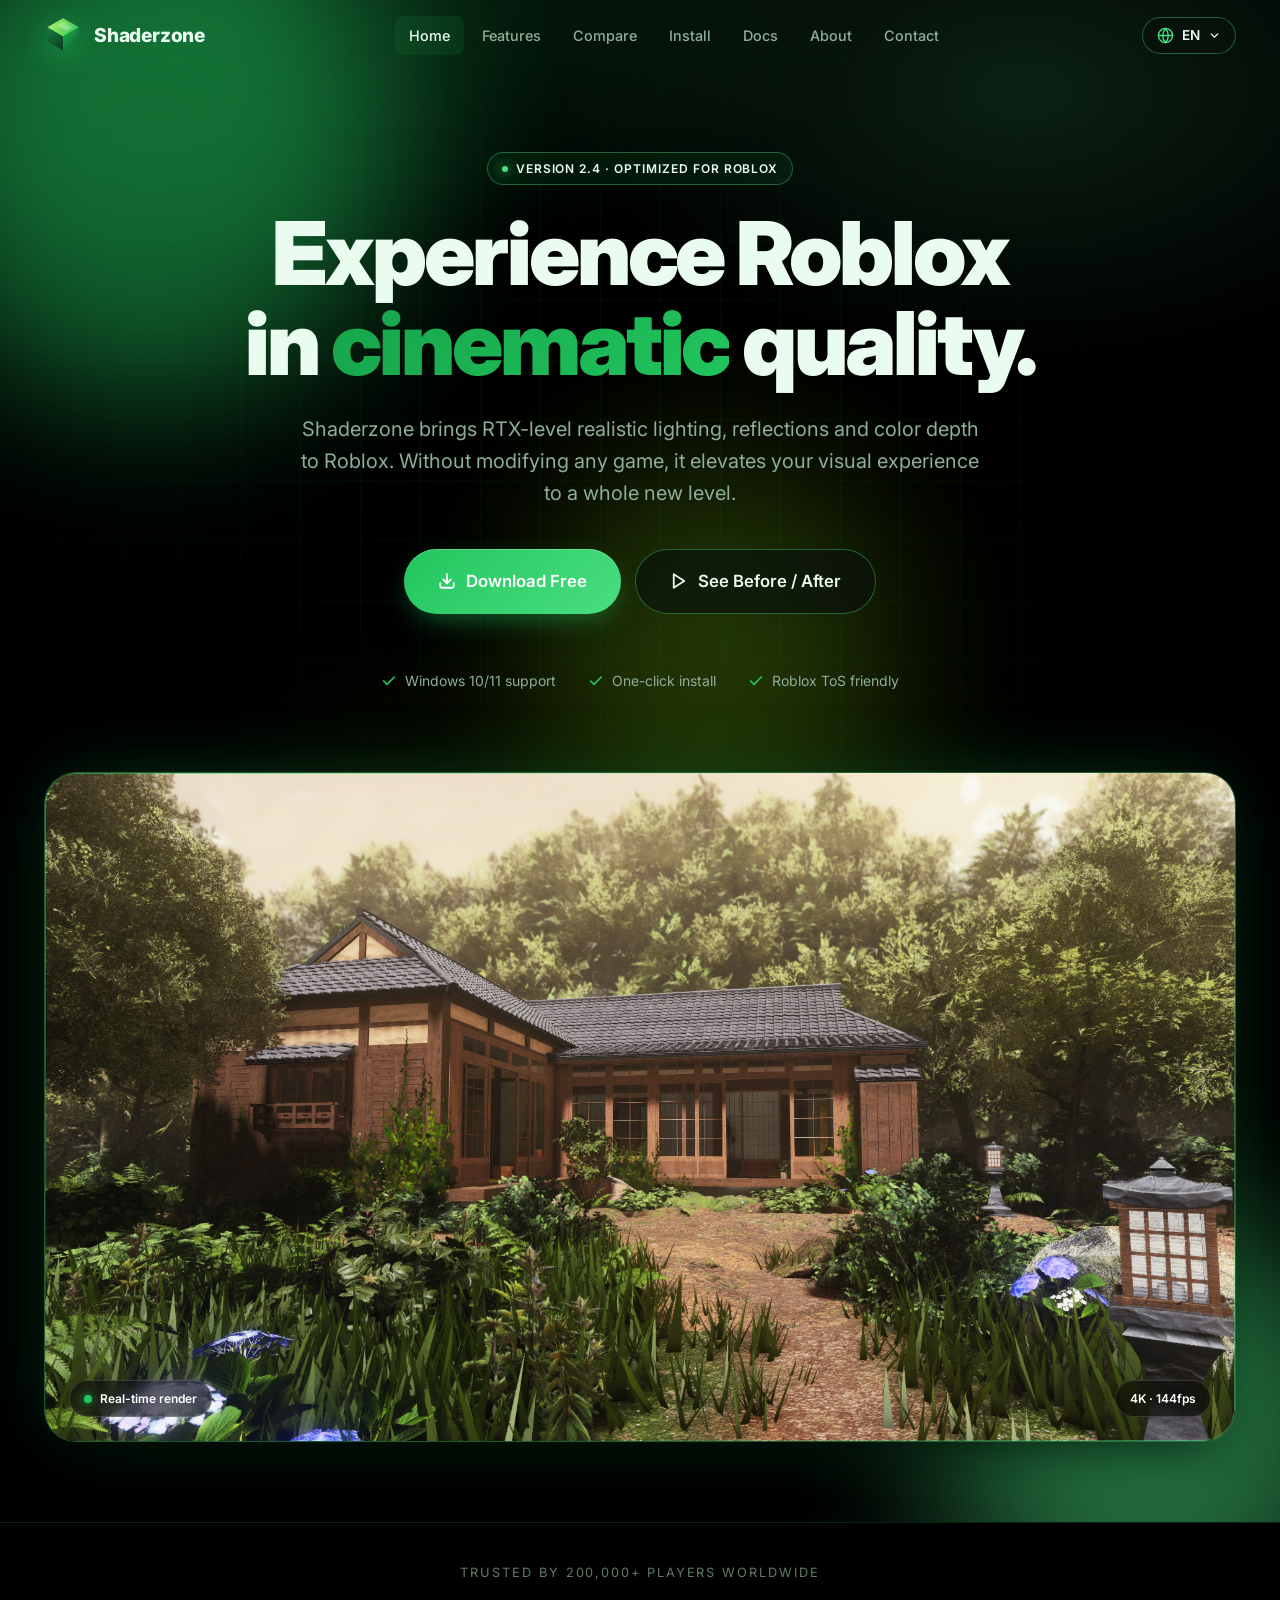
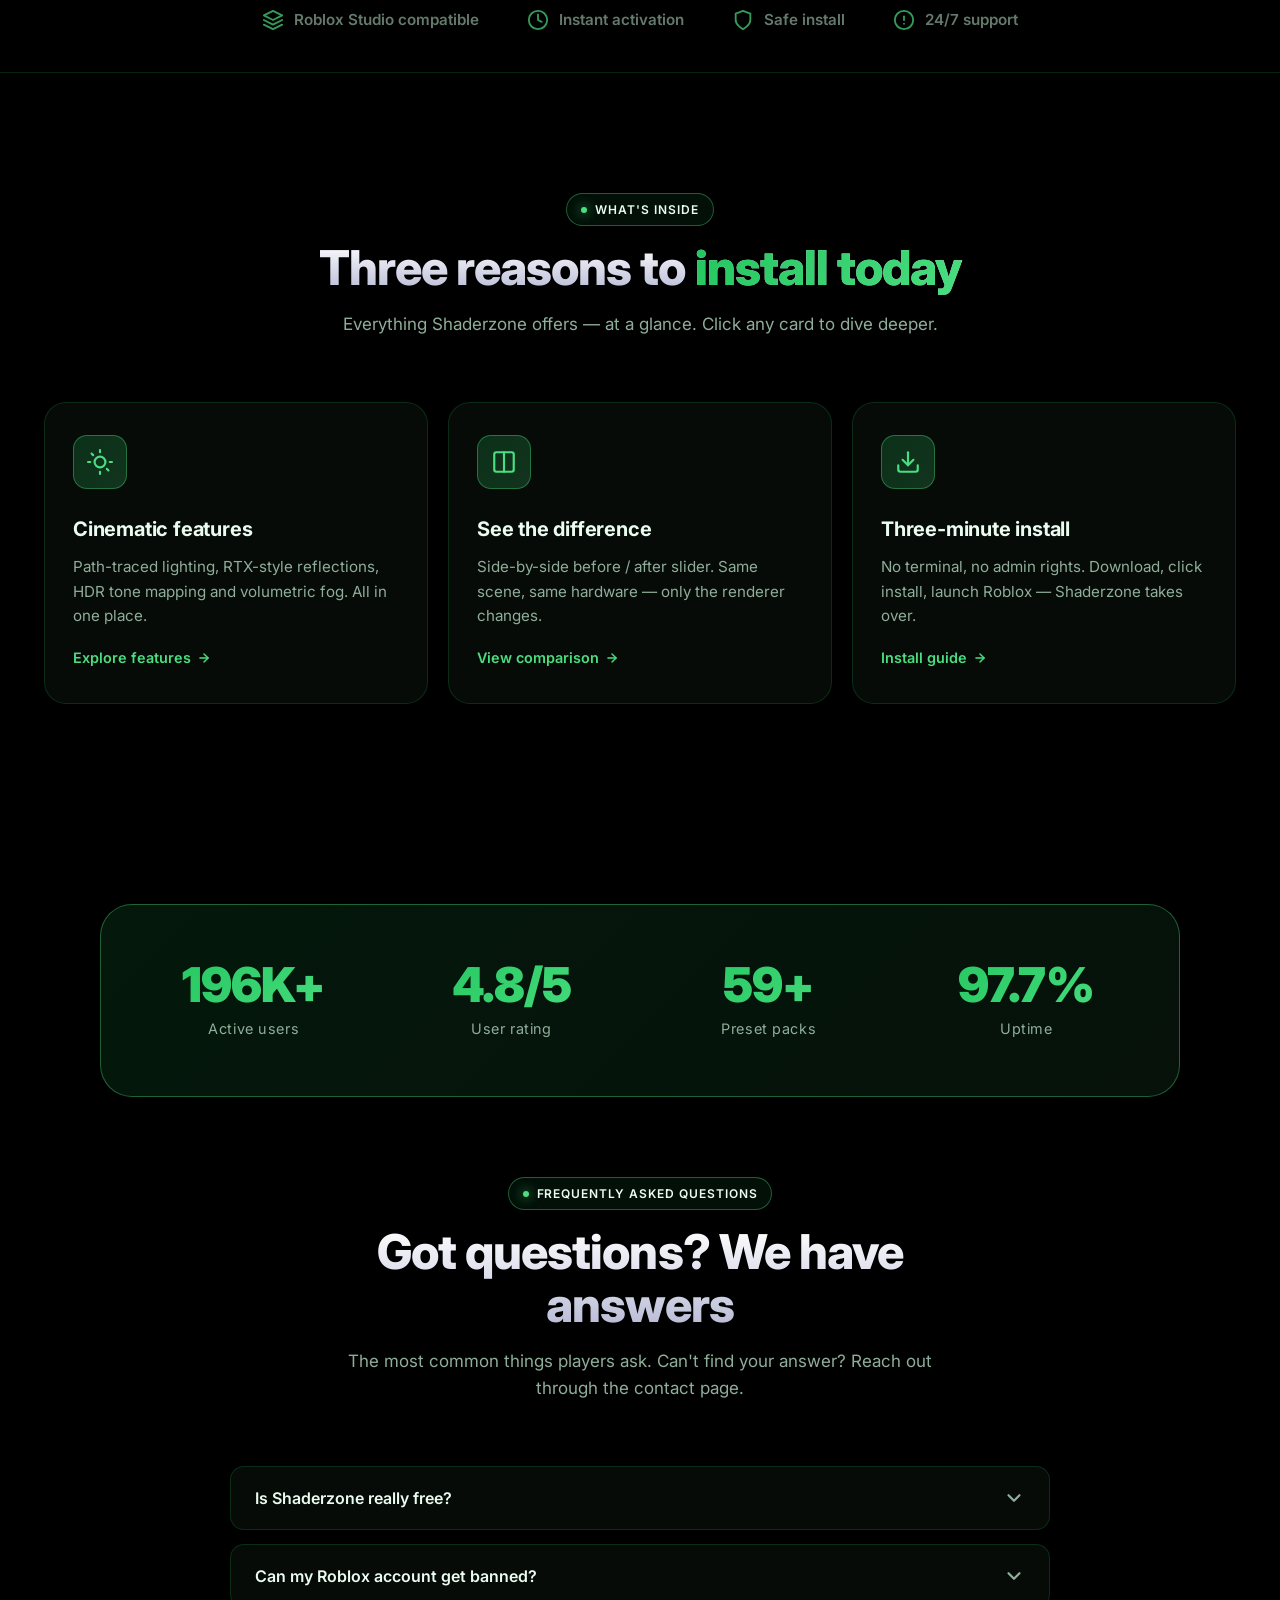
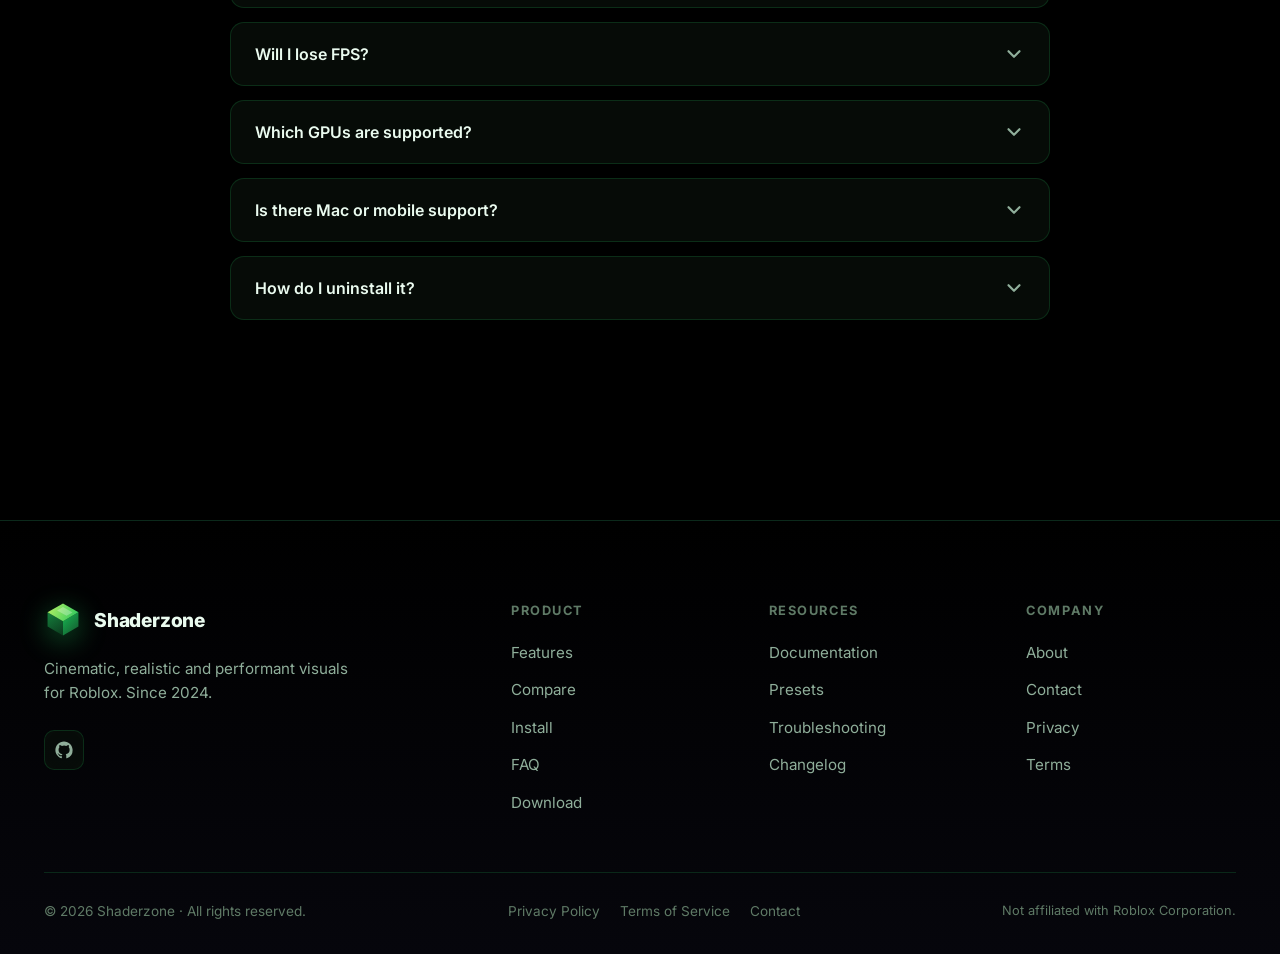
<file: index.html>
<!DOCTYPE html>
<html lang="en">
<head>
    <meta charset="UTF-8" />
    <meta name="viewport" content="width=device-width, initial-scale=1.0" />
    <meta name="theme-color" content="#000000" />
    <meta name="description" content="Shaderzone — RTX-level cinematic shader pack for Roblox. HD lighting, ray-traced-style reflections, realistic visuals. One-click install." />
    <meta name="keywords" content="Roblox shader, Roblox RTX, Roblox graphics, realistic Roblox, HD Roblox, Shaderzone" />
    <title>Shaderzone — Cinematic Shader Pack for Roblox</title>
    <link rel="icon" type="image/svg+xml" href="assets/favicon.svg" />
    <link rel="icon" type="image/png" sizes="32x32" href="assets/favicon.png" />
    <link rel="icon" href="assets/favicon.ico" sizes="any" />
    <link rel="apple-touch-icon" href="assets/apple-touch-icon.png" />
    <link rel="canonical" href="https://shaderzone.org/" />
    <meta name="author" content="Shaderzone" />
    <meta property="og:site_name" content="Shaderzone" />
    <meta property="og:type" content="website" />
    <meta property="og:locale" content="en_US" />
    <meta property="og:title" content="Shaderzone — Cinematic Shader Pack for Roblox" />
    <meta property="og:description" content="Shaderzone — RTX-level cinematic shader pack for Roblox. HD lighting, ray-traced-style reflections, realistic visuals. One-click install." />
    <meta property="og:url" content="https://shaderzone.org/" />
    <meta property="og:image" content="https://shaderzone.org/assets/og-image.png" />
    <meta property="og:image:width" content="1200" />
    <meta property="og:image:height" content="630" />
    <meta property="og:image:alt" content="Shaderzone — Cinematic RTX-level shaders for Roblox" />
    <meta name="twitter:card" content="summary_large_image" />
    <meta name="twitter:title" content="Shaderzone — Cinematic Shader Pack for Roblox" />
    <meta name="twitter:description" content="Shaderzone — RTX-level cinematic shader pack for Roblox. HD lighting, ray-traced-style reflections, realistic visuals. One-click install." />
    <meta name="twitter:image" content="https://shaderzone.org/assets/og-image.png" />
    <link rel="preconnect" href="https://fonts.googleapis.com" />
    <link rel="preconnect" href="https://fonts.gstatic.com" crossorigin />
    <link href="https://fonts.googleapis.com/css2?family=Inter:wght@400;500;600;700;800;900&display=swap" rel="stylesheet" />
    <link rel="stylesheet" href="css/style.css" />
</head>
<body>

<!-- ============ Header ============ -->
<header class="header">
    <div class="container">
        <a href="/" class="logo" aria-label="Shaderzone home">
            <span class="logo-mark">
                <svg viewBox="0 0 64 64" fill="none" aria-hidden="true" xmlns="http://www.w3.org/2000/svg"><defs><linearGradient id="szTop" x1="6" y1="4" x2="58" y2="34" gradientUnits="userSpaceOnUse"><stop offset="0%" stop-color="#bef264"/><stop offset="100%" stop-color="#22c55e"/></linearGradient><linearGradient id="szRight" x1="32" y1="34" x2="58" y2="58" gradientUnits="userSpaceOnUse"><stop offset="0%" stop-color="#16a34a"/><stop offset="100%" stop-color="#14532d"/></linearGradient><linearGradient id="szLeft" x1="6" y1="19" x2="32" y2="58" gradientUnits="userSpaceOnUse"><stop offset="0%" stop-color="#15803d"/><stop offset="100%" stop-color="#0c3a1e"/></linearGradient></defs><path d="M6 19 L32 34 L32 58 L6 43 Z" fill="url(#szLeft)"/><path d="M58 19 L58 43 L32 58 L32 34 Z" fill="url(#szRight)"/><path d="M32 4 L58 19 L32 34 L6 19 Z" fill="url(#szTop)"/><path d="M32 10 L48 19.5 L38 25 L22 16 Z" fill="#ffffff" opacity="0.28"/><path d="M32 4 L58 19 M32 4 L6 19" stroke="#d9f99d" stroke-width="0.6" opacity="0.7"/></svg>
            </span>
            Shaderzone
        </a>

        <nav class="nav" aria-label="Main navigation">
            <a href="/" class="active">Home</a>
            <a href="features">Features</a>
            <a href="compare">Compare</a>
            <a href="install">Install</a>
            <a href="documentation">Docs</a>
            <a href="about">About</a>
            <a href="contact">Contact</a>
        </nav>

        <div class="header-cta">
            <div class="lang-switch">
                <button class="lang-btn" aria-label="Select language" aria-haspopup="true">
                    <svg class="globe" viewBox="0 0 24 24" fill="none" stroke="currentColor" stroke-width="2" stroke-linecap="round" stroke-linejoin="round"><circle cx="12" cy="12" r="10"/><line x1="2" y1="12" x2="22" y2="12"/><path d="M12 2a15.3 15.3 0 0 1 4 10 15.3 15.3 0 0 1-4 10 15.3 15.3 0 0 1-4-10 15.3 15.3 0 0 1 4-10z"/></svg>
                    <span class="lang-current">EN</span>
                    <svg class="chev" viewBox="0 0 24 24" fill="none" stroke="currentColor" stroke-width="2.6" stroke-linecap="round" stroke-linejoin="round"><polyline points="6 9 12 15 18 9"/></svg>
                </button>
                <div class="lang-menu" role="menu">
                    <button class="lang-option" data-lang="en"><span class="lang-code">EN</span> English</button>
                    <button class="lang-option" data-lang="tr"><span class="lang-code">TR</span> Türkçe</button>
                    <button class="lang-option" data-lang="ru"><span class="lang-code">RU</span> Русский</button>
                    <button class="lang-option" data-lang="de"><span class="lang-code">DE</span> Deutsch</button>
                    <button class="lang-option" data-lang="fr"><span class="lang-code">FR</span> Français</button>
                    <button class="lang-option" data-lang="es"><span class="lang-code">ES</span> Español</button>
                </div>
            </div>
            <button class="menu-toggle" aria-label="Open menu">
                <svg viewBox="0 0 24 24" fill="none" stroke="currentColor" stroke-width="2" stroke-linecap="round"><line x1="3" y1="6" x2="21" y2="6"/><line x1="3" y1="12" x2="21" y2="12"/><line x1="3" y1="18" x2="21" y2="18"/></svg>
            </button>
        </div>
    </div>
</header>

<!-- ============ Hero ============ -->
<section class="hero">
    <div class="hero-bg" aria-hidden="true">
        <div class="hero-orb one"></div>
        <div class="hero-orb two"></div>
        <div class="hero-orb three"></div>
    </div>
    <div class="container">
        <div class="hero-inner">
            <span class="eyebrow reveal"><span class="dot"></span><span data-i18n="hero.badge">Version 2.4 · Optimized for Roblox</span></span>
            <h1 class="hero-title reveal" data-i18n="hero.title">
                Experience Roblox<br>in <span class="accent">cinematic</span> quality.
            </h1>
            <p class="hero-subtitle reveal" data-i18n="hero.subtitle">
                Shaderzone brings RTX-level realistic lighting, reflections and color
                depth to Roblox. Without modifying any game, it elevates your visual
                experience to a whole new level.
            </p>
            <div class="hero-actions reveal">
                <a href="install#download" class="btn btn-primary btn-lg">
                    <svg class="btn-icon" viewBox="0 0 24 24" fill="none" stroke="currentColor" stroke-width="2.4" stroke-linecap="round" stroke-linejoin="round"><path d="M21 15v4a2 2 0 0 1-2 2H5a2 2 0 0 1-2-2v-4"/><polyline points="7 10 12 15 17 10"/><line x1="12" y1="15" x2="12" y2="3"/></svg>
                    <span data-i18n="hero.btnDownload">Download Free</span>
                </a>
                <a href="compare" class="btn btn-secondary btn-lg">
                    <svg class="btn-icon" viewBox="0 0 24 24" fill="none" stroke="currentColor" stroke-width="2.4" stroke-linecap="round" stroke-linejoin="round"><polygon points="5 3 19 12 5 21 5 3"/></svg>
                    <span data-i18n="hero.btnCompare">See Before / After</span>
                </a>
            </div>
            <div class="hero-meta reveal">
                <span class="hero-meta-item"><svg viewBox="0 0 24 24" fill="none" stroke="currentColor" stroke-width="2.5" stroke-linecap="round" stroke-linejoin="round"><polyline points="20 6 9 17 4 12"/></svg> <span data-i18n="hero.meta1">Windows 10/11 support</span></span>
                <span class="hero-meta-item"><svg viewBox="0 0 24 24" fill="none" stroke="currentColor" stroke-width="2.5" stroke-linecap="round" stroke-linejoin="round"><polyline points="20 6 9 17 4 12"/></svg> <span data-i18n="hero.meta2">One-click install</span></span>
                <span class="hero-meta-item"><svg viewBox="0 0 24 24" fill="none" stroke="currentColor" stroke-width="2.5" stroke-linecap="round" stroke-linejoin="round"><polyline points="20 6 9 17 4 12"/></svg> <span data-i18n="hero.meta3">Roblox ToS friendly</span></span>
            </div>

            <div class="hero-preview reveal" aria-hidden="true">
                <img src="assets/after.jpg" alt="Shaderzone live preview" style="width:100%;height:100%;object-fit:cover;display:block;" />
                <div class="hero-preview-overlay">
                    <span class="hero-preview-badge"><span class="live-dot"></span><span data-i18n="hero.live">Real-time render</span></span>
                    <span class="hero-preview-badge">4K · 144fps</span>
                </div>
            </div>
        </div>
    </div>
</section>

<!-- ============ Trust strip ============ -->
<section class="trust">
    <div class="container">
        <div class="trust-label" data-i18n="trust.label">Trusted by 200,000+ players worldwide</div>
        <div class="trust-row">
            <span><svg viewBox="0 0 24 24" fill="none" stroke="currentColor" stroke-width="2" stroke-linecap="round" stroke-linejoin="round"><path d="M12 2L2 7l10 5 10-5-10-5z"/><path d="M2 17l10 5 10-5"/><path d="M2 12l10 5 10-5"/></svg> <span data-i18n="trust.1">Roblox Studio compatible</span></span>
            <span><svg viewBox="0 0 24 24" fill="none" stroke="currentColor" stroke-width="2" stroke-linecap="round" stroke-linejoin="round"><circle cx="12" cy="12" r="10"/><polyline points="12 6 12 12 16 14"/></svg> <span data-i18n="trust.2">Instant activation</span></span>
            <span><svg viewBox="0 0 24 24" fill="none" stroke="currentColor" stroke-width="2" stroke-linecap="round" stroke-linejoin="round"><path d="M12 22s8-4 8-10V5l-8-3-8 3v7c0 6 8 10 8 10z"/></svg> <span data-i18n="trust.3">Safe install</span></span>
            <span><svg viewBox="0 0 24 24" fill="none" stroke="currentColor" stroke-width="2" stroke-linecap="round" stroke-linejoin="round"><circle cx="12" cy="12" r="10"/><line x1="12" y1="8" x2="12" y2="12"/><line x1="12" y1="16" x2="12.01" y2="16"/></svg> <span data-i18n="trust.4">24/7 support</span></span>
        </div>
    </div>
</section>

<!-- ============ What's inside (teaser cards) ============ -->
<section class="section" id="inside">
    <div class="container">
        <div class="section-head reveal">
            <span class="eyebrow"><span class="dot"></span><span data-i18n="inside.eyebrow">What's inside</span></span>
            <h2 class="section-title" data-i18n="inside.title">Three reasons to <span class="gradient-text">install today</span></h2>
            <p class="section-subtitle" data-i18n="inside.subtitle">Everything Shaderzone offers — at a glance. Click any card to dive deeper.</p>
        </div>

        <div class="features-grid">
            <a href="features" class="feature-card reveal" style="text-decoration:none;color:inherit;">
                <div class="feature-icon">
                    <svg viewBox="0 0 24 24" fill="none" stroke="currentColor" stroke-width="2" stroke-linecap="round" stroke-linejoin="round"><circle cx="12" cy="12" r="5"/><line x1="12" y1="1" x2="12" y2="3"/><line x1="12" y1="21" x2="12" y2="23"/><line x1="4.22" y1="4.22" x2="5.64" y2="5.64"/><line x1="18.36" y1="18.36" x2="19.78" y2="19.78"/><line x1="1" y1="12" x2="3" y2="12"/><line x1="21" y1="12" x2="23" y2="12"/></svg>
                </div>
                <h3 data-i18n="inside.c1t">Cinematic features</h3>
                <p data-i18n="inside.c1d">Path-traced lighting, RTX-style reflections, HDR tone mapping and volumetric fog. All in one place.</p>
                <span style="display:inline-flex;align-items:center;gap:6px;margin-top:18px;color:var(--accent-2);font-weight:600;font-size:.9rem;"><span data-i18n="inside.c1l">Explore features</span>
                    <svg width="14" height="14" viewBox="0 0 24 24" fill="none" stroke="currentColor" stroke-width="2.4" stroke-linecap="round" stroke-linejoin="round"><line x1="5" y1="12" x2="19" y2="12"/><polyline points="12 5 19 12 12 19"/></svg>
                </span>
            </a>

            <a href="compare" class="feature-card reveal" style="text-decoration:none;color:inherit;">
                <div class="feature-icon">
                    <svg viewBox="0 0 24 24" fill="none" stroke="currentColor" stroke-width="2" stroke-linecap="round" stroke-linejoin="round"><rect x="3" y="3" width="18" height="18" rx="2"/><line x1="12" y1="3" x2="12" y2="21"/></svg>
                </div>
                <h3 data-i18n="inside.c2t">See the difference</h3>
                <p data-i18n="inside.c2d">Side-by-side before / after slider. Same scene, same hardware — only the renderer changes.</p>
                <span style="display:inline-flex;align-items:center;gap:6px;margin-top:18px;color:var(--accent-2);font-weight:600;font-size:.9rem;"><span data-i18n="inside.c2l">View comparison</span>
                    <svg width="14" height="14" viewBox="0 0 24 24" fill="none" stroke="currentColor" stroke-width="2.4" stroke-linecap="round" stroke-linejoin="round"><line x1="5" y1="12" x2="19" y2="12"/><polyline points="12 5 19 12 12 19"/></svg>
                </span>
            </a>

            <a href="install" class="feature-card reveal" style="text-decoration:none;color:inherit;">
                <div class="feature-icon">
                    <svg viewBox="0 0 24 24" fill="none" stroke="currentColor" stroke-width="2" stroke-linecap="round" stroke-linejoin="round"><path d="M21 15v4a2 2 0 0 1-2 2H5a2 2 0 0 1-2-2v-4"/><polyline points="7 10 12 15 17 10"/><line x1="12" y1="15" x2="12" y2="3"/></svg>
                </div>
                <h3 data-i18n="inside.c3t">Three-minute install</h3>
                <p data-i18n="inside.c3d">No terminal, no admin rights. Download, click install, launch Roblox — Shaderzone takes over.</p>
                <span style="display:inline-flex;align-items:center;gap:6px;margin-top:18px;color:var(--accent-2);font-weight:600;font-size:.9rem;"><span data-i18n="inside.c3l">Install guide</span>
                    <svg width="14" height="14" viewBox="0 0 24 24" fill="none" stroke="currentColor" stroke-width="2.4" stroke-linecap="round" stroke-linejoin="round"><line x1="5" y1="12" x2="19" y2="12"/><polyline points="12 5 19 12 12 19"/></svg>
                </span>
            </a>
        </div>
    </div>
</section>

<!-- ============ Stats ============ -->
<section class="section-sm">
    <div class="container">
        <div class="stats reveal">
            <div>
                <div class="stat-num"><span data-count="200" data-suffix="K+">0</span></div>
                <div class="stat-label" data-i18n="stats.users">Active users</div>
            </div>
            <div>
                <div class="stat-num"><span data-count="4.9" data-decimals="1" data-suffix="/5">0</span></div>
                <div class="stat-label" data-i18n="stats.rating">User rating</div>
            </div>
            <div>
                <div class="stat-num"><span data-count="60" data-suffix="+">0</span></div>
                <div class="stat-label" data-i18n="stats.presets">Preset packs</div>
            </div>
            <div>
                <div class="stat-num"><span data-count="99.9" data-decimals="1" data-suffix="%">0</span></div>
                <div class="stat-label" data-i18n="stats.uptime">Uptime</div>
            </div>
        </div>
    </div>
</section>

<!-- ============ FAQ ============ -->
<section class="section" id="faq" style="padding-top:0">
    <div class="container">
        <div class="section-head reveal">
            <span class="eyebrow"><span class="dot"></span><span data-i18n="faq.eyebrow">Frequently asked questions</span></span>
            <h2 class="section-title" data-i18n="faq.title">Got questions? We have answers</h2>
            <p class="section-subtitle" data-i18n="faq.subtitle">The most common things players ask. Can't find your answer? Reach out through the contact page.</p>
        </div>

        <div class="faq reveal">
            <div class="faq-item">
                <button class="faq-q"><span data-i18n="faq.q1">Is Shaderzone really free?</span>
                    <svg class="chev" viewBox="0 0 24 24" fill="none" stroke="currentColor" stroke-width="2.4" stroke-linecap="round" stroke-linejoin="round"><polyline points="6 9 12 15 18 9"/></svg>
                </button>
                <div class="faq-a"><div class="faq-a-inner" data-i18n="faq.a1">
                    Yes — the core version is 100% free. Shaderzone Pro, which includes
                    advanced cinematic presets and additional lighting modules, is an
                    optional upgrade.
                </div></div>
            </div>

            <div class="faq-item">
                <button class="faq-q"><span data-i18n="faq.q2">Can my Roblox account get banned?</span>
                    <svg class="chev" viewBox="0 0 24 24" fill="none" stroke="currentColor" stroke-width="2.4" stroke-linecap="round" stroke-linejoin="round"><polyline points="6 9 12 15 18 9"/></svg>
                </button>
                <div class="faq-a"><div class="faq-a-inner" data-i18n="faq.a2">
                    No. Shaderzone does not touch Roblox files or its memory. It only
                    applies a post-process pass to the GPU's render output, which is
                    a method that aligns with the Roblox Terms of Service.
                </div></div>
            </div>

            <div class="faq-item">
                <button class="faq-q"><span data-i18n="faq.q3">Will I lose FPS?</span>
                    <svg class="chev" viewBox="0 0 24 24" fill="none" stroke="currentColor" stroke-width="2.4" stroke-linecap="round" stroke-linejoin="round"><polyline points="6 9 12 15 18 9"/></svg>
                </button>
                <div class="faq-a"><div class="faq-a-inner" data-i18n="faq.a3">
                    Depending on your hardware, expect a 5–15% FPS variance. The
                    "Performance" preset is designed for lower-end machines and adds
                    visual polish with virtually no measurable FPS impact.
                </div></div>
            </div>

            <div class="faq-item">
                <button class="faq-q"><span data-i18n="faq.q4">Which GPUs are supported?</span>
                    <svg class="chev" viewBox="0 0 24 24" fill="none" stroke="currentColor" stroke-width="2.4" stroke-linecap="round" stroke-linejoin="round"><polyline points="6 9 12 15 18 9"/></svg>
                </button>
                <div class="faq-a"><div class="faq-a-inner" data-i18n="faq.a4">
                    NVIDIA GTX 750 and newer, AMD RX 460 and newer, plus most modern
                    Intel integrated graphics (HD 4000+). DirectX 11 is required.
                </div></div>
            </div>

            <div class="faq-item">
                <button class="faq-q"><span data-i18n="faq.q5">Is there Mac or mobile support?</span>
                    <svg class="chev" viewBox="0 0 24 24" fill="none" stroke="currentColor" stroke-width="2.4" stroke-linecap="round" stroke-linejoin="round"><polyline points="6 9 12 15 18 9"/></svg>
                </button>
                <div class="faq-a"><div class="faq-a-inner" data-i18n="faq.a5">
                    Currently Windows-only. A macOS build is on our roadmap for 2026.
                    Mobile platforms (iOS/Android) are not supported because Roblox's
                    rendering pipeline on mobile is closed.
                </div></div>
            </div>

            <div class="faq-item">
                <button class="faq-q"><span data-i18n="faq.q6">How do I uninstall it?</span>
                    <svg class="chev" viewBox="0 0 24 24" fill="none" stroke="currentColor" stroke-width="2.4" stroke-linecap="round" stroke-linejoin="round"><polyline points="6 9 12 15 18 9"/></svg>
                </button>
                <div class="faq-a"><div class="faq-a-inner" data-i18n="faq.a6">
                    Open Windows "Apps &amp; features", select Shaderzone, and click
                    Uninstall. All files are removed cleanly — no leftover folders or
                    registry traces.
                </div></div>
            </div>
        </div>
    </div>
</section>

<!-- ============ Footer ============ -->
<footer class="footer">
    <div class="container">
        <div class="footer-grid">
            <div class="footer-brand">
                <a href="/" class="logo">
                    <span class="logo-mark"><svg viewBox="0 0 64 64" fill="none" aria-hidden="true" xmlns="http://www.w3.org/2000/svg"><defs><linearGradient id="szTopF" x1="6" y1="4" x2="58" y2="34" gradientUnits="userSpaceOnUse"><stop offset="0%" stop-color="#bef264"/><stop offset="100%" stop-color="#22c55e"/></linearGradient><linearGradient id="szRightF" x1="32" y1="34" x2="58" y2="58" gradientUnits="userSpaceOnUse"><stop offset="0%" stop-color="#16a34a"/><stop offset="100%" stop-color="#14532d"/></linearGradient><linearGradient id="szLeftF" x1="6" y1="19" x2="32" y2="58" gradientUnits="userSpaceOnUse"><stop offset="0%" stop-color="#15803d"/><stop offset="100%" stop-color="#0c3a1e"/></linearGradient></defs><path d="M6 19 L32 34 L32 58 L6 43 Z" fill="url(#szLeftF)"/><path d="M58 19 L58 43 L32 58 L32 34 Z" fill="url(#szRightF)"/><path d="M32 4 L58 19 L32 34 L6 19 Z" fill="url(#szTopF)"/><path d="M32 10 L48 19.5 L38 25 L22 16 Z" fill="#ffffff" opacity="0.28"/></svg></span>
                    Shaderzone
                </a>
                <p class="footer-tag" data-i18n="footer.tagline">Cinematic, realistic and performant visuals for Roblox. Since 2024.</p>
                <div class="socials">
                    <a href="#" aria-label="GitHub"><svg viewBox="0 0 24 24" fill="currentColor"><path d="M12 .5C5.65.5.5 5.65.5 12c0 5.08 3.29 9.39 7.86 10.91.58.11.79-.25.79-.56v-2c-3.2.7-3.87-1.36-3.87-1.36-.53-1.34-1.3-1.7-1.3-1.7-1.06-.72.08-.71.08-.71 1.17.08 1.78 1.2 1.78 1.2 1.04 1.78 2.74 1.27 3.4.97.11-.75.41-1.27.74-1.56-2.55-.29-5.23-1.28-5.23-5.69 0-1.26.45-2.29 1.18-3.1-.12-.29-.51-1.46.11-3.04 0 0 .97-.31 3.18 1.18a11 11 0 0 1 5.79 0c2.2-1.49 3.17-1.18 3.17-1.18.63 1.58.24 2.75.12 3.04.74.81 1.18 1.84 1.18 3.1 0 4.42-2.69 5.4-5.25 5.68.42.36.79 1.07.79 2.17v3.21c0 .31.21.68.8.56A11.5 11.5 0 0 0 23.5 12C23.5 5.65 18.35.5 12 .5z"/></svg></a>
                </div>
            </div>
            <div class="footer-col">
                <h4 data-i18n="footer.product">Product</h4>
                <ul>
                    <li><a href="features" data-i18n="nav.features">Features</a></li>
                    <li><a href="compare" data-i18n="nav.compare">Compare</a></li>
                    <li><a href="install" data-i18n="nav.install">Install</a></li>
                    <li><a href="index.html#faq" data-i18n="footer.faq">FAQ</a></li>
                    <li><a href="install#download" data-i18n="footer.download">Download</a></li>
                </ul>
            </div>
            <div class="footer-col">
                <h4 data-i18n="footer.resources">Resources</h4>
                <ul>
                    <li><a href="documentation" data-i18n="footer.documentation">Documentation</a></li>
                    <li><a href="documentation#presets" data-i18n="footer.presets">Presets</a></li>
                    <li><a href="documentation#troubleshooting" data-i18n="footer.troubleshooting">Troubleshooting</a></li>
                    <li><a href="documentation#changelog" data-i18n="footer.changelog">Changelog</a></li>
                </ul>
            </div>
            <div class="footer-col">
                <h4 data-i18n="footer.company">Company</h4>
                <ul>
                    <li><a href="about" data-i18n="nav.about">About</a></li>
                    <li><a href="contact" data-i18n="nav.contact">Contact</a></li>
                    <li><a href="privacy" data-i18n="footer.privacy">Privacy</a></li>
                    <li><a href="terms" data-i18n="footer.terms">Terms</a></li>
                </ul>
            </div>
        </div>
        <div class="footer-bottom">
            <span>© <span id="year"></span> Shaderzone · <span data-i18n="footer.rights">All rights reserved.</span></span>
            <div class="legal-links">
                <a href="privacy" data-i18n="legal.privacy">Privacy Policy</a>
                <a href="terms" data-i18n="legal.terms">Terms of Service</a>
                <a href="contact" data-i18n="nav.contact">Contact</a>
            </div>
            <span style="color: var(--text-dim); font-size: 0.8rem;" data-i18n="footer.disclaimer">Not affiliated with Roblox Corporation.</span>
        </div>
    </div>
</footer>

<script src="js/i18n.js"></script>
<script src="js/main.js"></script>
</body>
</html>
</file>
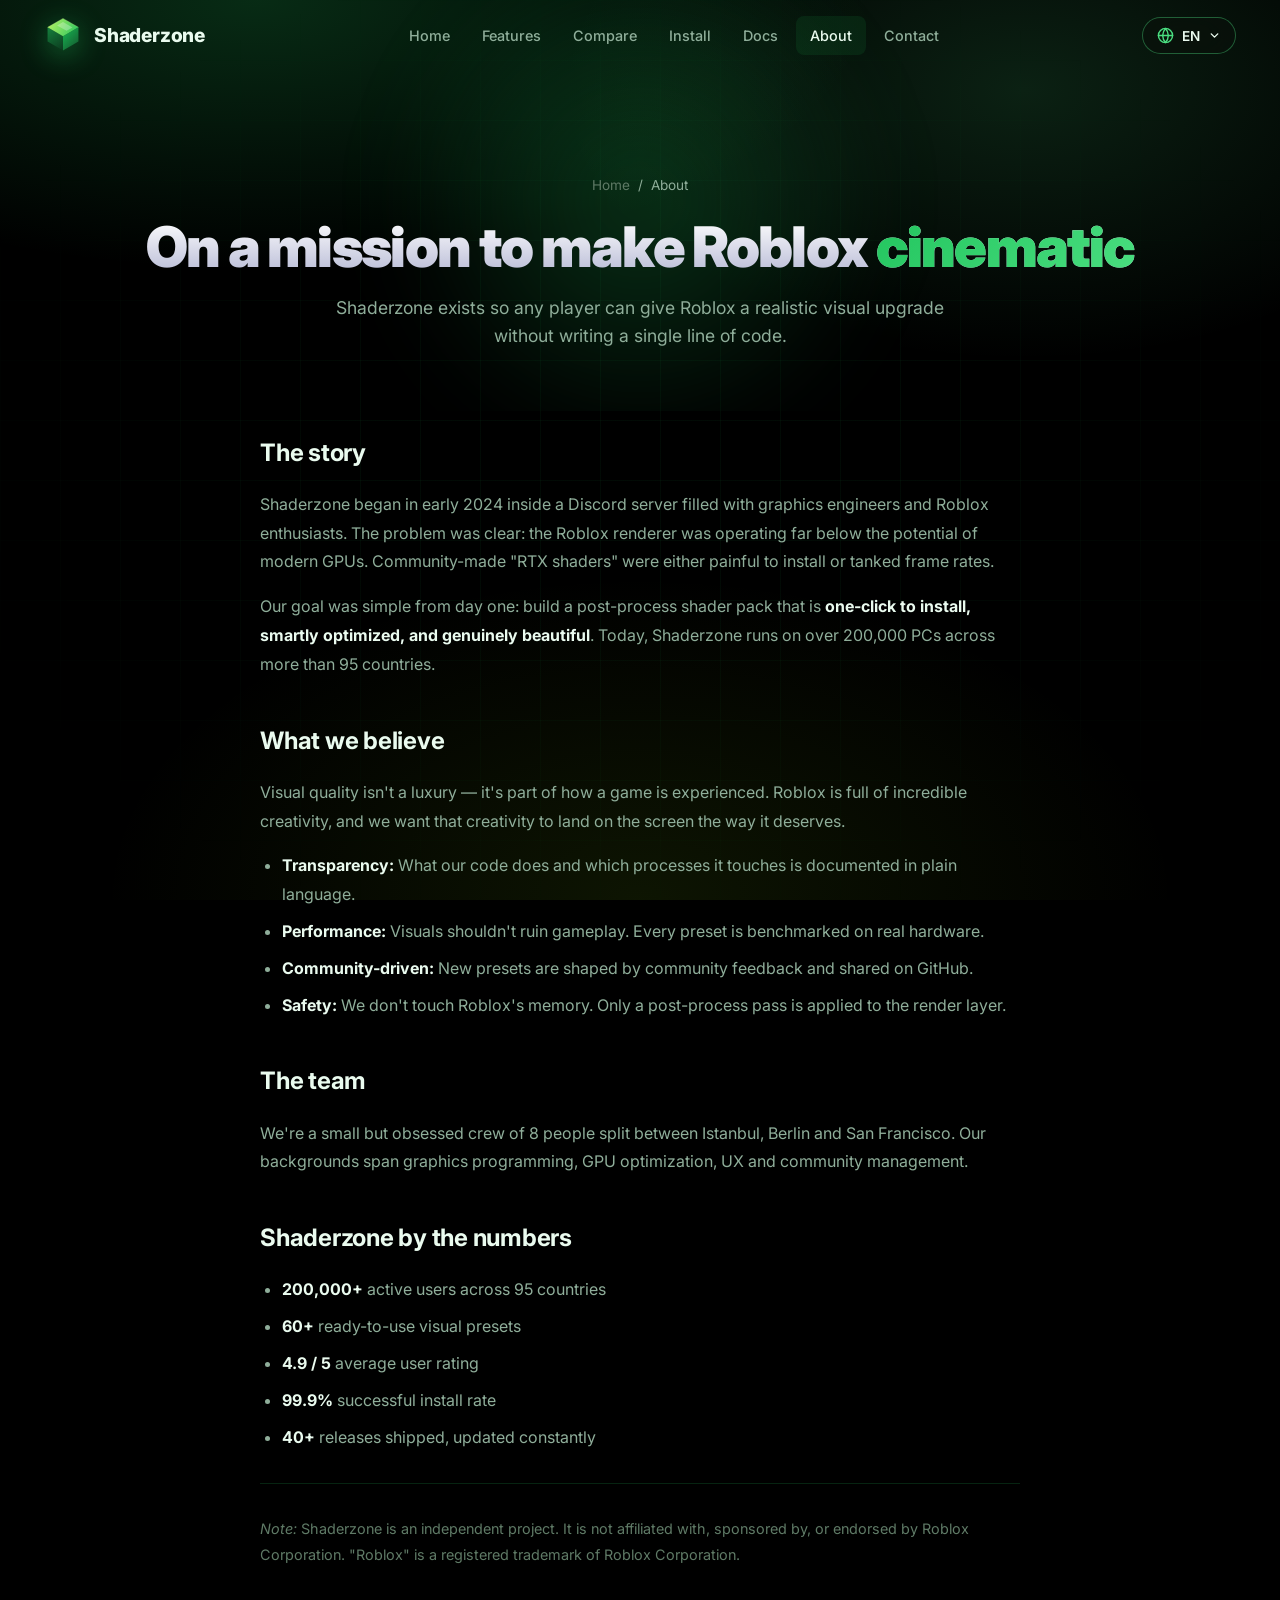
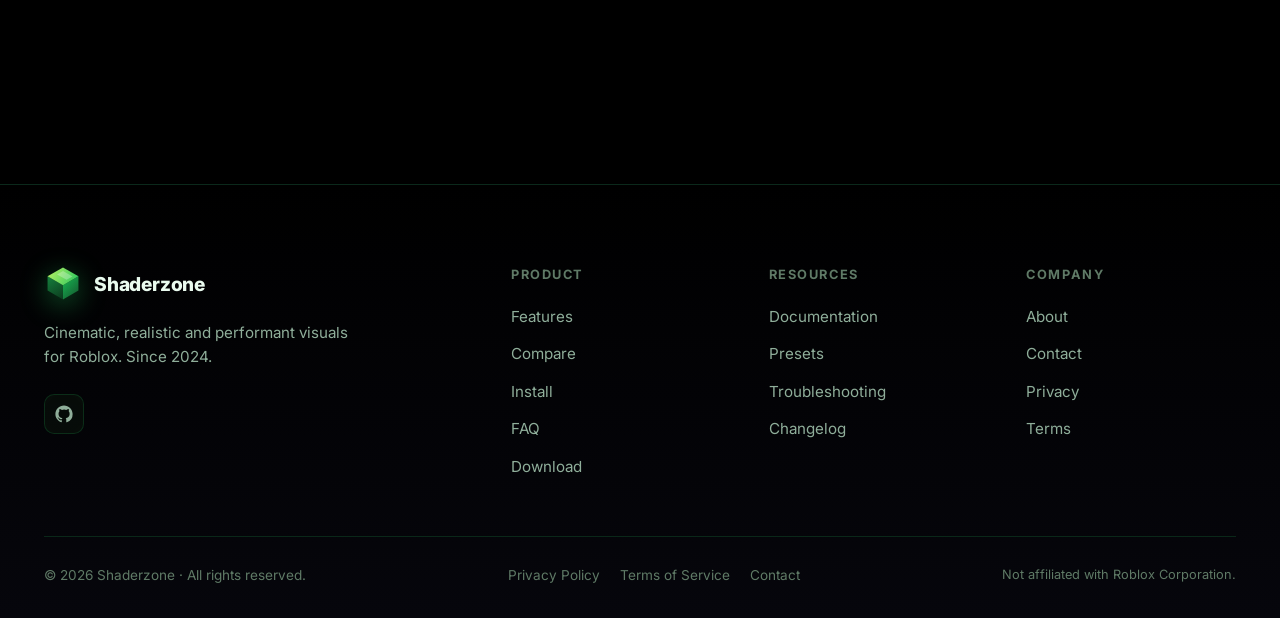
<file: about.html>
<!DOCTYPE html>
<html lang="en">
<head>
    <meta charset="UTF-8" />
    <meta name="viewport" content="width=device-width, initial-scale=1.0" />
    <meta name="theme-color" content="#000000" />
    <meta name="description" content="The Shaderzone team, mission and story. Meet the people building cinematic visuals for Roblox players." />
    <title>About — Shaderzone</title>
    <link rel="icon" type="image/svg+xml" href="assets/favicon.svg" />
    <link rel="icon" type="image/png" sizes="32x32" href="assets/favicon.png" />
    <link rel="icon" href="assets/favicon.ico" sizes="any" />
    <link rel="apple-touch-icon" href="assets/apple-touch-icon.png" />
    <link rel="canonical" href="https://shaderzone.org/about" />
    <meta name="author" content="Shaderzone" />
    <meta property="og:site_name" content="Shaderzone" />
    <meta property="og:type" content="website" />
    <meta property="og:locale" content="en_US" />
    <meta property="og:title" content="About — Shaderzone" />
    <meta property="og:description" content="The Shaderzone team, mission and story. Meet the people building cinematic visuals for Roblox players." />
    <meta property="og:url" content="https://shaderzone.org/about" />
    <meta property="og:image" content="https://shaderzone.org/assets/og-image.png" />
    <meta property="og:image:width" content="1200" />
    <meta property="og:image:height" content="630" />
    <meta property="og:image:alt" content="Shaderzone — Cinematic RTX-level shaders for Roblox" />
    <meta name="twitter:card" content="summary_large_image" />
    <meta name="twitter:title" content="About — Shaderzone" />
    <meta name="twitter:description" content="The Shaderzone team, mission and story. Meet the people building cinematic visuals for Roblox players." />
    <meta name="twitter:image" content="https://shaderzone.org/assets/og-image.png" />
    <link rel="preconnect" href="https://fonts.googleapis.com" />
    <link rel="preconnect" href="https://fonts.gstatic.com" crossorigin />
    <link href="https://fonts.googleapis.com/css2?family=Inter:wght@400;500;600;700;800;900&display=swap" rel="stylesheet" />
    <link rel="stylesheet" href="css/style.css" />
</head>
<body>

<header class="header">
    <div class="container">
        <a href="/" class="logo" aria-label="Shaderzone home">
            <span class="logo-mark">
                <svg viewBox="0 0 64 64" fill="none" aria-hidden="true" xmlns="http://www.w3.org/2000/svg"><defs><linearGradient id="szTop" x1="6" y1="4" x2="58" y2="34" gradientUnits="userSpaceOnUse"><stop offset="0%" stop-color="#bef264"/><stop offset="100%" stop-color="#22c55e"/></linearGradient><linearGradient id="szRight" x1="32" y1="34" x2="58" y2="58" gradientUnits="userSpaceOnUse"><stop offset="0%" stop-color="#16a34a"/><stop offset="100%" stop-color="#14532d"/></linearGradient><linearGradient id="szLeft" x1="6" y1="19" x2="32" y2="58" gradientUnits="userSpaceOnUse"><stop offset="0%" stop-color="#15803d"/><stop offset="100%" stop-color="#0c3a1e"/></linearGradient></defs><path d="M6 19 L32 34 L32 58 L6 43 Z" fill="url(#szLeft)"/><path d="M58 19 L58 43 L32 58 L32 34 Z" fill="url(#szRight)"/><path d="M32 4 L58 19 L32 34 L6 19 Z" fill="url(#szTop)"/><path d="M32 10 L48 19.5 L38 25 L22 16 Z" fill="#ffffff" opacity="0.28"/><path d="M32 4 L58 19 M32 4 L6 19" stroke="#d9f99d" stroke-width="0.6" opacity="0.7"/></svg>
            </span>
            Shaderzone
        </a>
        <nav class="nav" aria-label="Main navigation">
            <a href="/">Home</a>
            <a href="features">Features</a>
            <a href="compare">Compare</a>
            <a href="install">Install</a>
            <a href="documentation">Docs</a>
            <a href="about" class="active">About</a>
            <a href="contact">Contact</a>
        </nav>
        <div class="header-cta">
            <div class="lang-switch">
                <button class="lang-btn" aria-label="Select language" aria-haspopup="true">
                    <svg class="globe" viewBox="0 0 24 24" fill="none" stroke="currentColor" stroke-width="2" stroke-linecap="round" stroke-linejoin="round"><circle cx="12" cy="12" r="10"/><line x1="2" y1="12" x2="22" y2="12"/><path d="M12 2a15.3 15.3 0 0 1 4 10 15.3 15.3 0 0 1-4 10 15.3 15.3 0 0 1-4-10 15.3 15.3 0 0 1 4-10z"/></svg>
                    <span class="lang-current">EN</span>
                    <svg class="chev" viewBox="0 0 24 24" fill="none" stroke="currentColor" stroke-width="2.6" stroke-linecap="round" stroke-linejoin="round"><polyline points="6 9 12 15 18 9"/></svg>
                </button>
                <div class="lang-menu" role="menu">
                    <button class="lang-option" data-lang="en"><span class="lang-code">EN</span> English</button>
                    <button class="lang-option" data-lang="tr"><span class="lang-code">TR</span> Türkçe</button>
                    <button class="lang-option" data-lang="ru"><span class="lang-code">RU</span> Русский</button>
                    <button class="lang-option" data-lang="de"><span class="lang-code">DE</span> Deutsch</button>
                    <button class="lang-option" data-lang="fr"><span class="lang-code">FR</span> Français</button>
                    <button class="lang-option" data-lang="es"><span class="lang-code">ES</span> Español</button>
                </div>
            </div>
            <button class="menu-toggle" aria-label="Open menu">
                <svg viewBox="0 0 24 24" fill="none" stroke="currentColor" stroke-width="2" stroke-linecap="round"><line x1="3" y1="6" x2="21" y2="6"/><line x1="3" y1="12" x2="21" y2="12"/><line x1="3" y1="18" x2="21" y2="18"/></svg>
            </button>
        </div>
    </div>
</header>

<section class="page-header">
    <div class="container">
        <div class="breadcrumbs"><a href="/">Home</a><span>/</span><span>About</span></div>
        <h1>On a mission to make Roblox <span class="gradient-text">cinematic</span></h1>
        <p>Shaderzone exists so any player can give Roblox a realistic visual upgrade without writing a single line of code.</p>
    </div>
</section>

<section class="section" style="padding-top: 20px;">
    <div class="container">
        <div class="prose reveal">
            <h2>The story</h2>
            <p>
                Shaderzone began in early 2024 inside a Discord server filled with
                graphics engineers and Roblox enthusiasts. The problem was clear: the
                Roblox renderer was operating far below the potential of modern GPUs.
                Community-made "RTX shaders" were either painful to install or
                tanked frame rates.
            </p>
            <p>
                Our goal was simple from day one: build a post-process shader pack that
                is <strong>one-click to install, smartly optimized, and genuinely
                beautiful</strong>. Today, Shaderzone runs on over 200,000 PCs across
                more than 95 countries.
            </p>

            <h2>What we believe</h2>
            <p>
                Visual quality isn't a luxury — it's part of how a game is experienced.
                Roblox is full of incredible creativity, and we want that creativity to
                land on the screen the way it deserves.
            </p>
            <ul>
                <li><strong>Transparency:</strong> What our code does and which processes it touches is documented in plain language.</li>
                <li><strong>Performance:</strong> Visuals shouldn't ruin gameplay. Every preset is benchmarked on real hardware.</li>
                <li><strong>Community-driven:</strong> New presets are shaped by community feedback and shared on GitHub.</li>
                <li><strong>Safety:</strong> We don't touch Roblox's memory. Only a post-process pass is applied to the render layer.</li>
            </ul>

            <h2>The team</h2>
            <p>
                We're a small but obsessed crew of 8 people split between Istanbul,
                Berlin and San Francisco. Our backgrounds span graphics programming,
                GPU optimization, UX and community management.
            </p>

            <h2>Shaderzone by the numbers</h2>
            <ul>
                <li><strong>200,000+</strong> active users across 95 countries</li>
                <li><strong>60+</strong> ready-to-use visual presets</li>
                <li><strong>4.9 / 5</strong> average user rating</li>
                <li><strong>99.9%</strong> successful install rate</li>
                <li><strong>40+</strong> releases shipped, updated constantly</li>
            </ul>

            <hr>

            <p style="color: var(--text-dim); font-size: 0.9rem;">
                <em>Note:</em> Shaderzone is an independent project. It is not
                affiliated with, sponsored by, or endorsed by Roblox Corporation.
                "Roblox" is a registered trademark of Roblox Corporation.
            </p>
        </div>
    </div>
</section>

<footer class="footer">
    <div class="container">
        <div class="footer-grid">
            <div class="footer-brand">
                <a href="/" class="logo">
                    <span class="logo-mark"><svg viewBox="0 0 64 64" fill="none" aria-hidden="true" xmlns="http://www.w3.org/2000/svg"><defs><linearGradient id="szTopF" x1="6" y1="4" x2="58" y2="34" gradientUnits="userSpaceOnUse"><stop offset="0%" stop-color="#bef264"/><stop offset="100%" stop-color="#22c55e"/></linearGradient><linearGradient id="szRightF" x1="32" y1="34" x2="58" y2="58" gradientUnits="userSpaceOnUse"><stop offset="0%" stop-color="#16a34a"/><stop offset="100%" stop-color="#14532d"/></linearGradient><linearGradient id="szLeftF" x1="6" y1="19" x2="32" y2="58" gradientUnits="userSpaceOnUse"><stop offset="0%" stop-color="#15803d"/><stop offset="100%" stop-color="#0c3a1e"/></linearGradient></defs><path d="M6 19 L32 34 L32 58 L6 43 Z" fill="url(#szLeftF)"/><path d="M58 19 L58 43 L32 58 L32 34 Z" fill="url(#szRightF)"/><path d="M32 4 L58 19 L32 34 L6 19 Z" fill="url(#szTopF)"/><path d="M32 10 L48 19.5 L38 25 L22 16 Z" fill="#ffffff" opacity="0.28"/></svg></span>
                    Shaderzone
                </a>
                <p class="footer-tag" data-i18n="footer.tagline">Cinematic, realistic and performant visuals for Roblox. Since 2024.</p>
                <div class="socials">
                    <a href="#" aria-label="GitHub"><svg viewBox="0 0 24 24" fill="currentColor"><path d="M12 .5C5.65.5.5 5.65.5 12c0 5.08 3.29 9.39 7.86 10.91.58.11.79-.25.79-.56v-2c-3.2.7-3.87-1.36-3.87-1.36-.53-1.34-1.3-1.7-1.3-1.7-1.06-.72.08-.71.08-.71 1.17.08 1.78 1.2 1.78 1.2 1.04 1.78 2.74 1.27 3.4.97.11-.75.41-1.27.74-1.56-2.55-.29-5.23-1.28-5.23-5.69 0-1.26.45-2.29 1.18-3.1-.12-.29-.51-1.46.11-3.04 0 0 .97-.31 3.18 1.18a11 11 0 0 1 5.79 0c2.2-1.49 3.17-1.18 3.17-1.18.63 1.58.24 2.75.12 3.04.74.81 1.18 1.84 1.18 3.1 0 4.42-2.69 5.4-5.25 5.68.42.36.79 1.07.79 2.17v3.21c0 .31.21.68.8.56A11.5 11.5 0 0 0 23.5 12C23.5 5.65 18.35.5 12 .5z"/></svg></a>
                </div>
            </div>
            <div class="footer-col">
                <h4 data-i18n="footer.product">Product</h4>
                <ul>
                    <li><a href="features" data-i18n="nav.features">Features</a></li>
                    <li><a href="compare" data-i18n="nav.compare">Compare</a></li>
                    <li><a href="install" data-i18n="nav.install">Install</a></li>
                    <li><a href="index.html#faq" data-i18n="footer.faq">FAQ</a></li>
                    <li><a href="install#download" data-i18n="footer.download">Download</a></li>
                </ul>
            </div>
            <div class="footer-col">
                <h4 data-i18n="footer.resources">Resources</h4>
                <ul>
                    <li><a href="documentation" data-i18n="footer.documentation">Documentation</a></li>
                    <li><a href="documentation#presets" data-i18n="footer.presets">Presets</a></li>
                    <li><a href="documentation#troubleshooting" data-i18n="footer.troubleshooting">Troubleshooting</a></li>
                    <li><a href="documentation#changelog" data-i18n="footer.changelog">Changelog</a></li>
                </ul>
            </div>
            <div class="footer-col">
                <h4 data-i18n="footer.company">Company</h4>
                <ul>
                    <li><a href="about" data-i18n="nav.about">About</a></li>
                    <li><a href="contact" data-i18n="nav.contact">Contact</a></li>
                    <li><a href="privacy" data-i18n="footer.privacy">Privacy</a></li>
                    <li><a href="terms" data-i18n="footer.terms">Terms</a></li>
                </ul>
            </div>
        </div>
        <div class="footer-bottom">
            <span>© <span id="year"></span> Shaderzone · <span data-i18n="footer.rights">All rights reserved.</span></span>
            <div class="legal-links">
                <a href="privacy" data-i18n="legal.privacy">Privacy Policy</a>
                <a href="terms" data-i18n="legal.terms">Terms of Service</a>
                <a href="contact" data-i18n="nav.contact">Contact</a>
            </div>
            <span style="color: var(--text-dim); font-size: 0.8rem;" data-i18n="footer.disclaimer">Not affiliated with Roblox Corporation.</span>
        </div>
    </div>
</footer>

<script src="js/i18n.js"></script>
<script src="js/main.js"></script>
</body>
</html>
</file>
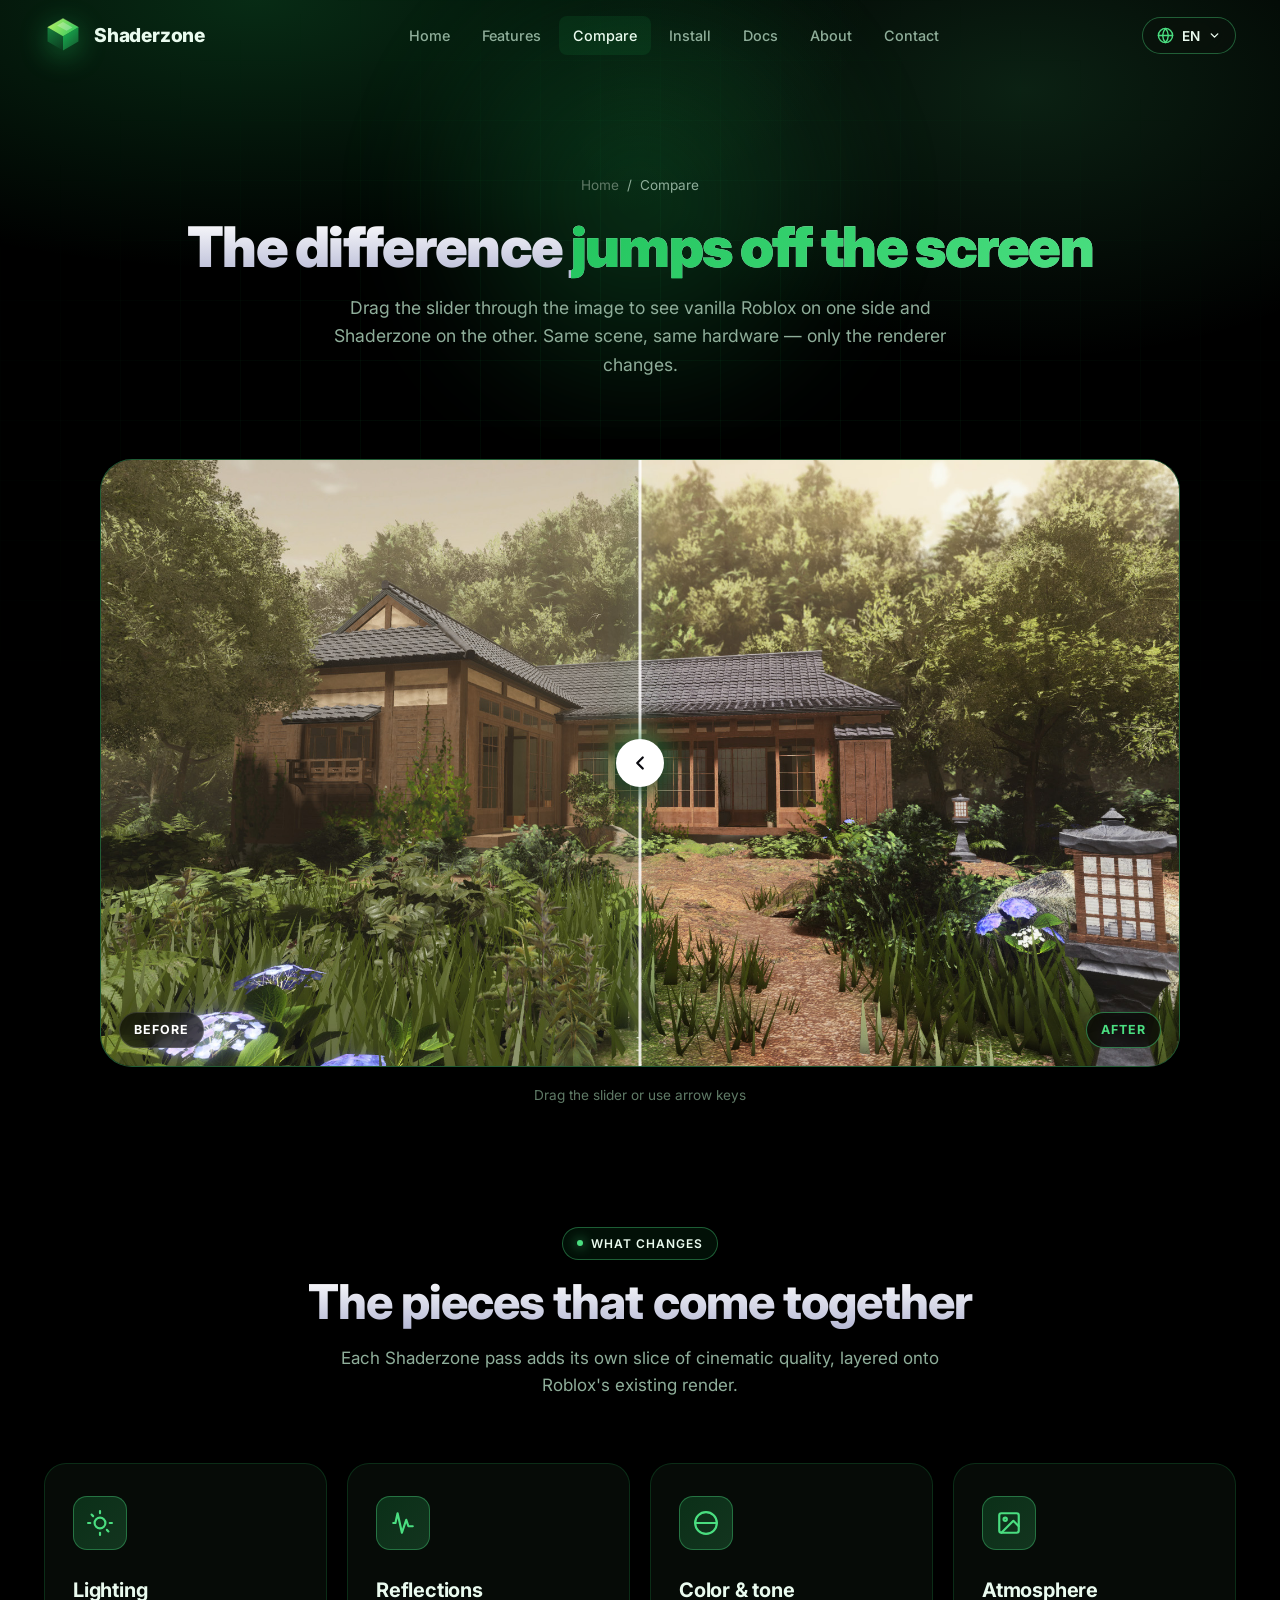
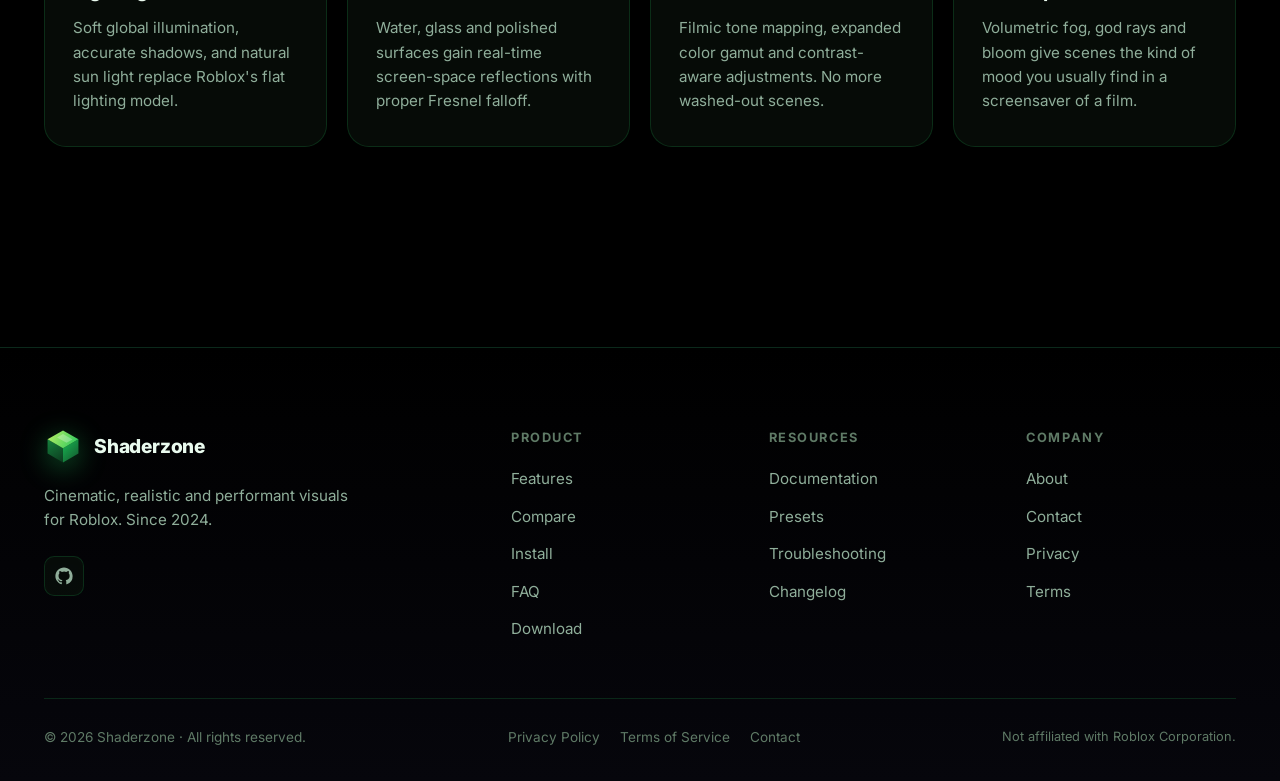
<file: compare.html>
<!DOCTYPE html>
<html lang="en">
<head>
    <meta charset="UTF-8" />
    <meta name="viewport" content="width=device-width, initial-scale=1.0" />
    <meta name="theme-color" content="#000000" />
    <meta name="description" content="See vanilla Roblox vs Shaderzone side by side. Drag the slider to compare the visual upgrade." />
    <title>Compare — Shaderzone</title>
    <link rel="icon" type="image/svg+xml" href="assets/favicon.svg" />
    <link rel="icon" type="image/png" sizes="32x32" href="assets/favicon.png" />
    <link rel="icon" href="assets/favicon.ico" sizes="any" />
    <link rel="apple-touch-icon" href="assets/apple-touch-icon.png" />
    <link rel="canonical" href="https://shaderzone.org/compare" />
    <meta name="author" content="Shaderzone" />
    <meta property="og:site_name" content="Shaderzone" />
    <meta property="og:type" content="website" />
    <meta property="og:locale" content="en_US" />
    <meta property="og:title" content="Compare — Shaderzone" />
    <meta property="og:description" content="See vanilla Roblox vs Shaderzone side by side. Drag the slider to compare the visual upgrade." />
    <meta property="og:url" content="https://shaderzone.org/compare" />
    <meta property="og:image" content="https://shaderzone.org/assets/og-image.png" />
    <meta property="og:image:width" content="1200" />
    <meta property="og:image:height" content="630" />
    <meta property="og:image:alt" content="Shaderzone — Cinematic RTX-level shaders for Roblox" />
    <meta name="twitter:card" content="summary_large_image" />
    <meta name="twitter:title" content="Compare — Shaderzone" />
    <meta name="twitter:description" content="See vanilla Roblox vs Shaderzone side by side. Drag the slider to compare the visual upgrade." />
    <meta name="twitter:image" content="https://shaderzone.org/assets/og-image.png" />
    <link rel="preconnect" href="https://fonts.googleapis.com" />
    <link rel="preconnect" href="https://fonts.gstatic.com" crossorigin />
    <link href="https://fonts.googleapis.com/css2?family=Inter:wght@400;500;600;700;800;900&display=swap" rel="stylesheet" />
    <link rel="stylesheet" href="css/style.css" />
</head>
<body>

<header class="header">
    <div class="container">
        <a href="/" class="logo" aria-label="Shaderzone home">
            <span class="logo-mark">
                <svg viewBox="0 0 64 64" fill="none" aria-hidden="true" xmlns="http://www.w3.org/2000/svg"><defs><linearGradient id="szTop" x1="6" y1="4" x2="58" y2="34" gradientUnits="userSpaceOnUse"><stop offset="0%" stop-color="#bef264"/><stop offset="100%" stop-color="#22c55e"/></linearGradient><linearGradient id="szRight" x1="32" y1="34" x2="58" y2="58" gradientUnits="userSpaceOnUse"><stop offset="0%" stop-color="#16a34a"/><stop offset="100%" stop-color="#14532d"/></linearGradient><linearGradient id="szLeft" x1="6" y1="19" x2="32" y2="58" gradientUnits="userSpaceOnUse"><stop offset="0%" stop-color="#15803d"/><stop offset="100%" stop-color="#0c3a1e"/></linearGradient></defs><path d="M6 19 L32 34 L32 58 L6 43 Z" fill="url(#szLeft)"/><path d="M58 19 L58 43 L32 58 L32 34 Z" fill="url(#szRight)"/><path d="M32 4 L58 19 L32 34 L6 19 Z" fill="url(#szTop)"/><path d="M32 10 L48 19.5 L38 25 L22 16 Z" fill="#ffffff" opacity="0.28"/><path d="M32 4 L58 19 M32 4 L6 19" stroke="#d9f99d" stroke-width="0.6" opacity="0.7"/></svg>
            </span>
            Shaderzone
        </a>
        <nav class="nav" aria-label="Main navigation">
            <a href="/">Home</a>
            <a href="features">Features</a>
            <a href="compare" class="active">Compare</a>
            <a href="install">Install</a>
            <a href="documentation">Docs</a>
            <a href="about">About</a>
            <a href="contact">Contact</a>
        </nav>
        <div class="header-cta">
            <div class="lang-switch">
                <button class="lang-btn" aria-label="Select language" aria-haspopup="true">
                    <svg class="globe" viewBox="0 0 24 24" fill="none" stroke="currentColor" stroke-width="2" stroke-linecap="round" stroke-linejoin="round"><circle cx="12" cy="12" r="10"/><line x1="2" y1="12" x2="22" y2="12"/><path d="M12 2a15.3 15.3 0 0 1 4 10 15.3 15.3 0 0 1-4 10 15.3 15.3 0 0 1-4-10 15.3 15.3 0 0 1 4-10z"/></svg>
                    <span class="lang-current">EN</span>
                    <svg class="chev" viewBox="0 0 24 24" fill="none" stroke="currentColor" stroke-width="2.6" stroke-linecap="round" stroke-linejoin="round"><polyline points="6 9 12 15 18 9"/></svg>
                </button>
                <div class="lang-menu" role="menu">
                    <button class="lang-option" data-lang="en"><span class="lang-code">EN</span> English</button>
                    <button class="lang-option" data-lang="tr"><span class="lang-code">TR</span> Türkçe</button>
                    <button class="lang-option" data-lang="ru"><span class="lang-code">RU</span> Русский</button>
                    <button class="lang-option" data-lang="de"><span class="lang-code">DE</span> Deutsch</button>
                    <button class="lang-option" data-lang="fr"><span class="lang-code">FR</span> Français</button>
                    <button class="lang-option" data-lang="es"><span class="lang-code">ES</span> Español</button>
                </div>
            </div>
            <button class="menu-toggle" aria-label="Open menu">
                <svg viewBox="0 0 24 24" fill="none" stroke="currentColor" stroke-width="2" stroke-linecap="round"><line x1="3" y1="6" x2="21" y2="6"/><line x1="3" y1="12" x2="21" y2="12"/><line x1="3" y1="18" x2="21" y2="18"/></svg>
            </button>
        </div>
    </div>
</header>

<section class="page-header">
    <div class="container">
        <div class="breadcrumbs"><a href="/">Home</a><span>/</span><span>Compare</span></div>
        <h1>The difference <span class="gradient-text">jumps off the screen</span></h1>
        <p>Drag the slider through the image to see vanilla Roblox on one side and Shaderzone on the other. Same scene, same hardware — only the renderer changes.</p>
    </div>
</section>

<section class="section" style="padding-top: 20px;">
    <div class="container">
        <div class="compare-wrap reveal">
            <div class="compare">
                <div class="compare-img before" aria-label="Vanilla Roblox"></div>
                <div class="compare-img after" aria-label="Shaderzone enabled"></div>
                <span class="compare-tag left">Before</span>
                <span class="compare-tag right">After</span>
                <div class="compare-divider"></div>
                <button class="compare-handle" aria-label="Comparison slider">
                    <svg viewBox="0 0 24 24" fill="none" stroke="currentColor" stroke-width="2.5" stroke-linecap="round" stroke-linejoin="round"><polyline points="15 18 9 12 15 6"/></svg>
                </button>
            </div>
        </div>
        <p class="compare-hint reveal">Drag the slider or use arrow keys</p>
    </div>
</section>

<section class="section" style="padding-top:0">
    <div class="container">
        <div class="section-head reveal">
            <span class="eyebrow"><span class="dot"></span>What changes</span>
            <h2 class="section-title">The pieces that come together</h2>
            <p class="section-subtitle">Each Shaderzone pass adds its own slice of cinematic quality, layered onto Roblox's existing render.</p>
        </div>

        <div class="features-grid">
            <div class="feature-card reveal">
                <div class="feature-icon">
                    <svg viewBox="0 0 24 24" fill="none" stroke="currentColor" stroke-width="2" stroke-linecap="round" stroke-linejoin="round"><circle cx="12" cy="12" r="5"/><line x1="12" y1="1" x2="12" y2="3"/><line x1="12" y1="21" x2="12" y2="23"/><line x1="4.22" y1="4.22" x2="5.64" y2="5.64"/><line x1="18.36" y1="18.36" x2="19.78" y2="19.78"/><line x1="1" y1="12" x2="3" y2="12"/><line x1="21" y1="12" x2="23" y2="12"/></svg>
                </div>
                <h3>Lighting</h3>
                <p>Soft global illumination, accurate shadows, and natural sun light replace Roblox's flat lighting model.</p>
            </div>
            <div class="feature-card reveal">
                <div class="feature-icon">
                    <svg viewBox="0 0 24 24" fill="none" stroke="currentColor" stroke-width="2" stroke-linecap="round" stroke-linejoin="round"><path d="M3 12h2l2-9 4 18 4-12 2 6h4"/></svg>
                </div>
                <h3>Reflections</h3>
                <p>Water, glass and polished surfaces gain real-time screen-space reflections with proper Fresnel falloff.</p>
            </div>
            <div class="feature-card reveal">
                <div class="feature-icon">
                    <svg viewBox="0 0 24 24" fill="none" stroke="currentColor" stroke-width="2" stroke-linecap="round" stroke-linejoin="round"><circle cx="12" cy="12" r="10"/><path d="M2 12h20"/></svg>
                </div>
                <h3>Color &amp; tone</h3>
                <p>Filmic tone mapping, expanded color gamut and contrast-aware adjustments. No more washed-out scenes.</p>
            </div>
            <div class="feature-card reveal">
                <div class="feature-icon">
                    <svg viewBox="0 0 24 24" fill="none" stroke="currentColor" stroke-width="2" stroke-linecap="round" stroke-linejoin="round"><rect x="3" y="3" width="18" height="18" rx="2"/><circle cx="8.5" cy="8.5" r="1.5"/><path d="M21 15l-5-5L5 21"/></svg>
                </div>
                <h3>Atmosphere</h3>
                <p>Volumetric fog, god rays and bloom give scenes the kind of mood you usually find in a screensaver of a film.</p>
            </div>
        </div>
    </div>
</section>

<footer class="footer">
    <div class="container">
        <div class="footer-grid">
            <div class="footer-brand">
                <a href="/" class="logo">
                    <span class="logo-mark"><svg viewBox="0 0 64 64" fill="none" aria-hidden="true" xmlns="http://www.w3.org/2000/svg"><defs><linearGradient id="szTopF" x1="6" y1="4" x2="58" y2="34" gradientUnits="userSpaceOnUse"><stop offset="0%" stop-color="#bef264"/><stop offset="100%" stop-color="#22c55e"/></linearGradient><linearGradient id="szRightF" x1="32" y1="34" x2="58" y2="58" gradientUnits="userSpaceOnUse"><stop offset="0%" stop-color="#16a34a"/><stop offset="100%" stop-color="#14532d"/></linearGradient><linearGradient id="szLeftF" x1="6" y1="19" x2="32" y2="58" gradientUnits="userSpaceOnUse"><stop offset="0%" stop-color="#15803d"/><stop offset="100%" stop-color="#0c3a1e"/></linearGradient></defs><path d="M6 19 L32 34 L32 58 L6 43 Z" fill="url(#szLeftF)"/><path d="M58 19 L58 43 L32 58 L32 34 Z" fill="url(#szRightF)"/><path d="M32 4 L58 19 L32 34 L6 19 Z" fill="url(#szTopF)"/><path d="M32 10 L48 19.5 L38 25 L22 16 Z" fill="#ffffff" opacity="0.28"/></svg></span>
                    Shaderzone
                </a>
                <p class="footer-tag" data-i18n="footer.tagline">Cinematic, realistic and performant visuals for Roblox. Since 2024.</p>
                <div class="socials">
                    <a href="#" aria-label="GitHub"><svg viewBox="0 0 24 24" fill="currentColor"><path d="M12 .5C5.65.5.5 5.65.5 12c0 5.08 3.29 9.39 7.86 10.91.58.11.79-.25.79-.56v-2c-3.2.7-3.87-1.36-3.87-1.36-.53-1.34-1.3-1.7-1.3-1.7-1.06-.72.08-.71.08-.71 1.17.08 1.78 1.2 1.78 1.2 1.04 1.78 2.74 1.27 3.4.97.11-.75.41-1.27.74-1.56-2.55-.29-5.23-1.28-5.23-5.69 0-1.26.45-2.29 1.18-3.1-.12-.29-.51-1.46.11-3.04 0 0 .97-.31 3.18 1.18a11 11 0 0 1 5.79 0c2.2-1.49 3.17-1.18 3.17-1.18.63 1.58.24 2.75.12 3.04.74.81 1.18 1.84 1.18 3.1 0 4.42-2.69 5.4-5.25 5.68.42.36.79 1.07.79 2.17v3.21c0 .31.21.68.8.56A11.5 11.5 0 0 0 23.5 12C23.5 5.65 18.35.5 12 .5z"/></svg></a>
                </div>
            </div>
            <div class="footer-col">
                <h4 data-i18n="footer.product">Product</h4>
                <ul>
                    <li><a href="features" data-i18n="nav.features">Features</a></li>
                    <li><a href="compare" data-i18n="nav.compare">Compare</a></li>
                    <li><a href="install" data-i18n="nav.install">Install</a></li>
                    <li><a href="index.html#faq" data-i18n="footer.faq">FAQ</a></li>
                    <li><a href="install#download" data-i18n="footer.download">Download</a></li>
                </ul>
            </div>
            <div class="footer-col">
                <h4 data-i18n="footer.resources">Resources</h4>
                <ul>
                    <li><a href="documentation" data-i18n="footer.documentation">Documentation</a></li>
                    <li><a href="documentation#presets" data-i18n="footer.presets">Presets</a></li>
                    <li><a href="documentation#troubleshooting" data-i18n="footer.troubleshooting">Troubleshooting</a></li>
                    <li><a href="documentation#changelog" data-i18n="footer.changelog">Changelog</a></li>
                </ul>
            </div>
            <div class="footer-col">
                <h4 data-i18n="footer.company">Company</h4>
                <ul>
                    <li><a href="about" data-i18n="nav.about">About</a></li>
                    <li><a href="contact" data-i18n="nav.contact">Contact</a></li>
                    <li><a href="privacy" data-i18n="footer.privacy">Privacy</a></li>
                    <li><a href="terms" data-i18n="footer.terms">Terms</a></li>
                </ul>
            </div>
        </div>
        <div class="footer-bottom">
            <span>© <span id="year"></span> Shaderzone · <span data-i18n="footer.rights">All rights reserved.</span></span>
            <div class="legal-links">
                <a href="privacy" data-i18n="legal.privacy">Privacy Policy</a>
                <a href="terms" data-i18n="legal.terms">Terms of Service</a>
                <a href="contact" data-i18n="nav.contact">Contact</a>
            </div>
            <span style="color: var(--text-dim); font-size: 0.8rem;" data-i18n="footer.disclaimer">Not affiliated with Roblox Corporation.</span>
        </div>
    </div>
</footer>

<script src="js/i18n.js"></script>
<script src="js/main.js"></script>
</body>
</html>
</file>
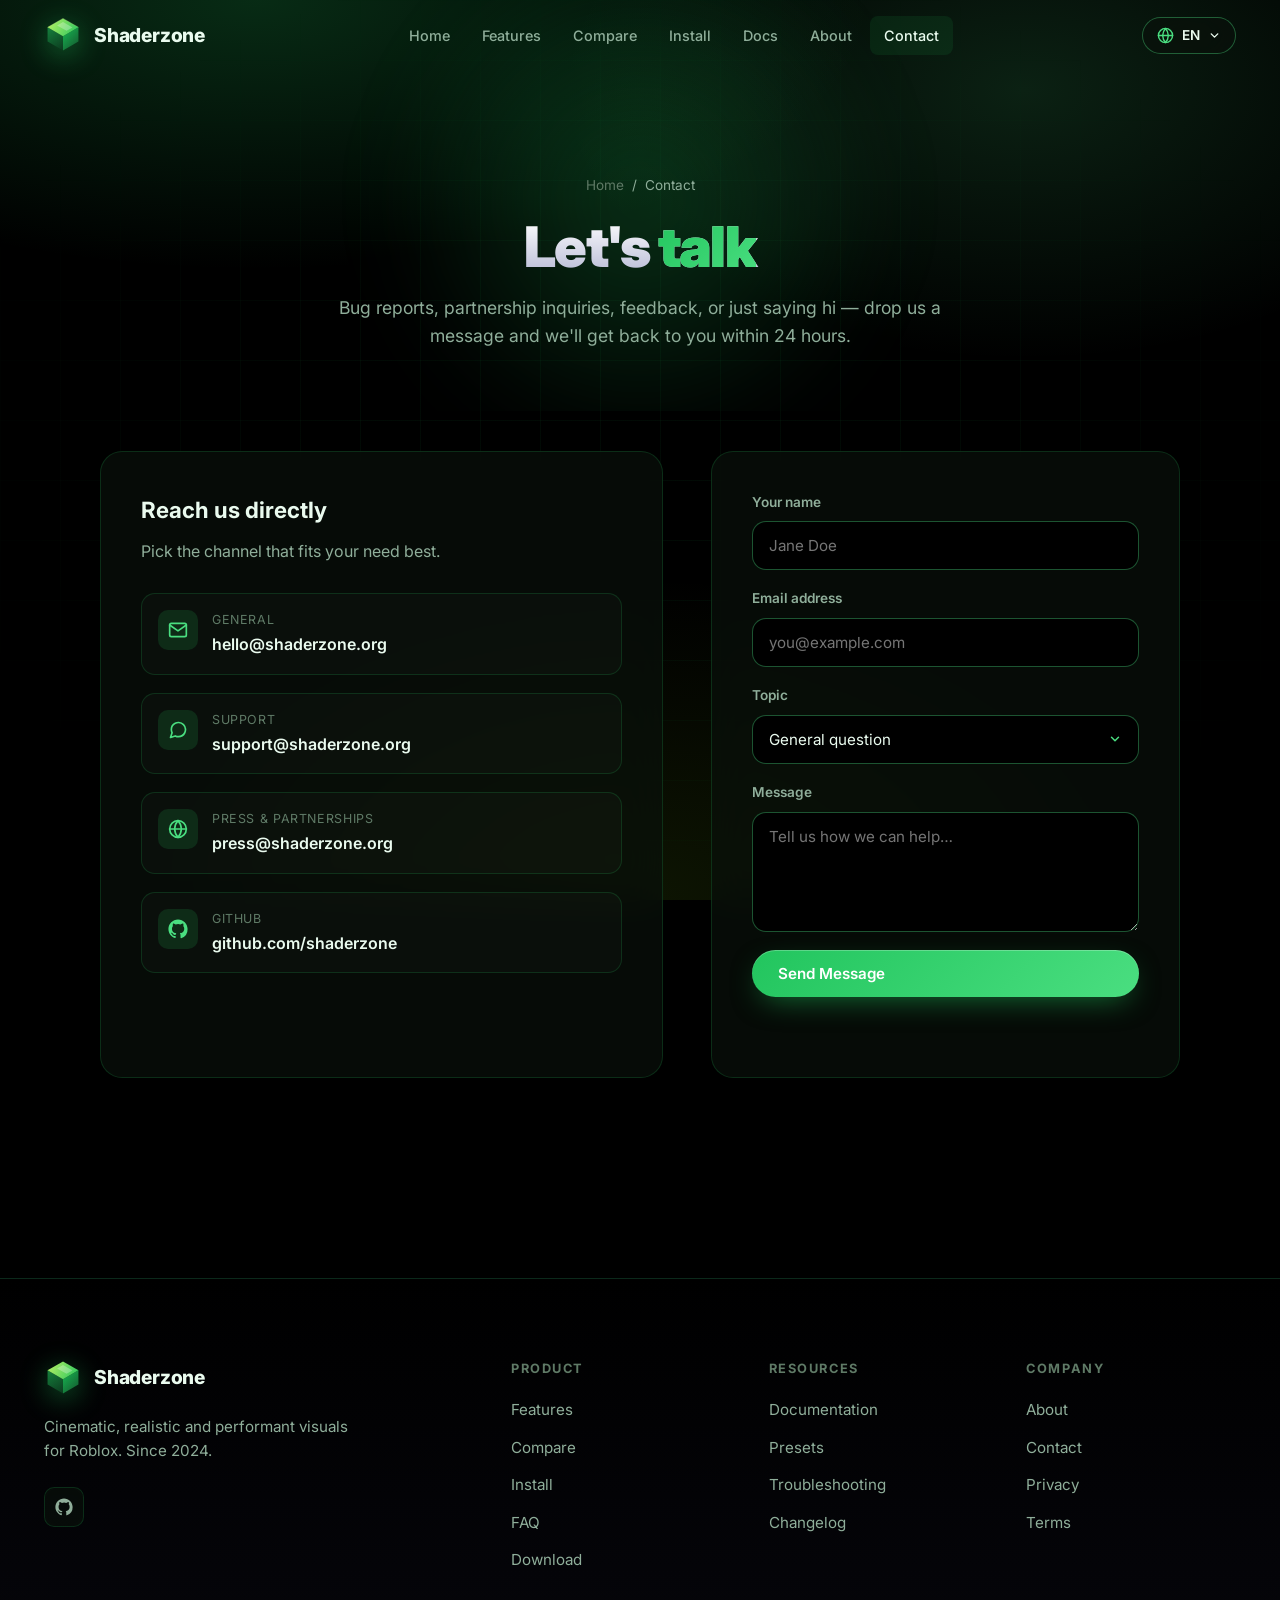
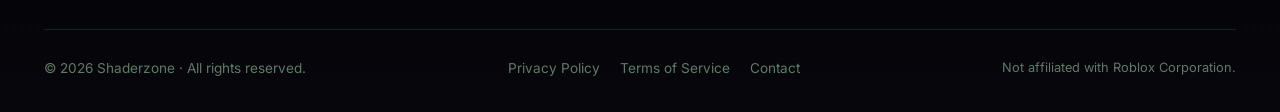
<file: contact.html>
<!DOCTYPE html>
<html lang="en">
<head>
    <meta charset="UTF-8" />
    <meta name="viewport" content="width=device-width, initial-scale=1.0" />
    <meta name="theme-color" content="#000000" />
    <meta name="description" content="Get in touch with the Shaderzone team. Bug reports, partnership inquiries, support requests and feedback." />
    <title>Contact — Shaderzone</title>
    <link rel="icon" type="image/svg+xml" href="assets/favicon.svg" />
    <link rel="icon" type="image/png" sizes="32x32" href="assets/favicon.png" />
    <link rel="icon" href="assets/favicon.ico" sizes="any" />
    <link rel="apple-touch-icon" href="assets/apple-touch-icon.png" />
    <link rel="canonical" href="https://shaderzone.org/contact" />
    <meta name="author" content="Shaderzone" />
    <meta property="og:site_name" content="Shaderzone" />
    <meta property="og:type" content="website" />
    <meta property="og:locale" content="en_US" />
    <meta property="og:title" content="Contact — Shaderzone" />
    <meta property="og:description" content="Get in touch with the Shaderzone team. Bug reports, partnership inquiries, support requests and feedback." />
    <meta property="og:url" content="https://shaderzone.org/contact" />
    <meta property="og:image" content="https://shaderzone.org/assets/og-image.png" />
    <meta property="og:image:width" content="1200" />
    <meta property="og:image:height" content="630" />
    <meta property="og:image:alt" content="Shaderzone — Cinematic RTX-level shaders for Roblox" />
    <meta name="twitter:card" content="summary_large_image" />
    <meta name="twitter:title" content="Contact — Shaderzone" />
    <meta name="twitter:description" content="Get in touch with the Shaderzone team. Bug reports, partnership inquiries, support requests and feedback." />
    <meta name="twitter:image" content="https://shaderzone.org/assets/og-image.png" />
    <link rel="preconnect" href="https://fonts.googleapis.com" />
    <link rel="preconnect" href="https://fonts.gstatic.com" crossorigin />
    <link href="https://fonts.googleapis.com/css2?family=Inter:wght@400;500;600;700;800;900&display=swap" rel="stylesheet" />
    <link rel="stylesheet" href="css/style.css" />
</head>
<body>

<header class="header">
    <div class="container">
        <a href="/" class="logo" aria-label="Shaderzone home">
            <span class="logo-mark">
                <svg viewBox="0 0 64 64" fill="none" aria-hidden="true" xmlns="http://www.w3.org/2000/svg"><defs><linearGradient id="szTop" x1="6" y1="4" x2="58" y2="34" gradientUnits="userSpaceOnUse"><stop offset="0%" stop-color="#bef264"/><stop offset="100%" stop-color="#22c55e"/></linearGradient><linearGradient id="szRight" x1="32" y1="34" x2="58" y2="58" gradientUnits="userSpaceOnUse"><stop offset="0%" stop-color="#16a34a"/><stop offset="100%" stop-color="#14532d"/></linearGradient><linearGradient id="szLeft" x1="6" y1="19" x2="32" y2="58" gradientUnits="userSpaceOnUse"><stop offset="0%" stop-color="#15803d"/><stop offset="100%" stop-color="#0c3a1e"/></linearGradient></defs><path d="M6 19 L32 34 L32 58 L6 43 Z" fill="url(#szLeft)"/><path d="M58 19 L58 43 L32 58 L32 34 Z" fill="url(#szRight)"/><path d="M32 4 L58 19 L32 34 L6 19 Z" fill="url(#szTop)"/><path d="M32 10 L48 19.5 L38 25 L22 16 Z" fill="#ffffff" opacity="0.28"/><path d="M32 4 L58 19 M32 4 L6 19" stroke="#d9f99d" stroke-width="0.6" opacity="0.7"/></svg>
            </span>
            Shaderzone
        </a>
        <nav class="nav" aria-label="Main navigation">
            <a href="/">Home</a>
            <a href="features">Features</a>
            <a href="compare">Compare</a>
            <a href="install">Install</a>
            <a href="documentation">Docs</a>
            <a href="about">About</a>
            <a href="contact" class="active">Contact</a>
        </nav>
        <div class="header-cta">
            <div class="lang-switch">
                <button class="lang-btn" aria-label="Select language" aria-haspopup="true">
                    <svg class="globe" viewBox="0 0 24 24" fill="none" stroke="currentColor" stroke-width="2" stroke-linecap="round" stroke-linejoin="round"><circle cx="12" cy="12" r="10"/><line x1="2" y1="12" x2="22" y2="12"/><path d="M12 2a15.3 15.3 0 0 1 4 10 15.3 15.3 0 0 1-4 10 15.3 15.3 0 0 1-4-10 15.3 15.3 0 0 1 4-10z"/></svg>
                    <span class="lang-current">EN</span>
                    <svg class="chev" viewBox="0 0 24 24" fill="none" stroke="currentColor" stroke-width="2.6" stroke-linecap="round" stroke-linejoin="round"><polyline points="6 9 12 15 18 9"/></svg>
                </button>
                <div class="lang-menu" role="menu">
                    <button class="lang-option" data-lang="en"><span class="lang-code">EN</span> English</button>
                    <button class="lang-option" data-lang="tr"><span class="lang-code">TR</span> Türkçe</button>
                    <button class="lang-option" data-lang="ru"><span class="lang-code">RU</span> Русский</button>
                    <button class="lang-option" data-lang="de"><span class="lang-code">DE</span> Deutsch</button>
                    <button class="lang-option" data-lang="fr"><span class="lang-code">FR</span> Français</button>
                    <button class="lang-option" data-lang="es"><span class="lang-code">ES</span> Español</button>
                </div>
            </div>
            <button class="menu-toggle" aria-label="Open menu">
                <svg viewBox="0 0 24 24" fill="none" stroke="currentColor" stroke-width="2" stroke-linecap="round"><line x1="3" y1="6" x2="21" y2="6"/><line x1="3" y1="12" x2="21" y2="12"/><line x1="3" y1="18" x2="21" y2="18"/></svg>
            </button>
        </div>
    </div>
</header>

<section class="page-header">
    <div class="container">
        <div class="breadcrumbs"><a href="/">Home</a><span>/</span><span>Contact</span></div>
        <h1>Let's <span class="gradient-text">talk</span></h1>
        <p>Bug reports, partnership inquiries, feedback, or just saying hi — drop us a message and we'll get back to you within 24 hours.</p>
    </div>
</section>

<section class="section" style="padding-top: 40px;">
    <div class="container">
        <div class="contact-grid">
            <div class="contact-info reveal">
                <h3>Reach us directly</h3>
                <p>Pick the channel that fits your need best.</p>
                <div class="contact-channels">
                    <div class="contact-channel">
                        <div class="contact-channel-icon">
                            <svg viewBox="0 0 24 24" fill="none" stroke="currentColor" stroke-width="2" stroke-linecap="round" stroke-linejoin="round"><path d="M4 4h16c1.1 0 2 .9 2 2v12c0 1.1-.9 2-2 2H4c-1.1 0-2-.9-2-2V6c0-1.1.9-2 2-2z"/><polyline points="22,6 12,13 2,6"/></svg>
                        </div>
                        <div>
                            <div class="contact-channel-label">General</div>
                            <div class="contact-channel-value">hello@shaderzone.org</div>
                        </div>
                    </div>
                    <div class="contact-channel">
                        <div class="contact-channel-icon">
                            <svg viewBox="0 0 24 24" fill="none" stroke="currentColor" stroke-width="2" stroke-linecap="round" stroke-linejoin="round"><path d="M21 11.5a8.38 8.38 0 0 1-.9 3.8 8.5 8.5 0 0 1-7.6 4.7 8.38 8.38 0 0 1-3.8-.9L3 21l1.9-5.7a8.38 8.38 0 0 1-.9-3.8 8.5 8.5 0 0 1 4.7-7.6 8.38 8.38 0 0 1 3.8-.9h.5a8.48 8.48 0 0 1 8 8v.5z"/></svg>
                        </div>
                        <div>
                            <div class="contact-channel-label">Support</div>
                            <div class="contact-channel-value">support@shaderzone.org</div>
                        </div>
                    </div>
                    <div class="contact-channel">
                        <div class="contact-channel-icon">
                            <svg viewBox="0 0 24 24" fill="none" stroke="currentColor" stroke-width="2" stroke-linecap="round" stroke-linejoin="round"><circle cx="12" cy="12" r="10"/><line x1="2" y1="12" x2="22" y2="12"/><path d="M12 2a15.3 15.3 0 0 1 4 10 15.3 15.3 0 0 1-4 10 15.3 15.3 0 0 1-4-10 15.3 15.3 0 0 1 4-10z"/></svg>
                        </div>
                        <div>
                            <div class="contact-channel-label">Press &amp; partnerships</div>
                            <div class="contact-channel-value">press@shaderzone.org</div>
                        </div>
                    </div>
                    <div class="contact-channel">
                        <div class="contact-channel-icon">
                            <svg viewBox="0 0 24 24" fill="currentColor"><path d="M12 .5C5.65.5.5 5.65.5 12c0 5.08 3.29 9.39 7.86 10.91.58.11.79-.25.79-.56v-2c-3.2.7-3.87-1.36-3.87-1.36-.53-1.34-1.3-1.7-1.3-1.7-1.06-.72.08-.71.08-.71 1.17.08 1.78 1.2 1.78 1.2 1.04 1.78 2.74 1.27 3.4.97.11-.75.41-1.27.74-1.56-2.55-.29-5.23-1.28-5.23-5.69 0-1.26.45-2.29 1.18-3.1-.12-.29-.51-1.46.11-3.04 0 0 .97-.31 3.18 1.18a11 11 0 0 1 5.79 0c2.2-1.49 3.17-1.18 3.17-1.18.63 1.58.24 2.75.12 3.04.74.81 1.18 1.84 1.18 3.1 0 4.42-2.69 5.4-5.25 5.68.42.36.79 1.07.79 2.17v3.21c0 .31.21.68.8.56A11.5 11.5 0 0 0 23.5 12C23.5 5.65 18.35.5 12 .5z"/></svg>
                        </div>
                        <div>
                            <div class="contact-channel-label">GitHub</div>
                            <div class="contact-channel-value">github.com/shaderzone</div>
                        </div>
                    </div>
                </div>
            </div>

            <form id="contact-form" class="form reveal" novalidate>
                <div class="form-field">
                    <label for="name">Your name</label>
                    <input id="name" name="name" type="text" placeholder="Jane Doe" required />
                </div>
                <div class="form-field">
                    <label for="email">Email address</label>
                    <input id="email" name="email" type="email" placeholder="you@example.com" required />
                </div>
                <div class="form-field">
                    <label for="topic">Topic</label>
                    <select id="topic" name="topic" required>
                        <option value="general">General question</option>
                        <option value="support">Support request</option>
                        <option value="bug">Bug report</option>
                        <option value="partnership">Press / partnership</option>
                        <option value="other">Other</option>
                    </select>
                </div>
                <div class="form-field">
                    <label for="message">Message</label>
                    <textarea id="message" name="message" placeholder="Tell us how we can help…" required></textarea>
                </div>
                <button type="submit" class="btn btn-primary">Send Message</button>
                <p class="form-status"></p>
            </form>
        </div>
    </div>
</section>

<footer class="footer">
    <div class="container">
        <div class="footer-grid">
            <div class="footer-brand">
                <a href="/" class="logo">
                    <span class="logo-mark"><svg viewBox="0 0 64 64" fill="none" aria-hidden="true" xmlns="http://www.w3.org/2000/svg"><defs><linearGradient id="szTopF" x1="6" y1="4" x2="58" y2="34" gradientUnits="userSpaceOnUse"><stop offset="0%" stop-color="#bef264"/><stop offset="100%" stop-color="#22c55e"/></linearGradient><linearGradient id="szRightF" x1="32" y1="34" x2="58" y2="58" gradientUnits="userSpaceOnUse"><stop offset="0%" stop-color="#16a34a"/><stop offset="100%" stop-color="#14532d"/></linearGradient><linearGradient id="szLeftF" x1="6" y1="19" x2="32" y2="58" gradientUnits="userSpaceOnUse"><stop offset="0%" stop-color="#15803d"/><stop offset="100%" stop-color="#0c3a1e"/></linearGradient></defs><path d="M6 19 L32 34 L32 58 L6 43 Z" fill="url(#szLeftF)"/><path d="M58 19 L58 43 L32 58 L32 34 Z" fill="url(#szRightF)"/><path d="M32 4 L58 19 L32 34 L6 19 Z" fill="url(#szTopF)"/><path d="M32 10 L48 19.5 L38 25 L22 16 Z" fill="#ffffff" opacity="0.28"/></svg></span>
                    Shaderzone
                </a>
                <p class="footer-tag" data-i18n="footer.tagline">Cinematic, realistic and performant visuals for Roblox. Since 2024.</p>
                <div class="socials">
                    <a href="#" aria-label="GitHub"><svg viewBox="0 0 24 24" fill="currentColor"><path d="M12 .5C5.65.5.5 5.65.5 12c0 5.08 3.29 9.39 7.86 10.91.58.11.79-.25.79-.56v-2c-3.2.7-3.87-1.36-3.87-1.36-.53-1.34-1.3-1.7-1.3-1.7-1.06-.72.08-.71.08-.71 1.17.08 1.78 1.2 1.78 1.2 1.04 1.78 2.74 1.27 3.4.97.11-.75.41-1.27.74-1.56-2.55-.29-5.23-1.28-5.23-5.69 0-1.26.45-2.29 1.18-3.1-.12-.29-.51-1.46.11-3.04 0 0 .97-.31 3.18 1.18a11 11 0 0 1 5.79 0c2.2-1.49 3.17-1.18 3.17-1.18.63 1.58.24 2.75.12 3.04.74.81 1.18 1.84 1.18 3.1 0 4.42-2.69 5.4-5.25 5.68.42.36.79 1.07.79 2.17v3.21c0 .31.21.68.8.56A11.5 11.5 0 0 0 23.5 12C23.5 5.65 18.35.5 12 .5z"/></svg></a>
                </div>
            </div>
            <div class="footer-col">
                <h4 data-i18n="footer.product">Product</h4>
                <ul>
                    <li><a href="features" data-i18n="nav.features">Features</a></li>
                    <li><a href="compare" data-i18n="nav.compare">Compare</a></li>
                    <li><a href="install" data-i18n="nav.install">Install</a></li>
                    <li><a href="index.html#faq" data-i18n="footer.faq">FAQ</a></li>
                    <li><a href="install#download" data-i18n="footer.download">Download</a></li>
                </ul>
            </div>
            <div class="footer-col">
                <h4 data-i18n="footer.resources">Resources</h4>
                <ul>
                    <li><a href="documentation" data-i18n="footer.documentation">Documentation</a></li>
                    <li><a href="documentation#presets" data-i18n="footer.presets">Presets</a></li>
                    <li><a href="documentation#troubleshooting" data-i18n="footer.troubleshooting">Troubleshooting</a></li>
                    <li><a href="documentation#changelog" data-i18n="footer.changelog">Changelog</a></li>
                </ul>
            </div>
            <div class="footer-col">
                <h4 data-i18n="footer.company">Company</h4>
                <ul>
                    <li><a href="about" data-i18n="nav.about">About</a></li>
                    <li><a href="contact" data-i18n="nav.contact">Contact</a></li>
                    <li><a href="privacy" data-i18n="footer.privacy">Privacy</a></li>
                    <li><a href="terms" data-i18n="footer.terms">Terms</a></li>
                </ul>
            </div>
        </div>
        <div class="footer-bottom">
            <span>© <span id="year"></span> Shaderzone · <span data-i18n="footer.rights">All rights reserved.</span></span>
            <div class="legal-links">
                <a href="privacy" data-i18n="legal.privacy">Privacy Policy</a>
                <a href="terms" data-i18n="legal.terms">Terms of Service</a>
                <a href="contact" data-i18n="nav.contact">Contact</a>
            </div>
            <span style="color: var(--text-dim); font-size: 0.8rem;" data-i18n="footer.disclaimer">Not affiliated with Roblox Corporation.</span>
        </div>
    </div>
</footer>

<script src="js/i18n.js"></script>
<script src="js/main.js"></script>
</body>
</html>
</file>
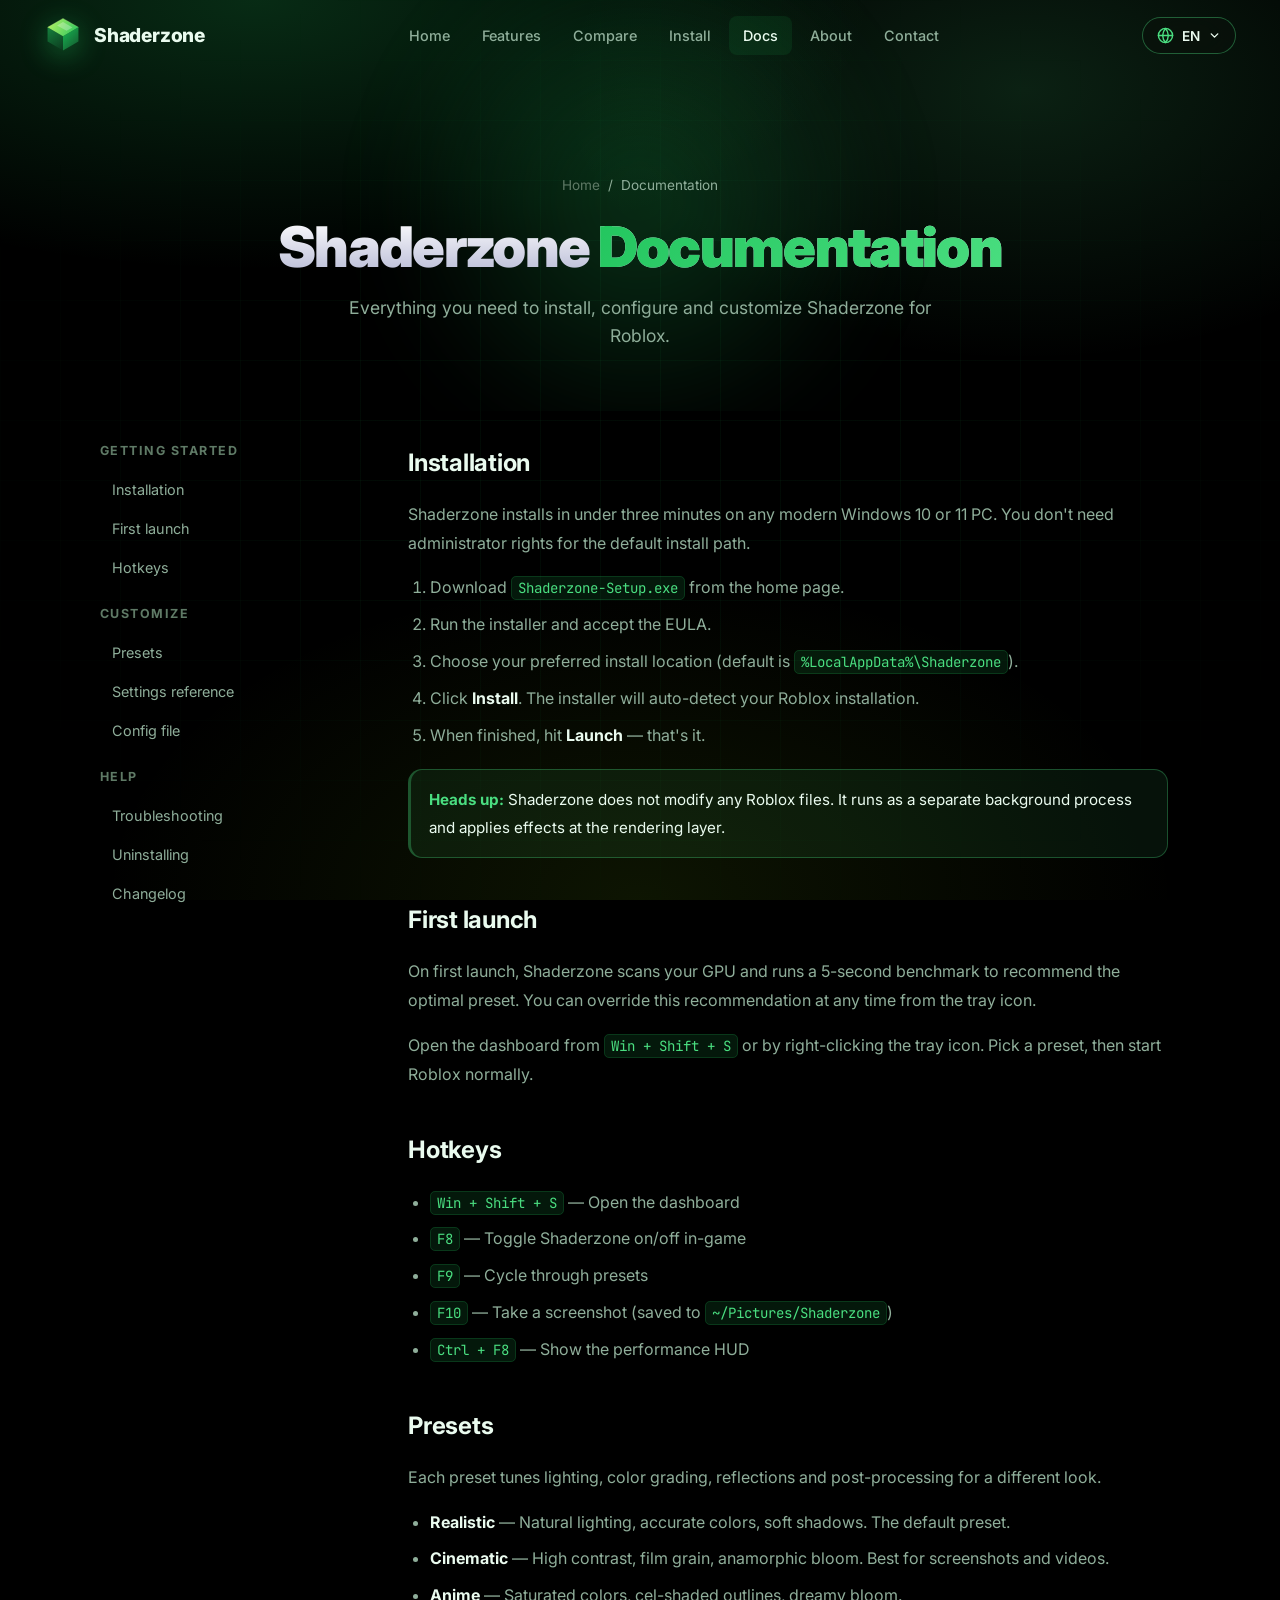
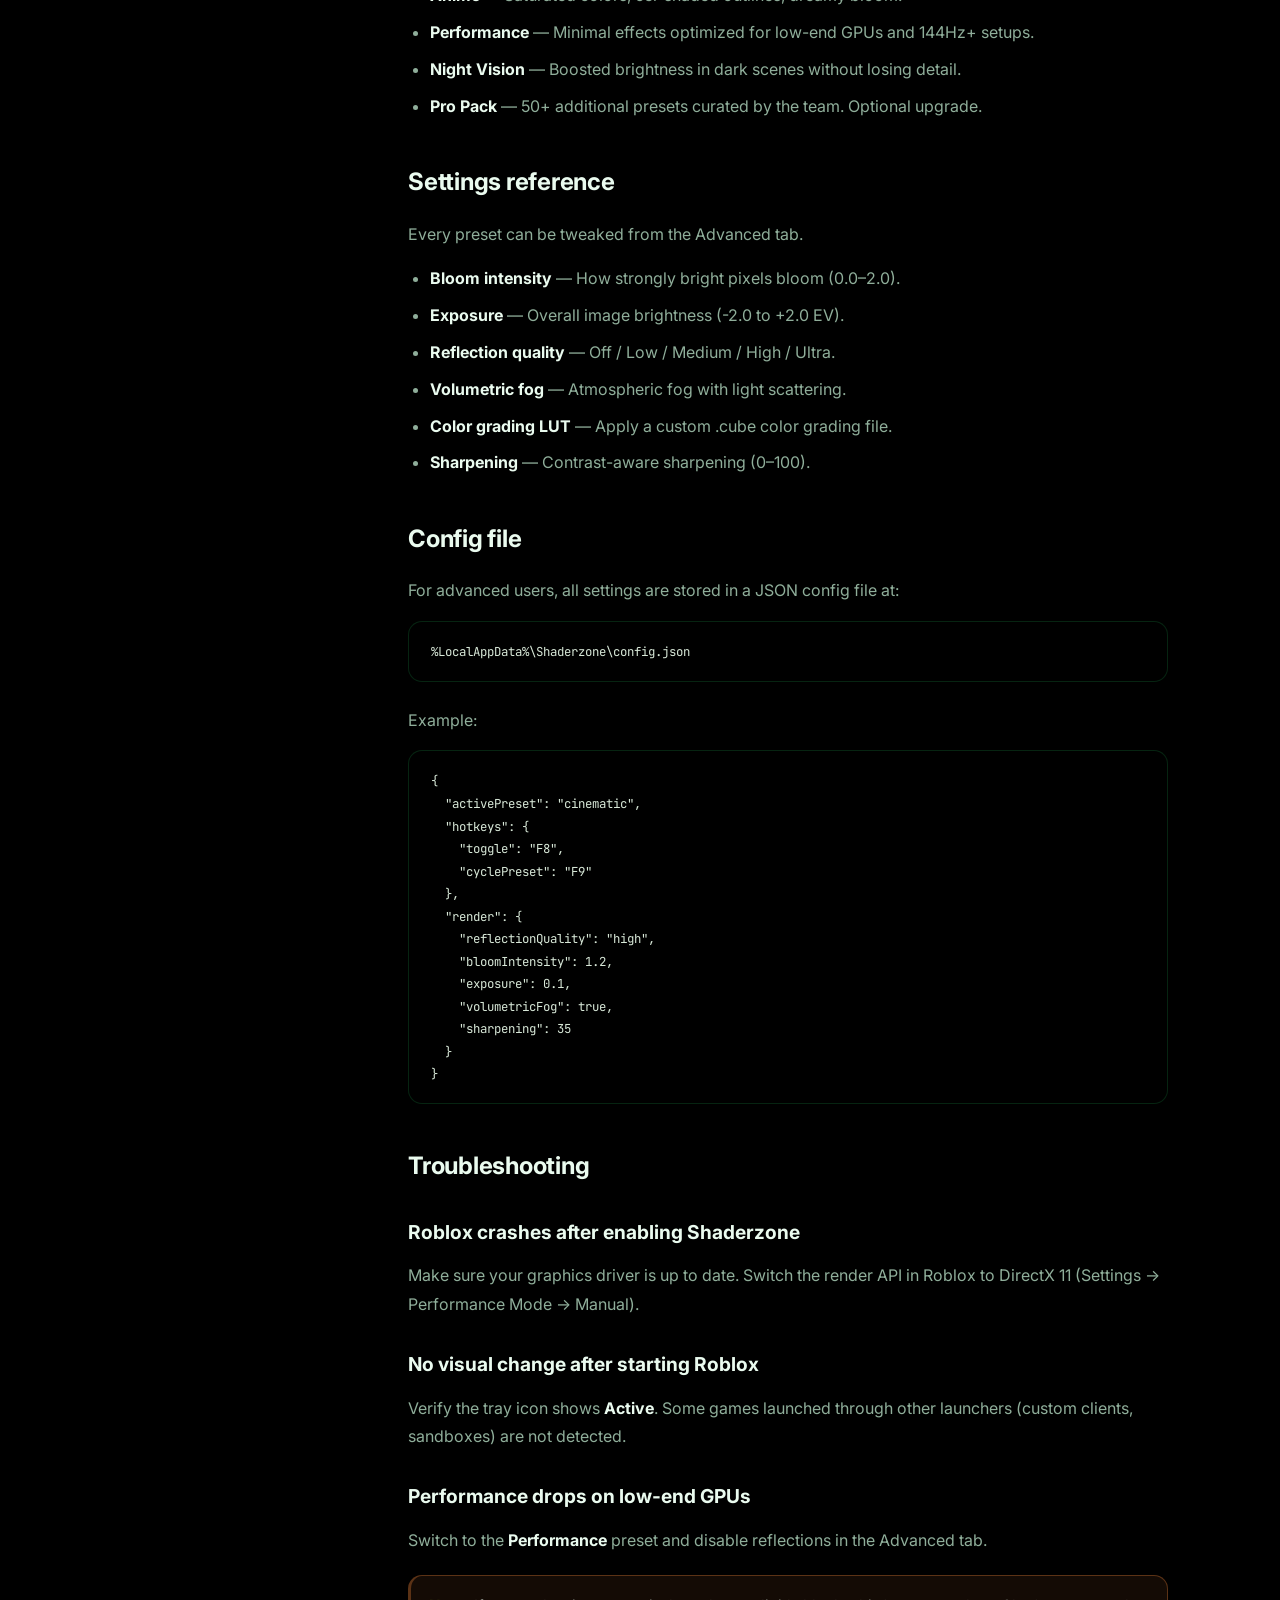
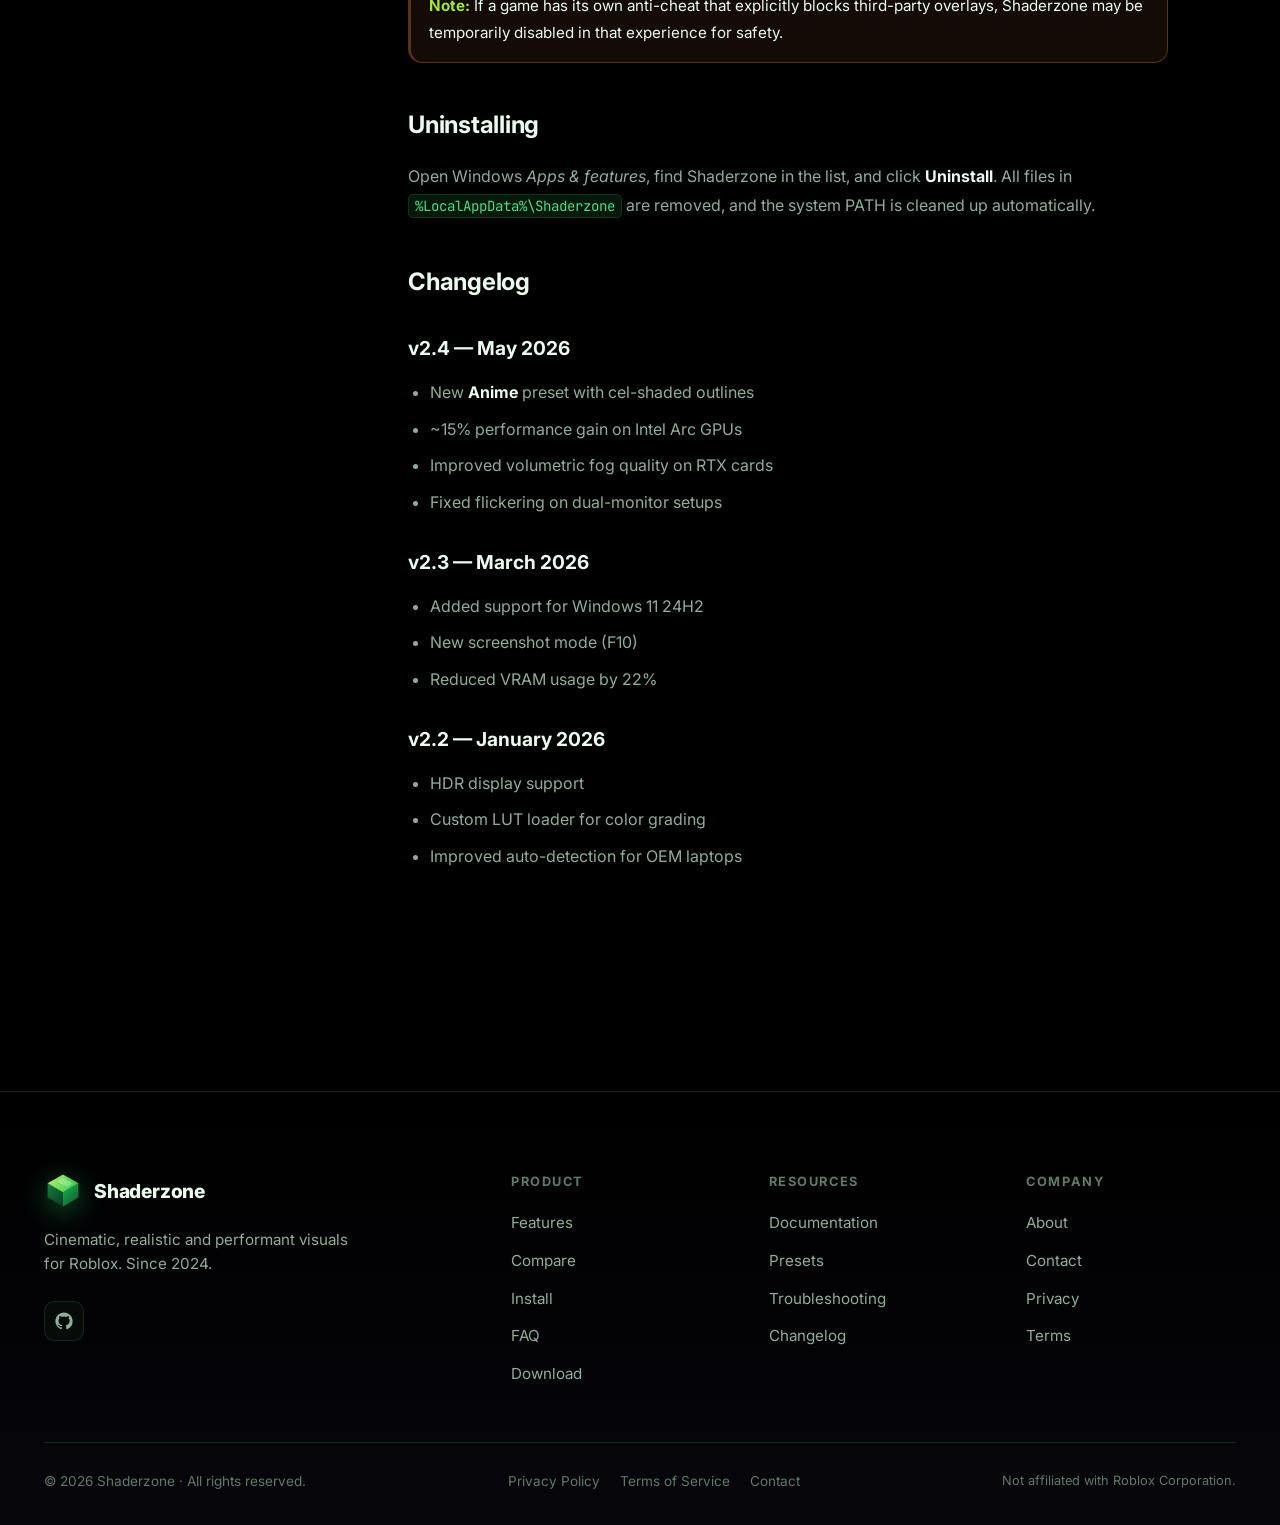
<file: documentation.html>
<!DOCTYPE html>
<html lang="en">
<head>
    <meta charset="UTF-8" />
    <meta name="viewport" content="width=device-width, initial-scale=1.0" />
    <meta name="theme-color" content="#000000" />
    <meta name="description" content="Shaderzone documentation. Installation guide, preset reference, troubleshooting and release notes." />
    <title>Documentation — Shaderzone</title>
    <link rel="icon" type="image/svg+xml" href="assets/favicon.svg" />
    <link rel="icon" type="image/png" sizes="32x32" href="assets/favicon.png" />
    <link rel="icon" href="assets/favicon.ico" sizes="any" />
    <link rel="apple-touch-icon" href="assets/apple-touch-icon.png" />
    <link rel="canonical" href="https://shaderzone.org/documentation" />
    <meta name="author" content="Shaderzone" />
    <meta property="og:site_name" content="Shaderzone" />
    <meta property="og:type" content="website" />
    <meta property="og:locale" content="en_US" />
    <meta property="og:title" content="Documentation — Shaderzone" />
    <meta property="og:description" content="Shaderzone documentation. Installation guide, preset reference, troubleshooting and release notes." />
    <meta property="og:url" content="https://shaderzone.org/documentation" />
    <meta property="og:image" content="https://shaderzone.org/assets/og-image.png" />
    <meta property="og:image:width" content="1200" />
    <meta property="og:image:height" content="630" />
    <meta property="og:image:alt" content="Shaderzone — Cinematic RTX-level shaders for Roblox" />
    <meta name="twitter:card" content="summary_large_image" />
    <meta name="twitter:title" content="Documentation — Shaderzone" />
    <meta name="twitter:description" content="Shaderzone documentation. Installation guide, preset reference, troubleshooting and release notes." />
    <meta name="twitter:image" content="https://shaderzone.org/assets/og-image.png" />
    <link rel="preconnect" href="https://fonts.googleapis.com" />
    <link rel="preconnect" href="https://fonts.gstatic.com" crossorigin />
    <link href="https://fonts.googleapis.com/css2?family=Inter:wght@400;500;600;700;800;900&family=JetBrains+Mono:wght@400;500&display=swap" rel="stylesheet" />
    <link rel="stylesheet" href="css/style.css" />
</head>
<body>

<header class="header">
    <div class="container">
        <a href="/" class="logo" aria-label="Shaderzone home">
            <span class="logo-mark">
                <svg viewBox="0 0 64 64" fill="none" aria-hidden="true" xmlns="http://www.w3.org/2000/svg"><defs><linearGradient id="szTop" x1="6" y1="4" x2="58" y2="34" gradientUnits="userSpaceOnUse"><stop offset="0%" stop-color="#bef264"/><stop offset="100%" stop-color="#22c55e"/></linearGradient><linearGradient id="szRight" x1="32" y1="34" x2="58" y2="58" gradientUnits="userSpaceOnUse"><stop offset="0%" stop-color="#16a34a"/><stop offset="100%" stop-color="#14532d"/></linearGradient><linearGradient id="szLeft" x1="6" y1="19" x2="32" y2="58" gradientUnits="userSpaceOnUse"><stop offset="0%" stop-color="#15803d"/><stop offset="100%" stop-color="#0c3a1e"/></linearGradient></defs><path d="M6 19 L32 34 L32 58 L6 43 Z" fill="url(#szLeft)"/><path d="M58 19 L58 43 L32 58 L32 34 Z" fill="url(#szRight)"/><path d="M32 4 L58 19 L32 34 L6 19 Z" fill="url(#szTop)"/><path d="M32 10 L48 19.5 L38 25 L22 16 Z" fill="#ffffff" opacity="0.28"/><path d="M32 4 L58 19 M32 4 L6 19" stroke="#d9f99d" stroke-width="0.6" opacity="0.7"/></svg>
            </span>
            Shaderzone
        </a>
        <nav class="nav" aria-label="Main navigation">
            <a href="/">Home</a>
            <a href="features">Features</a>
            <a href="compare">Compare</a>
            <a href="install">Install</a>
            <a href="documentation" class="active">Docs</a>
            <a href="about">About</a>
            <a href="contact">Contact</a>
        </nav>
        <div class="header-cta">
            <div class="lang-switch">
                <button class="lang-btn" aria-label="Select language" aria-haspopup="true">
                    <svg class="globe" viewBox="0 0 24 24" fill="none" stroke="currentColor" stroke-width="2" stroke-linecap="round" stroke-linejoin="round"><circle cx="12" cy="12" r="10"/><line x1="2" y1="12" x2="22" y2="12"/><path d="M12 2a15.3 15.3 0 0 1 4 10 15.3 15.3 0 0 1-4 10 15.3 15.3 0 0 1-4-10 15.3 15.3 0 0 1 4-10z"/></svg>
                    <span class="lang-current">EN</span>
                    <svg class="chev" viewBox="0 0 24 24" fill="none" stroke="currentColor" stroke-width="2.6" stroke-linecap="round" stroke-linejoin="round"><polyline points="6 9 12 15 18 9"/></svg>
                </button>
                <div class="lang-menu" role="menu">
                    <button class="lang-option" data-lang="en"><span class="lang-code">EN</span> English</button>
                    <button class="lang-option" data-lang="tr"><span class="lang-code">TR</span> Türkçe</button>
                    <button class="lang-option" data-lang="ru"><span class="lang-code">RU</span> Русский</button>
                    <button class="lang-option" data-lang="de"><span class="lang-code">DE</span> Deutsch</button>
                    <button class="lang-option" data-lang="fr"><span class="lang-code">FR</span> Français</button>
                    <button class="lang-option" data-lang="es"><span class="lang-code">ES</span> Español</button>
                </div>
            </div>
            <button class="menu-toggle" aria-label="Open menu">
                <svg viewBox="0 0 24 24" fill="none" stroke="currentColor" stroke-width="2" stroke-linecap="round"><line x1="3" y1="6" x2="21" y2="6"/><line x1="3" y1="12" x2="21" y2="12"/><line x1="3" y1="18" x2="21" y2="18"/></svg>
            </button>
        </div>
    </div>
</header>

<section class="page-header">
    <div class="container">
        <div class="breadcrumbs"><a href="/">Home</a><span>/</span><span>Documentation</span></div>
        <h1>Shaderzone <span class="gradient-text">Documentation</span></h1>
        <p>Everything you need to install, configure and customize Shaderzone for Roblox.</p>
    </div>
</section>

<section class="section" style="padding-top: 30px;">
    <div class="container">
        <div class="docs-layout">
            <aside class="docs-sidebar">
                <h4>Getting started</h4>
                <ul>
                    <li><a href="#installation">Installation</a></li>
                    <li><a href="#first-launch">First launch</a></li>
                    <li><a href="#hotkeys">Hotkeys</a></li>
                </ul>
                <h4>Customize</h4>
                <ul>
                    <li><a href="#presets">Presets</a></li>
                    <li><a href="#settings">Settings reference</a></li>
                    <li><a href="#config">Config file</a></li>
                </ul>
                <h4>Help</h4>
                <ul>
                    <li><a href="#troubleshooting">Troubleshooting</a></li>
                    <li><a href="#uninstall">Uninstalling</a></li>
                    <li><a href="#changelog">Changelog</a></li>
                </ul>
            </aside>

            <article class="docs-content prose reveal">
                <h2 id="installation">Installation</h2>
                <p>Shaderzone installs in under three minutes on any modern Windows 10 or 11 PC. You don't need administrator rights for the default install path.</p>
                <ol>
                    <li>Download <code>Shaderzone-Setup.exe</code> from the home page.</li>
                    <li>Run the installer and accept the EULA.</li>
                    <li>Choose your preferred install location (default is <code>%LocalAppData%\Shaderzone</code>).</li>
                    <li>Click <strong>Install</strong>. The installer will auto-detect your Roblox installation.</li>
                    <li>When finished, hit <strong>Launch</strong> — that's it.</li>
                </ol>

                <div class="callout">
                    <strong>Heads up:</strong> Shaderzone does not modify any Roblox files. It runs as a separate background process and applies effects at the rendering layer.
                </div>

                <h2 id="first-launch">First launch</h2>
                <p>On first launch, Shaderzone scans your GPU and runs a 5-second benchmark to recommend the optimal preset. You can override this recommendation at any time from the tray icon.</p>
                <p>Open the dashboard from <code>Win + Shift + S</code> or by right-clicking the tray icon. Pick a preset, then start Roblox normally.</p>

                <h2 id="hotkeys">Hotkeys</h2>
                <ul>
                    <li><code>Win + Shift + S</code> — Open the dashboard</li>
                    <li><code>F8</code> — Toggle Shaderzone on/off in-game</li>
                    <li><code>F9</code> — Cycle through presets</li>
                    <li><code>F10</code> — Take a screenshot (saved to <code>~/Pictures/Shaderzone</code>)</li>
                    <li><code>Ctrl + F8</code> — Show the performance HUD</li>
                </ul>

                <h2 id="presets">Presets</h2>
                <p>Each preset tunes lighting, color grading, reflections and post-processing for a different look.</p>
                <ul>
                    <li><strong>Realistic</strong> — Natural lighting, accurate colors, soft shadows. The default preset.</li>
                    <li><strong>Cinematic</strong> — High contrast, film grain, anamorphic bloom. Best for screenshots and videos.</li>
                    <li><strong>Anime</strong> — Saturated colors, cel-shaded outlines, dreamy bloom.</li>
                    <li><strong>Performance</strong> — Minimal effects optimized for low-end GPUs and 144Hz+ setups.</li>
                    <li><strong>Night Vision</strong> — Boosted brightness in dark scenes without losing detail.</li>
                    <li><strong>Pro Pack</strong> — 50+ additional presets curated by the team. Optional upgrade.</li>
                </ul>

                <h2 id="settings">Settings reference</h2>
                <p>Every preset can be tweaked from the Advanced tab.</p>
                <ul>
                    <li><strong>Bloom intensity</strong> — How strongly bright pixels bloom (0.0–2.0).</li>
                    <li><strong>Exposure</strong> — Overall image brightness (-2.0 to +2.0 EV).</li>
                    <li><strong>Reflection quality</strong> — Off / Low / Medium / High / Ultra.</li>
                    <li><strong>Volumetric fog</strong> — Atmospheric fog with light scattering.</li>
                    <li><strong>Color grading LUT</strong> — Apply a custom .cube color grading file.</li>
                    <li><strong>Sharpening</strong> — Contrast-aware sharpening (0–100).</li>
                </ul>

                <h2 id="config">Config file</h2>
                <p>For advanced users, all settings are stored in a JSON config file at:</p>
                <pre><code>%LocalAppData%\Shaderzone\config.json</code></pre>
                <p>Example:</p>
                <pre><code>{
  "activePreset": "cinematic",
  "hotkeys": {
    "toggle": "F8",
    "cyclePreset": "F9"
  },
  "render": {
    "reflectionQuality": "high",
    "bloomIntensity": 1.2,
    "exposure": 0.1,
    "volumetricFog": true,
    "sharpening": 35
  }
}</code></pre>

                <h2 id="troubleshooting">Troubleshooting</h2>

                <h3>Roblox crashes after enabling Shaderzone</h3>
                <p>Make sure your graphics driver is up to date. Switch the render API in Roblox to DirectX 11 (Settings &rarr; Performance Mode &rarr; Manual).</p>

                <h3>No visual change after starting Roblox</h3>
                <p>Verify the tray icon shows <strong>Active</strong>. Some games launched through other launchers (custom clients, sandboxes) are not detected.</p>

                <h3>Performance drops on low-end GPUs</h3>
                <p>Switch to the <strong>Performance</strong> preset and disable reflections in the Advanced tab.</p>

                <div class="callout warn">
                    <strong>Note:</strong> If a game has its own anti-cheat that explicitly blocks third-party overlays, Shaderzone may be temporarily disabled in that experience for safety.
                </div>

                <h2 id="uninstall">Uninstalling</h2>
                <p>Open Windows <em>Apps &amp; features</em>, find Shaderzone in the list, and click <strong>Uninstall</strong>. All files in <code>%LocalAppData%\Shaderzone</code> are removed, and the system PATH is cleaned up automatically.</p>

                <h2 id="changelog">Changelog</h2>

                <h3>v2.4 — May 2026</h3>
                <ul>
                    <li>New <strong>Anime</strong> preset with cel-shaded outlines</li>
                    <li>~15% performance gain on Intel Arc GPUs</li>
                    <li>Improved volumetric fog quality on RTX cards</li>
                    <li>Fixed flickering on dual-monitor setups</li>
                </ul>

                <h3>v2.3 — March 2026</h3>
                <ul>
                    <li>Added support for Windows 11 24H2</li>
                    <li>New screenshot mode (F10)</li>
                    <li>Reduced VRAM usage by 22%</li>
                </ul>

                <h3>v2.2 — January 2026</h3>
                <ul>
                    <li>HDR display support</li>
                    <li>Custom LUT loader for color grading</li>
                    <li>Improved auto-detection for OEM laptops</li>
                </ul>
            </article>
        </div>
    </div>
</section>

<footer class="footer">
    <div class="container">
        <div class="footer-grid">
            <div class="footer-brand">
                <a href="/" class="logo">
                    <span class="logo-mark"><svg viewBox="0 0 64 64" fill="none" aria-hidden="true" xmlns="http://www.w3.org/2000/svg"><defs><linearGradient id="szTopF" x1="6" y1="4" x2="58" y2="34" gradientUnits="userSpaceOnUse"><stop offset="0%" stop-color="#bef264"/><stop offset="100%" stop-color="#22c55e"/></linearGradient><linearGradient id="szRightF" x1="32" y1="34" x2="58" y2="58" gradientUnits="userSpaceOnUse"><stop offset="0%" stop-color="#16a34a"/><stop offset="100%" stop-color="#14532d"/></linearGradient><linearGradient id="szLeftF" x1="6" y1="19" x2="32" y2="58" gradientUnits="userSpaceOnUse"><stop offset="0%" stop-color="#15803d"/><stop offset="100%" stop-color="#0c3a1e"/></linearGradient></defs><path d="M6 19 L32 34 L32 58 L6 43 Z" fill="url(#szLeftF)"/><path d="M58 19 L58 43 L32 58 L32 34 Z" fill="url(#szRightF)"/><path d="M32 4 L58 19 L32 34 L6 19 Z" fill="url(#szTopF)"/><path d="M32 10 L48 19.5 L38 25 L22 16 Z" fill="#ffffff" opacity="0.28"/></svg></span>
                    Shaderzone
                </a>
                <p class="footer-tag" data-i18n="footer.tagline">Cinematic, realistic and performant visuals for Roblox. Since 2024.</p>
                <div class="socials">
                    <a href="#" aria-label="GitHub"><svg viewBox="0 0 24 24" fill="currentColor"><path d="M12 .5C5.65.5.5 5.65.5 12c0 5.08 3.29 9.39 7.86 10.91.58.11.79-.25.79-.56v-2c-3.2.7-3.87-1.36-3.87-1.36-.53-1.34-1.3-1.7-1.3-1.7-1.06-.72.08-.71.08-.71 1.17.08 1.78 1.2 1.78 1.2 1.04 1.78 2.74 1.27 3.4.97.11-.75.41-1.27.74-1.56-2.55-.29-5.23-1.28-5.23-5.69 0-1.26.45-2.29 1.18-3.1-.12-.29-.51-1.46.11-3.04 0 0 .97-.31 3.18 1.18a11 11 0 0 1 5.79 0c2.2-1.49 3.17-1.18 3.17-1.18.63 1.58.24 2.75.12 3.04.74.81 1.18 1.84 1.18 3.1 0 4.42-2.69 5.4-5.25 5.68.42.36.79 1.07.79 2.17v3.21c0 .31.21.68.8.56A11.5 11.5 0 0 0 23.5 12C23.5 5.65 18.35.5 12 .5z"/></svg></a>
                </div>
            </div>
            <div class="footer-col">
                <h4 data-i18n="footer.product">Product</h4>
                <ul>
                    <li><a href="features" data-i18n="nav.features">Features</a></li>
                    <li><a href="compare" data-i18n="nav.compare">Compare</a></li>
                    <li><a href="install" data-i18n="nav.install">Install</a></li>
                    <li><a href="index.html#faq" data-i18n="footer.faq">FAQ</a></li>
                    <li><a href="install#download" data-i18n="footer.download">Download</a></li>
                </ul>
            </div>
            <div class="footer-col">
                <h4 data-i18n="footer.resources">Resources</h4>
                <ul>
                    <li><a href="documentation" data-i18n="footer.documentation">Documentation</a></li>
                    <li><a href="documentation#presets" data-i18n="footer.presets">Presets</a></li>
                    <li><a href="documentation#troubleshooting" data-i18n="footer.troubleshooting">Troubleshooting</a></li>
                    <li><a href="documentation#changelog" data-i18n="footer.changelog">Changelog</a></li>
                </ul>
            </div>
            <div class="footer-col">
                <h4 data-i18n="footer.company">Company</h4>
                <ul>
                    <li><a href="about" data-i18n="nav.about">About</a></li>
                    <li><a href="contact" data-i18n="nav.contact">Contact</a></li>
                    <li><a href="privacy" data-i18n="footer.privacy">Privacy</a></li>
                    <li><a href="terms" data-i18n="footer.terms">Terms</a></li>
                </ul>
            </div>
        </div>
        <div class="footer-bottom">
            <span>© <span id="year"></span> Shaderzone · <span data-i18n="footer.rights">All rights reserved.</span></span>
            <div class="legal-links">
                <a href="privacy" data-i18n="legal.privacy">Privacy Policy</a>
                <a href="terms" data-i18n="legal.terms">Terms of Service</a>
                <a href="contact" data-i18n="nav.contact">Contact</a>
            </div>
            <span style="color: var(--text-dim); font-size: 0.8rem;" data-i18n="footer.disclaimer">Not affiliated with Roblox Corporation.</span>
        </div>
    </div>
</footer>

<script src="js/i18n.js"></script>
<script src="js/main.js"></script>
</body>
</html>
</file>
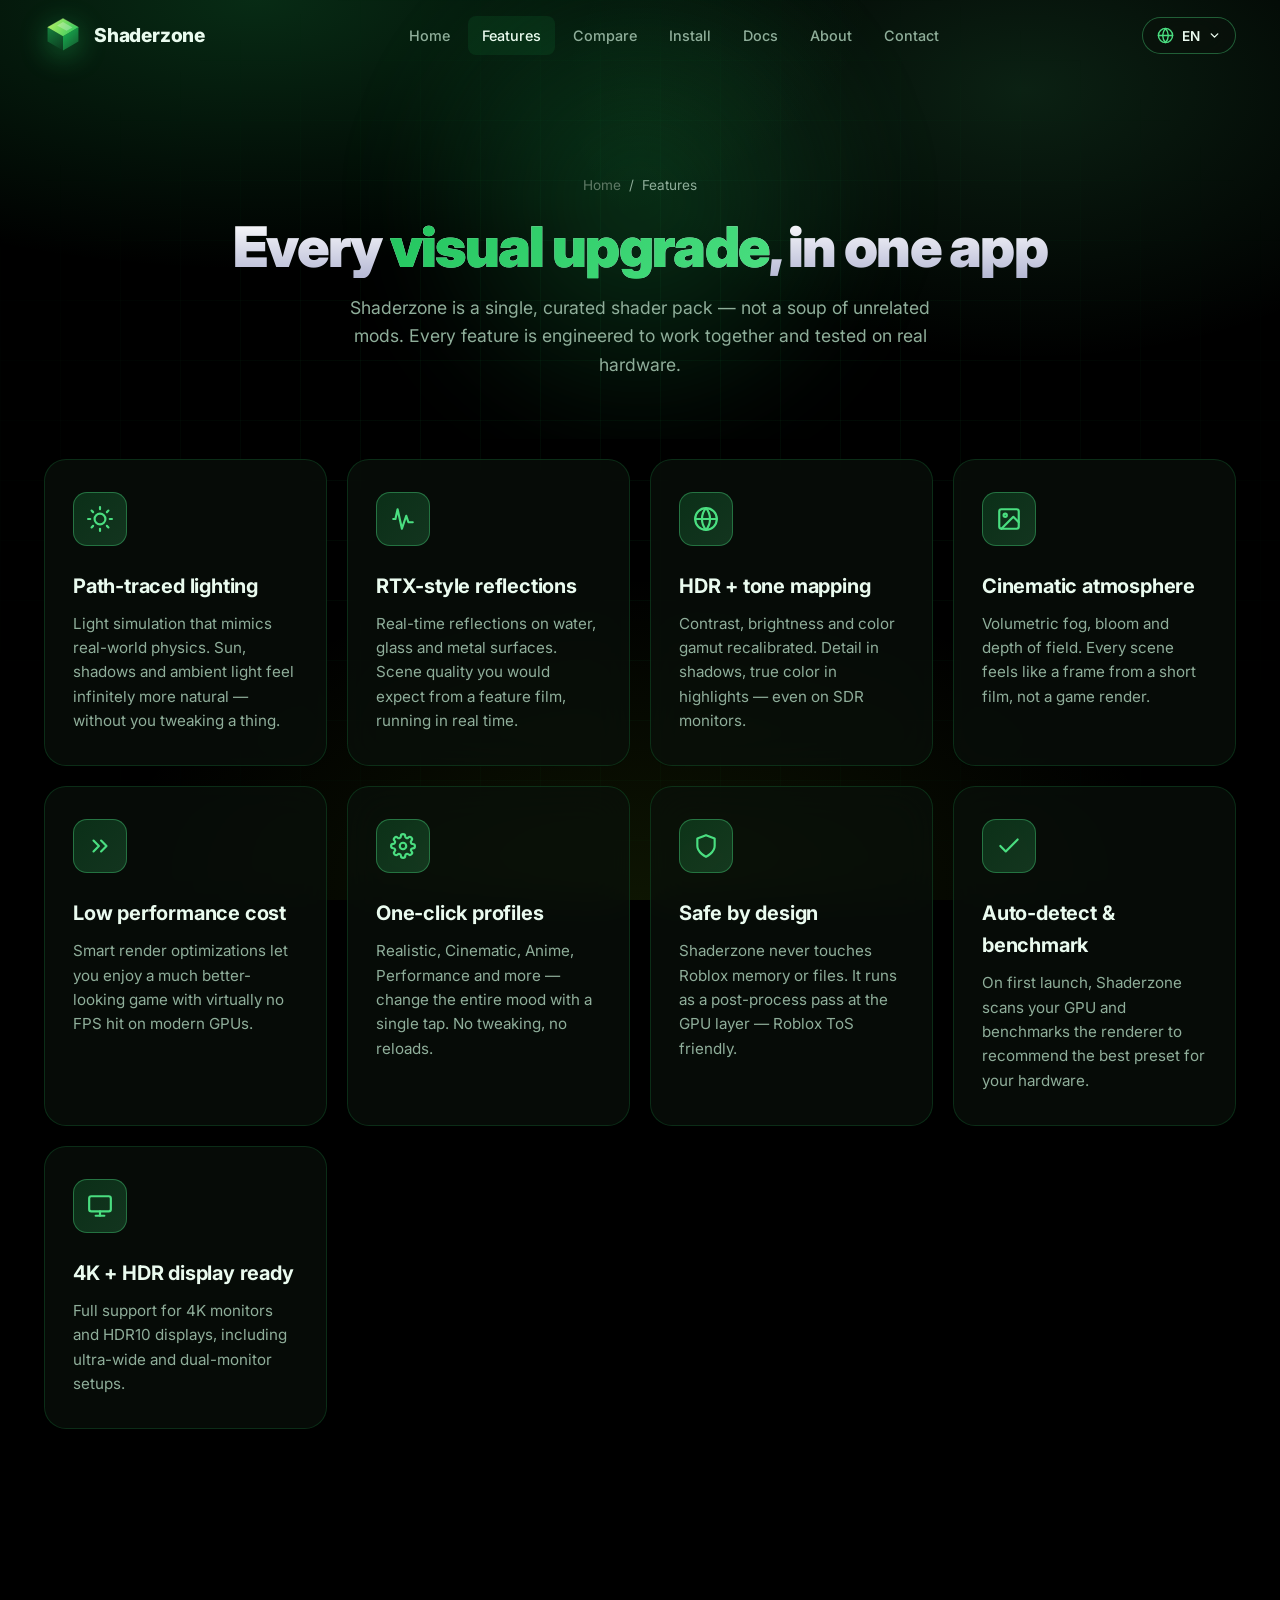
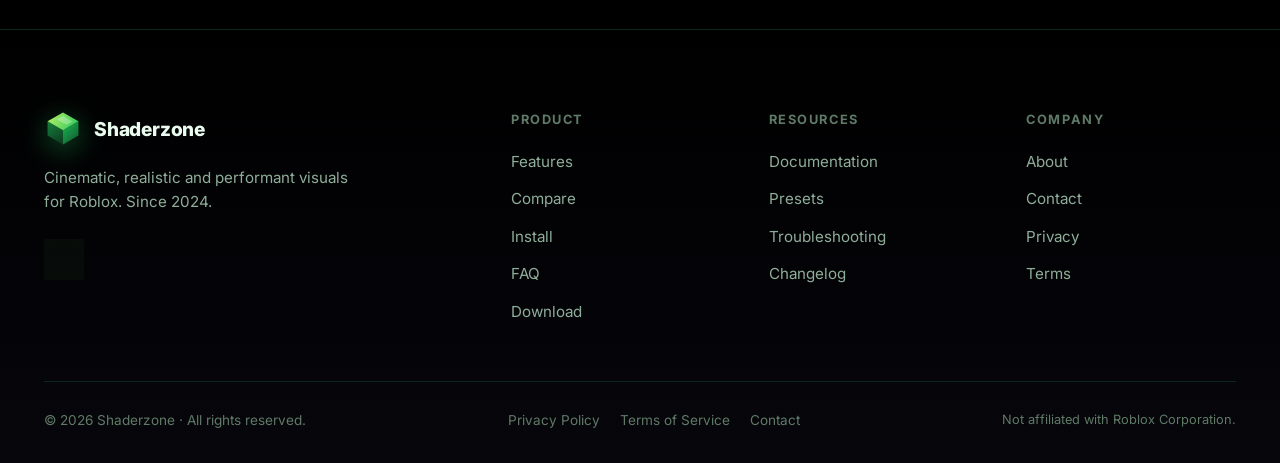
<file: features.html>
<!DOCTYPE html>
<html lang="en">
<head>
    <meta charset="UTF-8" />
    <meta name="viewport" content="width=device-width, initial-scale=1.0" />
    <meta name="theme-color" content="#000000" />
    <meta name="description" content="Every feature Shaderzone brings to Roblox: path-traced lighting, RTX-style reflections, HDR, cinematic atmosphere and more." />
    <title>Features — Shaderzone</title>
    <link rel="icon" type="image/svg+xml" href="assets/favicon.svg" />
    <link rel="icon" type="image/png" sizes="32x32" href="assets/favicon.png" />
    <link rel="icon" href="assets/favicon.ico" sizes="any" />
    <link rel="apple-touch-icon" href="assets/apple-touch-icon.png" />
    <link rel="canonical" href="https://shaderzone.org/features" />
    <meta name="author" content="Shaderzone" />
    <meta property="og:site_name" content="Shaderzone" />
    <meta property="og:type" content="website" />
    <meta property="og:locale" content="en_US" />
    <meta property="og:title" content="Features — Shaderzone" />
    <meta property="og:description" content="Every feature Shaderzone brings to Roblox: path-traced lighting, RTX-style reflections, HDR, cinematic atmosphere and more." />
    <meta property="og:url" content="https://shaderzone.org/features" />
    <meta property="og:image" content="https://shaderzone.org/assets/og-image.png" />
    <meta property="og:image:width" content="1200" />
    <meta property="og:image:height" content="630" />
    <meta property="og:image:alt" content="Shaderzone — Cinematic RTX-level shaders for Roblox" />
    <meta name="twitter:card" content="summary_large_image" />
    <meta name="twitter:title" content="Features — Shaderzone" />
    <meta name="twitter:description" content="Every feature Shaderzone brings to Roblox: path-traced lighting, RTX-style reflections, HDR, cinematic atmosphere and more." />
    <meta name="twitter:image" content="https://shaderzone.org/assets/og-image.png" />
    <link rel="preconnect" href="https://fonts.googleapis.com" />
    <link rel="preconnect" href="https://fonts.gstatic.com" crossorigin />
    <link href="https://fonts.googleapis.com/css2?family=Inter:wght@400;500;600;700;800;900&display=swap" rel="stylesheet" />
    <link rel="stylesheet" href="css/style.css" />
</head>
<body>

<header class="header">
    <div class="container">
        <a href="/" class="logo" aria-label="Shaderzone home">
            <span class="logo-mark">
                <svg viewBox="0 0 64 64" fill="none" aria-hidden="true" xmlns="http://www.w3.org/2000/svg"><defs><linearGradient id="szTop" x1="6" y1="4" x2="58" y2="34" gradientUnits="userSpaceOnUse"><stop offset="0%" stop-color="#bef264"/><stop offset="100%" stop-color="#22c55e"/></linearGradient><linearGradient id="szRight" x1="32" y1="34" x2="58" y2="58" gradientUnits="userSpaceOnUse"><stop offset="0%" stop-color="#16a34a"/><stop offset="100%" stop-color="#14532d"/></linearGradient><linearGradient id="szLeft" x1="6" y1="19" x2="32" y2="58" gradientUnits="userSpaceOnUse"><stop offset="0%" stop-color="#15803d"/><stop offset="100%" stop-color="#0c3a1e"/></linearGradient></defs><path d="M6 19 L32 34 L32 58 L6 43 Z" fill="url(#szLeft)"/><path d="M58 19 L58 43 L32 58 L32 34 Z" fill="url(#szRight)"/><path d="M32 4 L58 19 L32 34 L6 19 Z" fill="url(#szTop)"/><path d="M32 10 L48 19.5 L38 25 L22 16 Z" fill="#ffffff" opacity="0.28"/><path d="M32 4 L58 19 M32 4 L6 19" stroke="#d9f99d" stroke-width="0.6" opacity="0.7"/></svg>
            </span>
            Shaderzone
        </a>
        <nav class="nav" aria-label="Main navigation">
            <a href="/">Home</a>
            <a href="features" class="active">Features</a>
            <a href="compare">Compare</a>
            <a href="install">Install</a>
            <a href="documentation">Docs</a>
            <a href="about">About</a>
            <a href="contact">Contact</a>
        </nav>
        <div class="header-cta">
            <div class="lang-switch">
                <button class="lang-btn" aria-label="Select language" aria-haspopup="true">
                    <svg class="globe" viewBox="0 0 24 24" fill="none" stroke="currentColor" stroke-width="2" stroke-linecap="round" stroke-linejoin="round"><circle cx="12" cy="12" r="10"/><line x1="2" y1="12" x2="22" y2="12"/><path d="M12 2a15.3 15.3 0 0 1 4 10 15.3 15.3 0 0 1-4 10 15.3 15.3 0 0 1-4-10 15.3 15.3 0 0 1 4-10z"/></svg>
                    <span class="lang-current">EN</span>
                    <svg class="chev" viewBox="0 0 24 24" fill="none" stroke="currentColor" stroke-width="2.6" stroke-linecap="round" stroke-linejoin="round"><polyline points="6 9 12 15 18 9"/></svg>
                </button>
                <div class="lang-menu" role="menu">
                    <button class="lang-option" data-lang="en"><span class="lang-code">EN</span> English</button>
                    <button class="lang-option" data-lang="tr"><span class="lang-code">TR</span> Türkçe</button>
                    <button class="lang-option" data-lang="ru"><span class="lang-code">RU</span> Русский</button>
                    <button class="lang-option" data-lang="de"><span class="lang-code">DE</span> Deutsch</button>
                    <button class="lang-option" data-lang="fr"><span class="lang-code">FR</span> Français</button>
                    <button class="lang-option" data-lang="es"><span class="lang-code">ES</span> Español</button>
                </div>
            </div>
            <button class="menu-toggle" aria-label="Open menu">
                <svg viewBox="0 0 24 24" fill="none" stroke="currentColor" stroke-width="2" stroke-linecap="round"><line x1="3" y1="6" x2="21" y2="6"/><line x1="3" y1="12" x2="21" y2="12"/><line x1="3" y1="18" x2="21" y2="18"/></svg>
            </button>
        </div>
    </div>
</header>

<section class="page-header">
    <div class="container">
        <div class="breadcrumbs"><a href="/">Home</a><span>/</span><span>Features</span></div>
        <h1>Every <span class="gradient-text">visual upgrade</span>, in one app</h1>
        <p>Shaderzone is a single, curated shader pack — not a soup of unrelated mods. Every feature is engineered to work together and tested on real hardware.</p>
    </div>
</section>

<section class="section" style="padding-top: 20px;">
    <div class="container">
        <div class="features-grid">
            <div class="feature-card reveal">
                <div class="feature-icon">
                    <svg viewBox="0 0 24 24" fill="none" stroke="currentColor" stroke-width="2" stroke-linecap="round" stroke-linejoin="round"><circle cx="12" cy="12" r="5"/><line x1="12" y1="1" x2="12" y2="3"/><line x1="12" y1="21" x2="12" y2="23"/><line x1="4.22" y1="4.22" x2="5.64" y2="5.64"/><line x1="18.36" y1="18.36" x2="19.78" y2="19.78"/><line x1="1" y1="12" x2="3" y2="12"/><line x1="21" y1="12" x2="23" y2="12"/><line x1="4.22" y1="19.78" x2="5.64" y2="18.36"/><line x1="18.36" y1="5.64" x2="19.78" y2="4.22"/></svg>
                </div>
                <h3>Path-traced lighting</h3>
                <p>Light simulation that mimics real-world physics. Sun, shadows and ambient light feel infinitely more natural — without you tweaking a thing.</p>
            </div>
            <div class="feature-card reveal">
                <div class="feature-icon">
                    <svg viewBox="0 0 24 24" fill="none" stroke="currentColor" stroke-width="2" stroke-linecap="round" stroke-linejoin="round"><path d="M3 12h2l2-9 4 18 4-12 2 6h4"/></svg>
                </div>
                <h3>RTX-style reflections</h3>
                <p>Real-time reflections on water, glass and metal surfaces. Scene quality you would expect from a feature film, running in real time.</p>
            </div>
            <div class="feature-card reveal">
                <div class="feature-icon">
                    <svg viewBox="0 0 24 24" fill="none" stroke="currentColor" stroke-width="2" stroke-linecap="round" stroke-linejoin="round"><circle cx="12" cy="12" r="10"/><path d="M12 2a15.3 15.3 0 0 1 0 20M12 2a15.3 15.3 0 0 0 0 20M2 12h20"/></svg>
                </div>
                <h3>HDR + tone mapping</h3>
                <p>Contrast, brightness and color gamut recalibrated. Detail in shadows, true color in highlights — even on SDR monitors.</p>
            </div>
            <div class="feature-card reveal">
                <div class="feature-icon">
                    <svg viewBox="0 0 24 24" fill="none" stroke="currentColor" stroke-width="2" stroke-linecap="round" stroke-linejoin="round"><rect x="3" y="3" width="18" height="18" rx="2"/><circle cx="8.5" cy="8.5" r="1.5"/><path d="M21 15l-5-5L5 21"/></svg>
                </div>
                <h3>Cinematic atmosphere</h3>
                <p>Volumetric fog, bloom and depth of field. Every scene feels like a frame from a short film, not a game render.</p>
            </div>
            <div class="feature-card reveal">
                <div class="feature-icon">
                    <svg viewBox="0 0 24 24" fill="none" stroke="currentColor" stroke-width="2" stroke-linecap="round" stroke-linejoin="round"><polyline points="13 17 18 12 13 7"/><polyline points="6 17 11 12 6 7"/></svg>
                </div>
                <h3>Low performance cost</h3>
                <p>Smart render optimizations let you enjoy a much better-looking game with virtually no FPS hit on modern GPUs.</p>
            </div>
            <div class="feature-card reveal">
                <div class="feature-icon">
                    <svg viewBox="0 0 24 24" fill="none" stroke="currentColor" stroke-width="2" stroke-linecap="round" stroke-linejoin="round"><circle cx="12" cy="12" r="3"/><path d="M19.4 15a1.65 1.65 0 0 0 .33 1.82l.06.06a2 2 0 0 1-2.83 2.83l-.06-.06a1.65 1.65 0 0 0-1.82-.33 1.65 1.65 0 0 0-1 1.51V21a2 2 0 0 1-4 0v-.09A1.65 1.65 0 0 0 9 19.4a1.65 1.65 0 0 0-1.82.33l-.06.06a2 2 0 0 1-2.83-2.83l.06-.06a1.65 1.65 0 0 0 .33-1.82 1.65 1.65 0 0 0-1.51-1H3a2 2 0 0 1 0-4h.09A1.65 1.65 0 0 0 4.6 9a1.65 1.65 0 0 0-.33-1.82l-.06-.06a2 2 0 0 1 2.83-2.83l.06.06a1.65 1.65 0 0 0 1.82.33H9a1.65 1.65 0 0 0 1-1.51V3a2 2 0 0 1 4 0v.09a1.65 1.65 0 0 0 1 1.51 1.65 1.65 0 0 0 1.82-.33l.06-.06a2 2 0 0 1 2.83 2.83l-.06.06a1.65 1.65 0 0 0-.33 1.82V9c.27.66.85 1.13 1.51 1.13H21a2 2 0 0 1 0 4h-.09a1.65 1.65 0 0 0-1.51 1z"/></svg>
                </div>
                <h3>One-click profiles</h3>
                <p>Realistic, Cinematic, Anime, Performance and more — change the entire mood with a single tap. No tweaking, no reloads.</p>
            </div>
            <div class="feature-card reveal">
                <div class="feature-icon">
                    <svg viewBox="0 0 24 24" fill="none" stroke="currentColor" stroke-width="2" stroke-linecap="round" stroke-linejoin="round"><path d="M12 22s8-4 8-10V5l-8-3-8 3v7c0 6 8 10 8 10z"/></svg>
                </div>
                <h3>Safe by design</h3>
                <p>Shaderzone never touches Roblox memory or files. It runs as a post-process pass at the GPU layer — Roblox ToS friendly.</p>
            </div>
            <div class="feature-card reveal">
                <div class="feature-icon">
                    <svg viewBox="0 0 24 24" fill="none" stroke="currentColor" stroke-width="2" stroke-linecap="round" stroke-linejoin="round"><polyline points="20 6 9 17 4 12"/></svg>
                </div>
                <h3>Auto-detect &amp; benchmark</h3>
                <p>On first launch, Shaderzone scans your GPU and benchmarks the renderer to recommend the best preset for your hardware.</p>
            </div>
            <div class="feature-card reveal">
                <div class="feature-icon">
                    <svg viewBox="0 0 24 24" fill="none" stroke="currentColor" stroke-width="2" stroke-linecap="round" stroke-linejoin="round"><rect x="2" y="3" width="20" height="14" rx="2" ry="2"/><line x1="8" y1="21" x2="16" y2="21"/><line x1="12" y1="17" x2="12" y2="21"/></svg>
                </div>
                <h3>4K + HDR display ready</h3>
                <p>Full support for 4K monitors and HDR10 displays, including ultra-wide and dual-monitor setups.</p>
            </div>
        </div>
    </div>
</section>

<footer class="footer">
    <div class="container">
        <div class="footer-grid">
            <div class="footer-brand">
                <a href="/" class="logo">
                    <span class="logo-mark"><svg viewBox="0 0 64 64" fill="none" aria-hidden="true" xmlns="http://www.w3.org/2000/svg"><defs><linearGradient id="szTopF" x1="6" y1="4" x2="58" y2="34" gradientUnits="userSpaceOnUse"><stop offset="0%" stop-color="#bef264"/><stop offset="100%" stop-color="#22c55e"/></linearGradient><linearGradient id="szRightF" x1="32" y1="34" x2="58" y2="58" gradientUnits="userSpaceOnUse"><stop offset="0%" stop-color="#16a34a"/><stop offset="100%" stop-color="#14532d"/></linearGradient><linearGradient id="szLeftF" x1="6" y1="19" x2="32" y2="58" gradientUnits="userSpaceOnUse"><stop offset="0%" stop-color="#15803d"/><stop offset="100%" stop-color="#0c3a1e"/></linearGradient></defs><path d="M6 19 L32 34 L32 58 L6 43 Z" fill="url(#szLeftF)"/><path d="M58 19 L58 43 L32 58 L32 34 Z" fill="url(#szRightF)"/><path d="M32 4 L58 19 L32 34 L6 19 Z" fill="url(#szTopF)"/><path d="M32 10 L48 19.5 L38 25 L22 16 Z" fill="#ffffff" opacity="0.28"/></svg></span>
                    Shaderzone
                </a>
                <p class="footer-tag" data-i18n="footer.tagline">Cinematic, realistic and performant visuals for Roblox. Since 2024.</p>
                <div class="socials">
                    <a href="#" aria-label="GitHub"><svg viewBox="0 0 24 24" fill="currentColor"><path d="M12 .5C5.65.5.5 5.65.5 12c0 5.08 3.29 9.39 7.86 10.91.58.11.79-.25.79-.56v-2c-3.2.7-3.87-1.36-3.87-1.36-.53-1.34-1.3-1.7-1.3-1.7-1.06-.72.08-.71.08-.71 1.17.08 1.78 1.2 1.78 1.2 1.04 1.78 2.74 1.27 3.4.97.11-.75.41-1.27.74-1.56-2.55-.29-5.23-1.28-5.23-5.69 0-1.26.45-2.29 1.18-3.1-.12-.29-.51-1.46.11-3.04 0 0 .97-.31 3.18 1.18a11 11 0 0 1 5.79 0c2.2-1.49 3.17-1.18 3.17-1.18.63 1.58.24 2.75.12 3.04.74.81 1.18 1.84 1.18 3.1 0 4.42-2.69 5.4-5.25 5.68.42.36.79 1.07.79 2.17v3.21c0 .31.21.68.8.56A11.5 11.5 0 0 0 23.5 12C23.5 5.65 18.35.5 12 .5z"/></svg></a>
                </div>
            </div>
            <div class="footer-col">
                <h4 data-i18n="footer.product">Product</h4>
                <ul>
                    <li><a href="features" data-i18n="nav.features">Features</a></li>
                    <li><a href="compare" data-i18n="nav.compare">Compare</a></li>
                    <li><a href="install" data-i18n="nav.install">Install</a></li>
                    <li><a href="index.html#faq" data-i18n="footer.faq">FAQ</a></li>
                    <li><a href="install#download" data-i18n="footer.download">Download</a></li>
                </ul>
            </div>
            <div class="footer-col">
                <h4 data-i18n="footer.resources">Resources</h4>
                <ul>
                    <li><a href="documentation" data-i18n="footer.documentation">Documentation</a></li>
                    <li><a href="documentation#presets" data-i18n="footer.presets">Presets</a></li>
                    <li><a href="documentation#troubleshooting" data-i18n="footer.troubleshooting">Troubleshooting</a></li>
                    <li><a href="documentation#changelog" data-i18n="footer.changelog">Changelog</a></li>
                </ul>
            </div>
            <div class="footer-col">
                <h4 data-i18n="footer.company">Company</h4>
                <ul>
                    <li><a href="about" data-i18n="nav.about">About</a></li>
                    <li><a href="contact" data-i18n="nav.contact">Contact</a></li>
                    <li><a href="privacy" data-i18n="footer.privacy">Privacy</a></li>
                    <li><a href="terms" data-i18n="footer.terms">Terms</a></li>
                </ul>
            </div>
        </div>
        <div class="footer-bottom">
            <span>© <span id="year"></span> Shaderzone · <span data-i18n="footer.rights">All rights reserved.</span></span>
            <div class="legal-links">
                <a href="privacy" data-i18n="legal.privacy">Privacy Policy</a>
                <a href="terms" data-i18n="legal.terms">Terms of Service</a>
                <a href="contact" data-i18n="nav.contact">Contact</a>
            </div>
            <span style="color: var(--text-dim); font-size: 0.8rem;" data-i18n="footer.disclaimer">Not affiliated with Roblox Corporation.</span>
        </div>
    </div>
</footer>

<script src="js/i18n.js"></script>
<script src="js/main.js"></script>
</body>
</html>
</file>
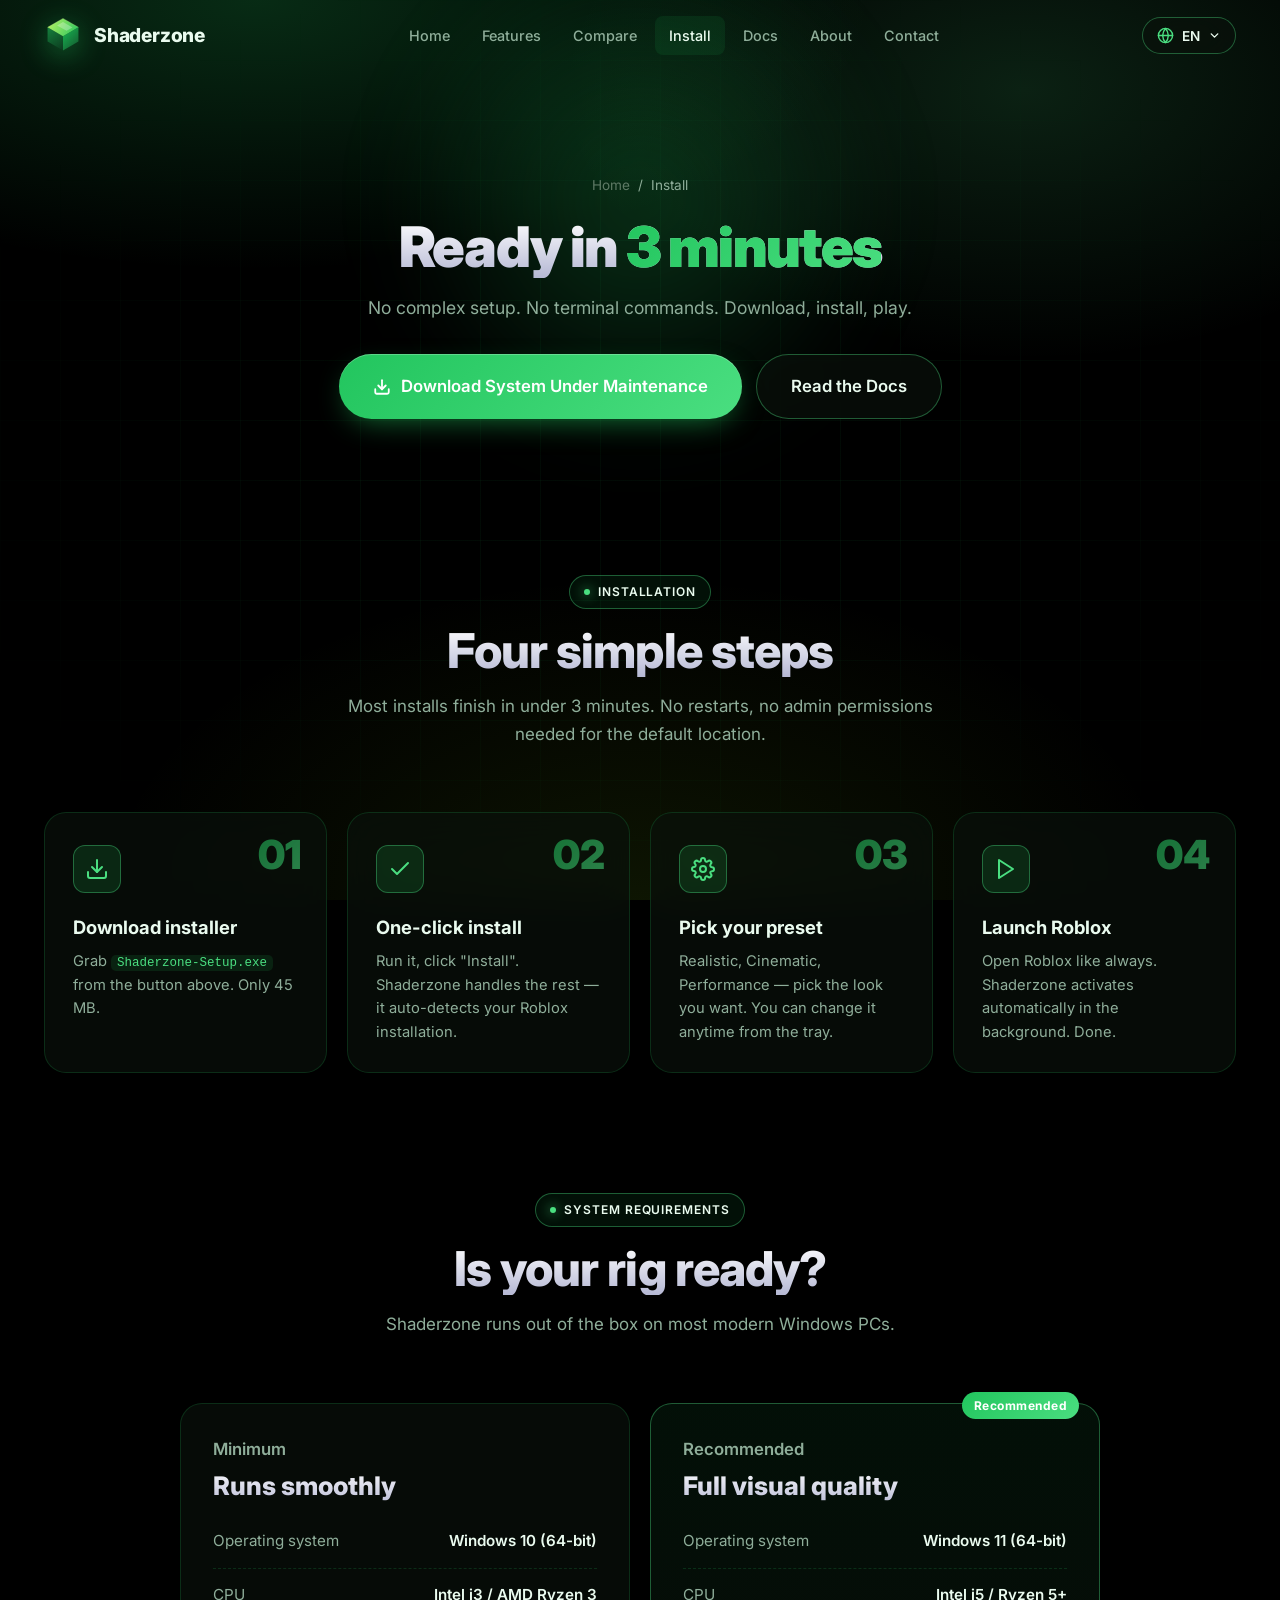
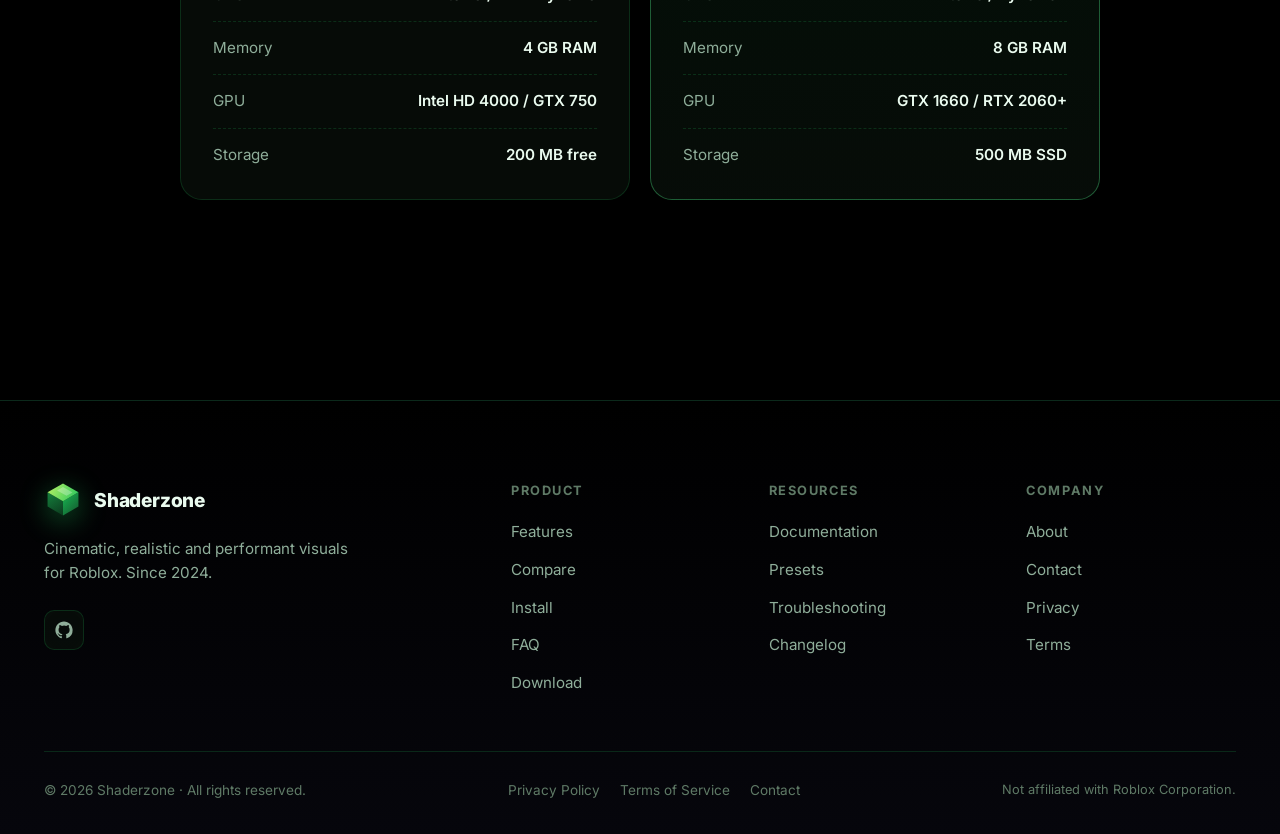
<file: install.html>
<!DOCTYPE html>
<html lang="en">
<head>
    <meta charset="UTF-8" />
    <meta name="viewport" content="width=device-width, initial-scale=1.0" />
    <meta name="theme-color" content="#000000" />
    <meta name="description" content="Install Shaderzone for Roblox in three minutes. Step-by-step guide and system requirements." />
    <title>Install — Shaderzone</title>
    <link rel="icon" type="image/svg+xml" href="assets/favicon.svg" />
    <link rel="icon" type="image/png" sizes="32x32" href="assets/favicon.png" />
    <link rel="icon" href="assets/favicon.ico" sizes="any" />
    <link rel="apple-touch-icon" href="assets/apple-touch-icon.png" />
    <link rel="canonical" href="https://shaderzone.org/install" />
    <meta name="author" content="Shaderzone" />
    <meta property="og:site_name" content="Shaderzone" />
    <meta property="og:type" content="website" />
    <meta property="og:locale" content="en_US" />
    <meta property="og:title" content="Install — Shaderzone" />
    <meta property="og:description" content="Install Shaderzone for Roblox in three minutes. Step-by-step guide and system requirements." />
    <meta property="og:url" content="https://shaderzone.org/install" />
    <meta property="og:image" content="https://shaderzone.org/assets/og-image.png" />
    <meta property="og:image:width" content="1200" />
    <meta property="og:image:height" content="630" />
    <meta property="og:image:alt" content="Shaderzone — Cinematic RTX-level shaders for Roblox" />
    <meta name="twitter:card" content="summary_large_image" />
    <meta name="twitter:title" content="Install — Shaderzone" />
    <meta name="twitter:description" content="Install Shaderzone for Roblox in three minutes. Step-by-step guide and system requirements." />
    <meta name="twitter:image" content="https://shaderzone.org/assets/og-image.png" />
    <link rel="preconnect" href="https://fonts.googleapis.com" />
    <link rel="preconnect" href="https://fonts.gstatic.com" crossorigin />
    <link href="https://fonts.googleapis.com/css2?family=Inter:wght@400;500;600;700;800;900&display=swap" rel="stylesheet" />
    <link rel="stylesheet" href="css/style.css" />
</head>
<body>

<header class="header">
    <div class="container">
        <a href="/" class="logo" aria-label="Shaderzone home">
            <span class="logo-mark">
                <svg viewBox="0 0 64 64" fill="none" aria-hidden="true" xmlns="http://www.w3.org/2000/svg"><defs><linearGradient id="szTop" x1="6" y1="4" x2="58" y2="34" gradientUnits="userSpaceOnUse"><stop offset="0%" stop-color="#bef264"/><stop offset="100%" stop-color="#22c55e"/></linearGradient><linearGradient id="szRight" x1="32" y1="34" x2="58" y2="58" gradientUnits="userSpaceOnUse"><stop offset="0%" stop-color="#16a34a"/><stop offset="100%" stop-color="#14532d"/></linearGradient><linearGradient id="szLeft" x1="6" y1="19" x2="32" y2="58" gradientUnits="userSpaceOnUse"><stop offset="0%" stop-color="#15803d"/><stop offset="100%" stop-color="#0c3a1e"/></linearGradient></defs><path d="M6 19 L32 34 L32 58 L6 43 Z" fill="url(#szLeft)"/><path d="M58 19 L58 43 L32 58 L32 34 Z" fill="url(#szRight)"/><path d="M32 4 L58 19 L32 34 L6 19 Z" fill="url(#szTop)"/><path d="M32 10 L48 19.5 L38 25 L22 16 Z" fill="#ffffff" opacity="0.28"/><path d="M32 4 L58 19 M32 4 L6 19" stroke="#d9f99d" stroke-width="0.6" opacity="0.7"/></svg>
            </span>
            Shaderzone
        </a>
        <nav class="nav" aria-label="Main navigation">
            <a href="/">Home</a>
            <a href="features">Features</a>
            <a href="compare">Compare</a>
            <a href="install" class="active">Install</a>
            <a href="documentation">Docs</a>
            <a href="about">About</a>
            <a href="contact">Contact</a>
        </nav>
        <div class="header-cta">
            <div class="lang-switch">
                <button class="lang-btn" aria-label="Select language" aria-haspopup="true">
                    <svg class="globe" viewBox="0 0 24 24" fill="none" stroke="currentColor" stroke-width="2" stroke-linecap="round" stroke-linejoin="round"><circle cx="12" cy="12" r="10"/><line x1="2" y1="12" x2="22" y2="12"/><path d="M12 2a15.3 15.3 0 0 1 4 10 15.3 15.3 0 0 1-4 10 15.3 15.3 0 0 1-4-10 15.3 15.3 0 0 1 4-10z"/></svg>
                    <span class="lang-current">EN</span>
                    <svg class="chev" viewBox="0 0 24 24" fill="none" stroke="currentColor" stroke-width="2.6" stroke-linecap="round" stroke-linejoin="round"><polyline points="6 9 12 15 18 9"/></svg>
                </button>
                <div class="lang-menu" role="menu">
                    <button class="lang-option" data-lang="en"><span class="lang-code">EN</span> English</button>
                    <button class="lang-option" data-lang="tr"><span class="lang-code">TR</span> Türkçe</button>
                    <button class="lang-option" data-lang="ru"><span class="lang-code">RU</span> Русский</button>
                    <button class="lang-option" data-lang="de"><span class="lang-code">DE</span> Deutsch</button>
                    <button class="lang-option" data-lang="fr"><span class="lang-code">FR</span> Français</button>
                    <button class="lang-option" data-lang="es"><span class="lang-code">ES</span> Español</button>
                </div>
            </div>
            <button class="menu-toggle" aria-label="Open menu">
                <svg viewBox="0 0 24 24" fill="none" stroke="currentColor" stroke-width="2" stroke-linecap="round"><line x1="3" y1="6" x2="21" y2="6"/><line x1="3" y1="12" x2="21" y2="12"/><line x1="3" y1="18" x2="21" y2="18"/></svg>
            </button>
        </div>
    </div>
</header>

<section class="page-header" id="download">
    <div class="container">
        <div class="breadcrumbs"><a href="/">Home</a><span>/</span><span>Install</span></div>
        <h1>Ready in <span class="gradient-text">3 minutes</span></h1>
        <p>No complex setup. No terminal commands. Download, install, play.</p>
        <div class="hero-actions" style="margin-top: 32px;">
            <a href="#" class="btn btn-primary btn-lg">
                <svg class="btn-icon" viewBox="0 0 24 24" fill="none" stroke="currentColor" stroke-width="2.4" stroke-linecap="round" stroke-linejoin="round"><path d="M21 15v4a2 2 0 0 1-2 2H5a2 2 0 0 1-2-2v-4"/><polyline points="7 10 12 15 17 10"/><line x1="12" y1="15" x2="12" y2="3"/></svg>
                Download System Under Maintenance
            </a>
            <a href="documentation" class="btn btn-secondary btn-lg">Read the Docs</a>
        </div>
    </div>
</section>

<section class="section" style="padding-top: 40px;">
    <div class="container">
        <div class="section-head reveal">
            <span class="eyebrow"><span class="dot"></span>Installation</span>
            <h2 class="section-title">Four simple steps</h2>
            <p class="section-subtitle">Most installs finish in under 3 minutes. No restarts, no admin permissions needed for the default location.</p>
        </div>

        <div class="steps">
            <div class="step reveal">
                <div class="step-icon">
                    <svg viewBox="0 0 24 24" fill="none" stroke="currentColor" stroke-width="2" stroke-linecap="round" stroke-linejoin="round"><path d="M21 15v4a2 2 0 0 1-2 2H5a2 2 0 0 1-2-2v-4"/><polyline points="7 10 12 15 17 10"/><line x1="12" y1="15" x2="12" y2="3"/></svg>
                </div>
                <h3>Download installer</h3>
                <p>Grab <code style="background:rgba(34,197,94,.12);padding:1px 6px;border-radius:5px;color:var(--accent-2);font-size:.85em">Shaderzone-Setup.exe</code> from the button above. Only 45 MB.</p>
            </div>
            <div class="step reveal">
                <div class="step-icon">
                    <svg viewBox="0 0 24 24" fill="none" stroke="currentColor" stroke-width="2" stroke-linecap="round" stroke-linejoin="round"><polyline points="20 6 9 17 4 12"/></svg>
                </div>
                <h3>One-click install</h3>
                <p>Run it, click "Install". Shaderzone handles the rest — it auto-detects your Roblox installation.</p>
            </div>
            <div class="step reveal">
                <div class="step-icon">
                    <svg viewBox="0 0 24 24" fill="none" stroke="currentColor" stroke-width="2" stroke-linecap="round" stroke-linejoin="round"><circle cx="12" cy="12" r="3"/><path d="M19.4 15a1.65 1.65 0 0 0 .33 1.82l.06.06a2 2 0 0 1-2.83 2.83l-.06-.06a1.65 1.65 0 0 0-1.82-.33 1.65 1.65 0 0 0-1 1.51V21a2 2 0 0 1-4 0v-.09A1.65 1.65 0 0 0 9 19.4a1.65 1.65 0 0 0-1.82.33l-.06.06a2 2 0 0 1-2.83-2.83l.06-.06a1.65 1.65 0 0 0 .33-1.82 1.65 1.65 0 0 0-1.51-1H3a2 2 0 0 1 0-4h.09A1.65 1.65 0 0 0 4.6 9a1.65 1.65 0 0 0-.33-1.82l-.06-.06a2 2 0 0 1 2.83-2.83l.06.06a1.65 1.65 0 0 0 1.82.33H9a1.65 1.65 0 0 0 1-1.51V3a2 2 0 0 1 4 0v.09a1.65 1.65 0 0 0 1 1.51 1.65 1.65 0 0 0 1.82-.33l.06-.06a2 2 0 0 1 2.83 2.83l-.06.06a1.65 1.65 0 0 0-.33 1.82V9c.27.66.85 1.13 1.51 1.13H21a2 2 0 0 1 0 4h-.09a1.65 1.65 0 0 0-1.51 1z"/></svg>
                </div>
                <h3>Pick your preset</h3>
                <p>Realistic, Cinematic, Performance — pick the look you want. You can change it anytime from the tray.</p>
            </div>
            <div class="step reveal">
                <div class="step-icon">
                    <svg viewBox="0 0 24 24" fill="none" stroke="currentColor" stroke-width="2" stroke-linecap="round" stroke-linejoin="round"><polygon points="5 3 19 12 5 21 5 3"/></svg>
                </div>
                <h3>Launch Roblox</h3>
                <p>Open Roblox like always. Shaderzone activates automatically in the background. Done.</p>
            </div>
        </div>
    </div>
</section>

<section class="section" style="padding-top:0">
    <div class="container">
        <div class="section-head reveal">
            <span class="eyebrow"><span class="dot"></span>System requirements</span>
            <h2 class="section-title">Is your rig ready?</h2>
            <p class="section-subtitle">Shaderzone runs out of the box on most modern Windows PCs.</p>
        </div>

        <div class="req-grid">
            <div class="req-card reveal">
                <h3>Minimum</h3>
                <div class="req-tier">Runs smoothly</div>
                <ul class="req-list">
                    <li><span class="req-key">Operating system</span><span class="req-val">Windows 10 (64-bit)</span></li>
                    <li><span class="req-key">CPU</span><span class="req-val">Intel i3 / AMD Ryzen 3</span></li>
                    <li><span class="req-key">Memory</span><span class="req-val">4 GB RAM</span></li>
                    <li><span class="req-key">GPU</span><span class="req-val">Intel HD 4000 / GTX 750</span></li>
                    <li><span class="req-key">Storage</span><span class="req-val">200 MB free</span></li>
                </ul>
            </div>
            <div class="req-card recommended reveal">
                <h3>Recommended</h3>
                <div class="req-tier">Full visual quality</div>
                <ul class="req-list">
                    <li><span class="req-key">Operating system</span><span class="req-val">Windows 11 (64-bit)</span></li>
                    <li><span class="req-key">CPU</span><span class="req-val">Intel i5 / Ryzen 5+</span></li>
                    <li><span class="req-key">Memory</span><span class="req-val">8 GB RAM</span></li>
                    <li><span class="req-key">GPU</span><span class="req-val">GTX 1660 / RTX 2060+</span></li>
                    <li><span class="req-key">Storage</span><span class="req-val">500 MB SSD</span></li>
                </ul>
            </div>
        </div>
    </div>
</section>

<footer class="footer">
    <div class="container">
        <div class="footer-grid">
            <div class="footer-brand">
                <a href="/" class="logo">
                    <span class="logo-mark"><svg viewBox="0 0 64 64" fill="none" aria-hidden="true" xmlns="http://www.w3.org/2000/svg"><defs><linearGradient id="szTopF" x1="6" y1="4" x2="58" y2="34" gradientUnits="userSpaceOnUse"><stop offset="0%" stop-color="#bef264"/><stop offset="100%" stop-color="#22c55e"/></linearGradient><linearGradient id="szRightF" x1="32" y1="34" x2="58" y2="58" gradientUnits="userSpaceOnUse"><stop offset="0%" stop-color="#16a34a"/><stop offset="100%" stop-color="#14532d"/></linearGradient><linearGradient id="szLeftF" x1="6" y1="19" x2="32" y2="58" gradientUnits="userSpaceOnUse"><stop offset="0%" stop-color="#15803d"/><stop offset="100%" stop-color="#0c3a1e"/></linearGradient></defs><path d="M6 19 L32 34 L32 58 L6 43 Z" fill="url(#szLeftF)"/><path d="M58 19 L58 43 L32 58 L32 34 Z" fill="url(#szRightF)"/><path d="M32 4 L58 19 L32 34 L6 19 Z" fill="url(#szTopF)"/><path d="M32 10 L48 19.5 L38 25 L22 16 Z" fill="#ffffff" opacity="0.28"/></svg></span>
                    Shaderzone
                </a>
                <p class="footer-tag" data-i18n="footer.tagline">Cinematic, realistic and performant visuals for Roblox. Since 2024.</p>
                <div class="socials">
                    <a href="#" aria-label="GitHub"><svg viewBox="0 0 24 24" fill="currentColor"><path d="M12 .5C5.65.5.5 5.65.5 12c0 5.08 3.29 9.39 7.86 10.91.58.11.79-.25.79-.56v-2c-3.2.7-3.87-1.36-3.87-1.36-.53-1.34-1.3-1.7-1.3-1.7-1.06-.72.08-.71.08-.71 1.17.08 1.78 1.2 1.78 1.2 1.04 1.78 2.74 1.27 3.4.97.11-.75.41-1.27.74-1.56-2.55-.29-5.23-1.28-5.23-5.69 0-1.26.45-2.29 1.18-3.1-.12-.29-.51-1.46.11-3.04 0 0 .97-.31 3.18 1.18a11 11 0 0 1 5.79 0c2.2-1.49 3.17-1.18 3.17-1.18.63 1.58.24 2.75.12 3.04.74.81 1.18 1.84 1.18 3.1 0 4.42-2.69 5.4-5.25 5.68.42.36.79 1.07.79 2.17v3.21c0 .31.21.68.8.56A11.5 11.5 0 0 0 23.5 12C23.5 5.65 18.35.5 12 .5z"/></svg></a>
                </div>
            </div>
            <div class="footer-col">
                <h4 data-i18n="footer.product">Product</h4>
                <ul>
                    <li><a href="features" data-i18n="nav.features">Features</a></li>
                    <li><a href="compare" data-i18n="nav.compare">Compare</a></li>
                    <li><a href="install" data-i18n="nav.install">Install</a></li>
                    <li><a href="index.html#faq" data-i18n="footer.faq">FAQ</a></li>
                    <li><a href="install#download" data-i18n="footer.download">Download</a></li>
                </ul>
            </div>
            <div class="footer-col">
                <h4 data-i18n="footer.resources">Resources</h4>
                <ul>
                    <li><a href="documentation" data-i18n="footer.documentation">Documentation</a></li>
                    <li><a href="documentation#presets" data-i18n="footer.presets">Presets</a></li>
                    <li><a href="documentation#troubleshooting" data-i18n="footer.troubleshooting">Troubleshooting</a></li>
                    <li><a href="documentation#changelog" data-i18n="footer.changelog">Changelog</a></li>
                </ul>
            </div>
            <div class="footer-col">
                <h4 data-i18n="footer.company">Company</h4>
                <ul>
                    <li><a href="about" data-i18n="nav.about">About</a></li>
                    <li><a href="contact" data-i18n="nav.contact">Contact</a></li>
                    <li><a href="privacy" data-i18n="footer.privacy">Privacy</a></li>
                    <li><a href="terms" data-i18n="footer.terms">Terms</a></li>
                </ul>
            </div>
        </div>
        <div class="footer-bottom">
            <span>© <span id="year"></span> Shaderzone · <span data-i18n="footer.rights">All rights reserved.</span></span>
            <div class="legal-links">
                <a href="privacy" data-i18n="legal.privacy">Privacy Policy</a>
                <a href="terms" data-i18n="legal.terms">Terms of Service</a>
                <a href="contact" data-i18n="nav.contact">Contact</a>
            </div>
            <span style="color: var(--text-dim); font-size: 0.8rem;" data-i18n="footer.disclaimer">Not affiliated with Roblox Corporation.</span>
        </div>
    </div>
</footer>

<script src="js/i18n.js"></script>
<script src="js/main.js"></script>
</body>
</html>
</file>
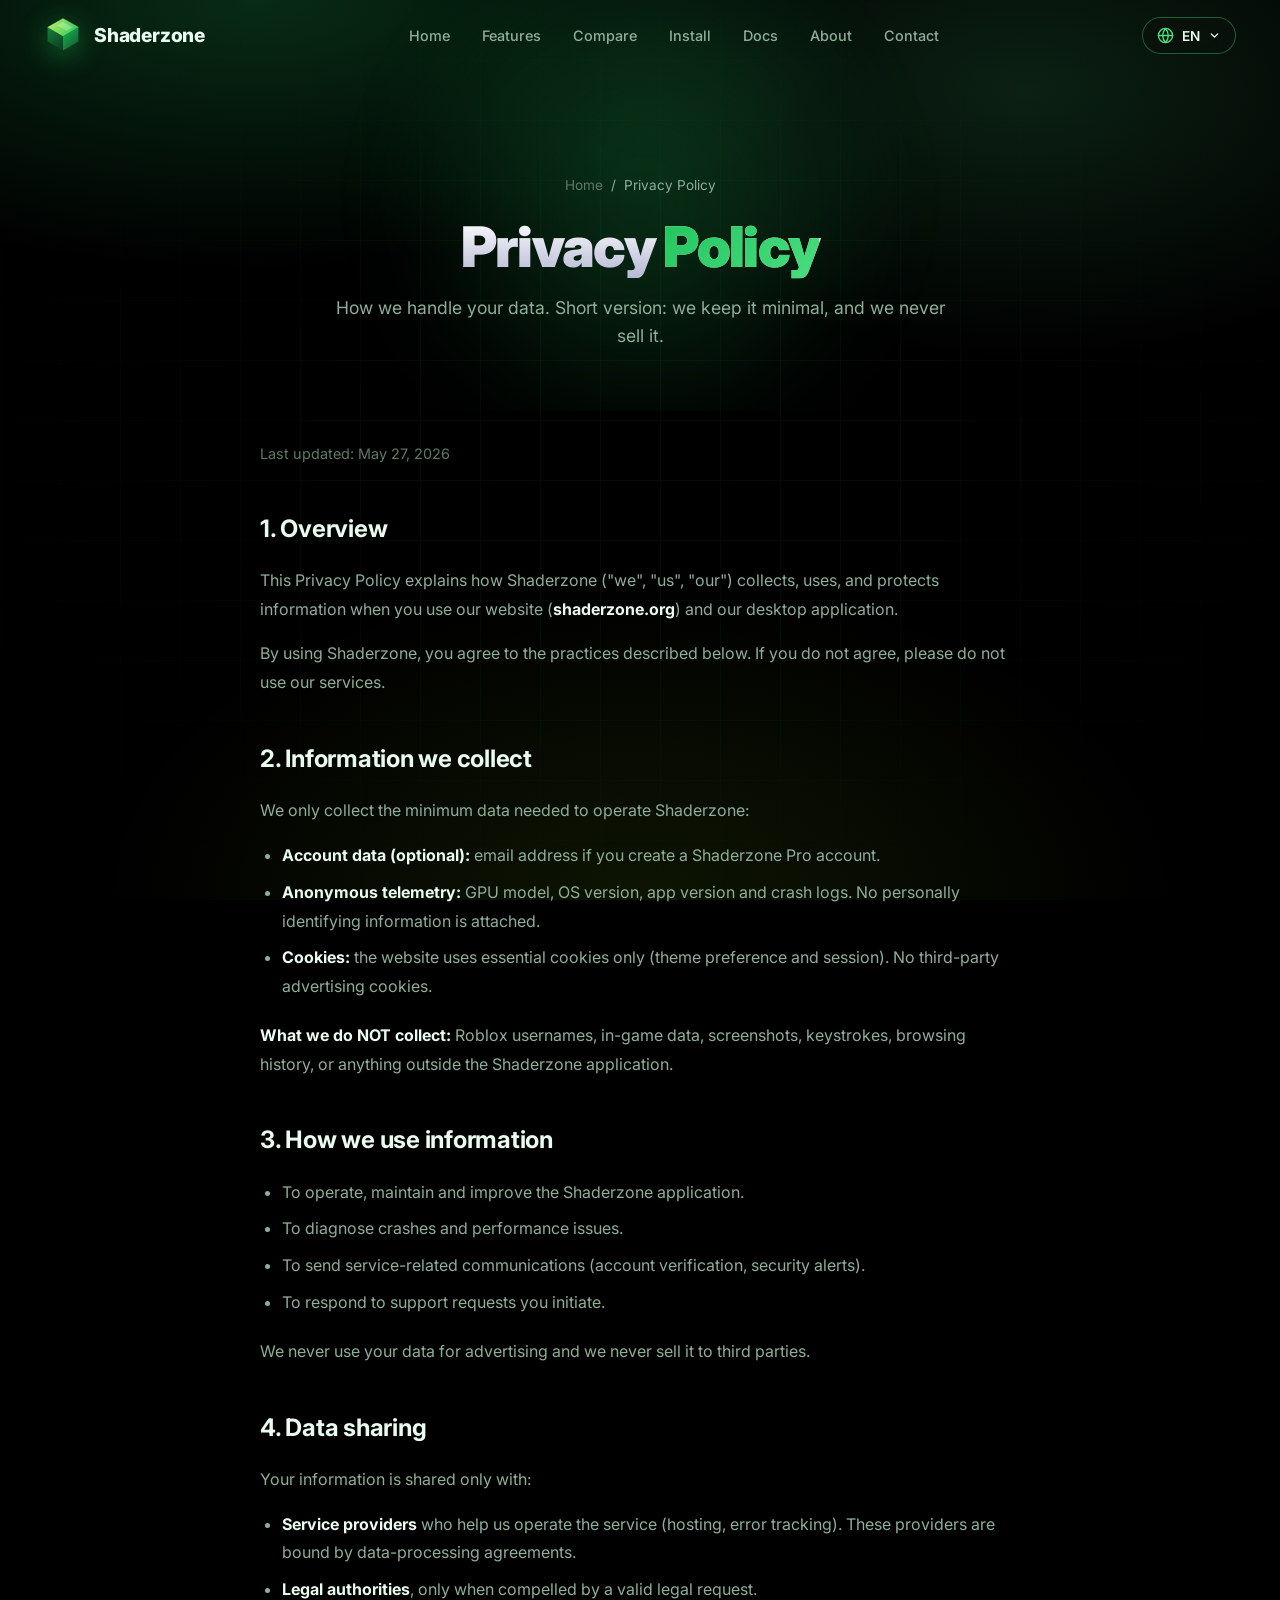
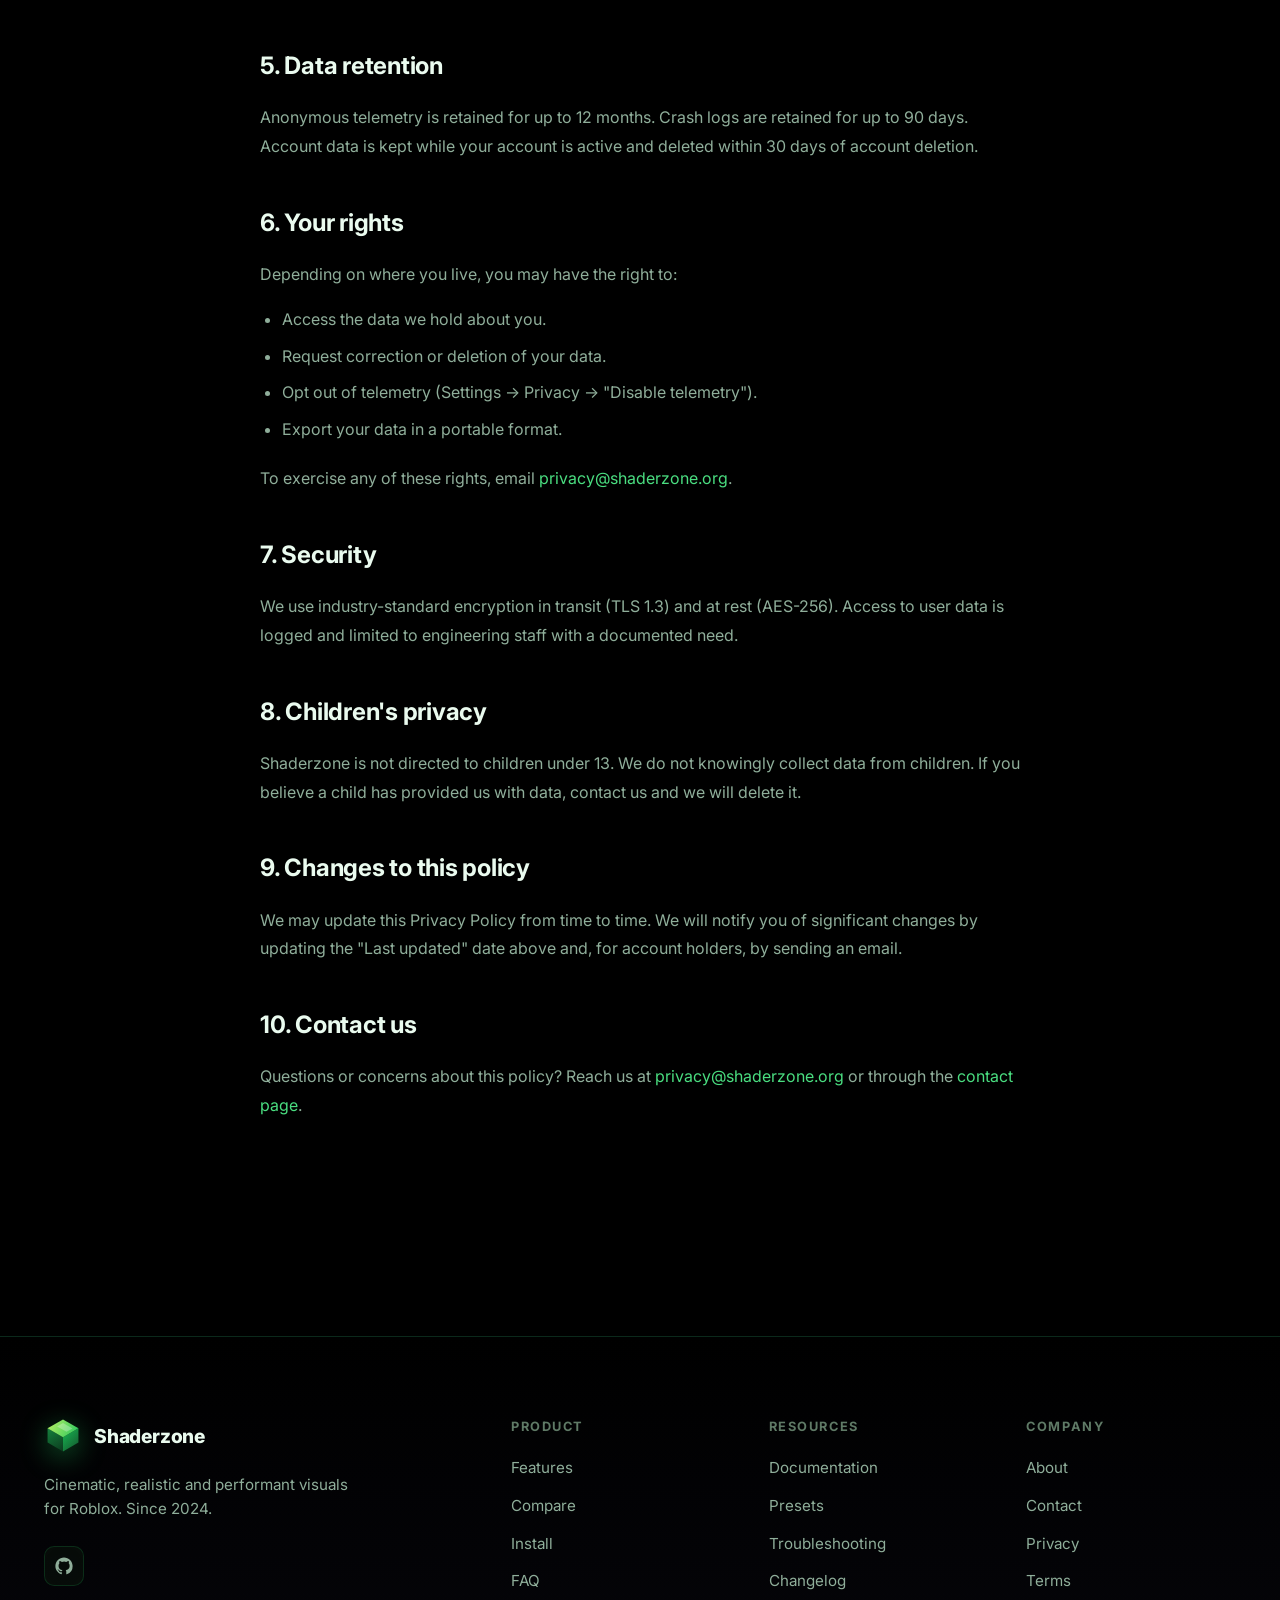
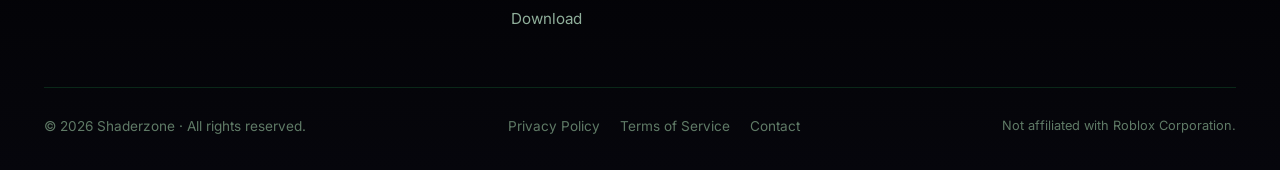
<file: privacy.html>
<!DOCTYPE html>
<html lang="en">
<head>
    <meta charset="UTF-8" />
    <meta name="viewport" content="width=device-width, initial-scale=1.0" />
    <meta name="theme-color" content="#000000" />
    <meta name="description" content="Shaderzone Privacy Policy. How we collect, use and protect your data." />
    <title>Privacy Policy — Shaderzone</title>
    <link rel="icon" type="image/svg+xml" href="assets/favicon.svg" />
    <link rel="icon" type="image/png" sizes="32x32" href="assets/favicon.png" />
    <link rel="icon" href="assets/favicon.ico" sizes="any" />
    <link rel="apple-touch-icon" href="assets/apple-touch-icon.png" />
    <link rel="canonical" href="https://shaderzone.org/privacy" />
    <meta name="author" content="Shaderzone" />
    <meta property="og:site_name" content="Shaderzone" />
    <meta property="og:type" content="website" />
    <meta property="og:locale" content="en_US" />
    <meta property="og:title" content="Privacy Policy — Shaderzone" />
    <meta property="og:description" content="Shaderzone Privacy Policy. How we collect, use and protect your data." />
    <meta property="og:url" content="https://shaderzone.org/privacy" />
    <meta property="og:image" content="https://shaderzone.org/assets/og-image.png" />
    <meta property="og:image:width" content="1200" />
    <meta property="og:image:height" content="630" />
    <meta property="og:image:alt" content="Shaderzone — Cinematic RTX-level shaders for Roblox" />
    <meta name="twitter:card" content="summary_large_image" />
    <meta name="twitter:title" content="Privacy Policy — Shaderzone" />
    <meta name="twitter:description" content="Shaderzone Privacy Policy. How we collect, use and protect your data." />
    <meta name="twitter:image" content="https://shaderzone.org/assets/og-image.png" />
    <link rel="preconnect" href="https://fonts.googleapis.com" />
    <link rel="preconnect" href="https://fonts.gstatic.com" crossorigin />
    <link href="https://fonts.googleapis.com/css2?family=Inter:wght@400;500;600;700;800;900&display=swap" rel="stylesheet" />
    <link rel="stylesheet" href="css/style.css" />
</head>
<body>

<header class="header">
    <div class="container">
        <a href="/" class="logo" aria-label="Shaderzone home">
            <span class="logo-mark">
                <svg viewBox="0 0 64 64" fill="none" aria-hidden="true" xmlns="http://www.w3.org/2000/svg"><defs><linearGradient id="szTop" x1="6" y1="4" x2="58" y2="34" gradientUnits="userSpaceOnUse"><stop offset="0%" stop-color="#bef264"/><stop offset="100%" stop-color="#22c55e"/></linearGradient><linearGradient id="szRight" x1="32" y1="34" x2="58" y2="58" gradientUnits="userSpaceOnUse"><stop offset="0%" stop-color="#16a34a"/><stop offset="100%" stop-color="#14532d"/></linearGradient><linearGradient id="szLeft" x1="6" y1="19" x2="32" y2="58" gradientUnits="userSpaceOnUse"><stop offset="0%" stop-color="#15803d"/><stop offset="100%" stop-color="#0c3a1e"/></linearGradient></defs><path d="M6 19 L32 34 L32 58 L6 43 Z" fill="url(#szLeft)"/><path d="M58 19 L58 43 L32 58 L32 34 Z" fill="url(#szRight)"/><path d="M32 4 L58 19 L32 34 L6 19 Z" fill="url(#szTop)"/><path d="M32 10 L48 19.5 L38 25 L22 16 Z" fill="#ffffff" opacity="0.28"/><path d="M32 4 L58 19 M32 4 L6 19" stroke="#d9f99d" stroke-width="0.6" opacity="0.7"/></svg>
            </span>
            Shaderzone
        </a>
        <nav class="nav" aria-label="Main navigation">
            <a href="/">Home</a>
            <a href="features">Features</a>
            <a href="compare">Compare</a>
            <a href="install">Install</a>
            <a href="documentation">Docs</a>
            <a href="about">About</a>
            <a href="contact">Contact</a>
        </nav>
        <div class="header-cta">
            <div class="lang-switch">
                <button class="lang-btn" aria-label="Select language" aria-haspopup="true">
                    <svg class="globe" viewBox="0 0 24 24" fill="none" stroke="currentColor" stroke-width="2" stroke-linecap="round" stroke-linejoin="round"><circle cx="12" cy="12" r="10"/><line x1="2" y1="12" x2="22" y2="12"/><path d="M12 2a15.3 15.3 0 0 1 4 10 15.3 15.3 0 0 1-4 10 15.3 15.3 0 0 1-4-10 15.3 15.3 0 0 1 4-10z"/></svg>
                    <span class="lang-current">EN</span>
                    <svg class="chev" viewBox="0 0 24 24" fill="none" stroke="currentColor" stroke-width="2.6" stroke-linecap="round" stroke-linejoin="round"><polyline points="6 9 12 15 18 9"/></svg>
                </button>
                <div class="lang-menu" role="menu">
                    <button class="lang-option" data-lang="en"><span class="lang-code">EN</span> English</button>
                    <button class="lang-option" data-lang="tr"><span class="lang-code">TR</span> Türkçe</button>
                    <button class="lang-option" data-lang="ru"><span class="lang-code">RU</span> Русский</button>
                    <button class="lang-option" data-lang="de"><span class="lang-code">DE</span> Deutsch</button>
                    <button class="lang-option" data-lang="fr"><span class="lang-code">FR</span> Français</button>
                    <button class="lang-option" data-lang="es"><span class="lang-code">ES</span> Español</button>
                </div>
            </div>
            <button class="menu-toggle" aria-label="Open menu">
                <svg viewBox="0 0 24 24" fill="none" stroke="currentColor" stroke-width="2" stroke-linecap="round"><line x1="3" y1="6" x2="21" y2="6"/><line x1="3" y1="12" x2="21" y2="12"/><line x1="3" y1="18" x2="21" y2="18"/></svg>
            </button>
        </div>
    </div>
</header>

<section class="page-header">
    <div class="container">
        <div class="breadcrumbs"><a href="/">Home</a><span>/</span><span>Privacy Policy</span></div>
        <h1>Privacy <span class="gradient-text">Policy</span></h1>
        <p>How we handle your data. Short version: we keep it minimal, and we never sell it.</p>
    </div>
</section>

<section class="section" style="padding-top: 30px;">
    <div class="container">
        <div class="prose reveal">
            <p style="color: var(--text-dim); font-size: 0.9rem;">Last updated: May 27, 2026</p>

            <h2>1. Overview</h2>
            <p>
                This Privacy Policy explains how Shaderzone ("we", "us", "our") collects,
                uses, and protects information when you use our website
                (<strong>shaderzone.org</strong>) and our desktop application.
            </p>
            <p>
                By using Shaderzone, you agree to the practices described below. If you
                do not agree, please do not use our services.
            </p>

            <h2>2. Information we collect</h2>
            <p>We only collect the minimum data needed to operate Shaderzone:</p>
            <ul>
                <li><strong>Account data (optional):</strong> email address if you create a Shaderzone Pro account.</li>
                <li><strong>Anonymous telemetry:</strong> GPU model, OS version, app version and crash logs. No personally identifying information is attached.</li>
                <li><strong>Cookies:</strong> the website uses essential cookies only (theme preference and session). No third-party advertising cookies.</li>
            </ul>
            <p>
                <strong>What we do NOT collect:</strong> Roblox usernames, in-game data,
                screenshots, keystrokes, browsing history, or anything outside the
                Shaderzone application.
            </p>

            <h2>3. How we use information</h2>
            <ul>
                <li>To operate, maintain and improve the Shaderzone application.</li>
                <li>To diagnose crashes and performance issues.</li>
                <li>To send service-related communications (account verification, security alerts).</li>
                <li>To respond to support requests you initiate.</li>
            </ul>
            <p>We never use your data for advertising and we never sell it to third parties.</p>

            <h2>4. Data sharing</h2>
            <p>Your information is shared only with:</p>
            <ul>
                <li><strong>Service providers</strong> who help us operate the service (hosting, error tracking). These providers are bound by data-processing agreements.</li>
                <li><strong>Legal authorities</strong>, only when compelled by a valid legal request.</li>
            </ul>

            <h2>5. Data retention</h2>
            <p>
                Anonymous telemetry is retained for up to 12 months. Crash logs are
                retained for up to 90 days. Account data is kept while your account is
                active and deleted within 30 days of account deletion.
            </p>

            <h2>6. Your rights</h2>
            <p>Depending on where you live, you may have the right to:</p>
            <ul>
                <li>Access the data we hold about you.</li>
                <li>Request correction or deletion of your data.</li>
                <li>Opt out of telemetry (Settings &rarr; Privacy &rarr; "Disable telemetry").</li>
                <li>Export your data in a portable format.</li>
            </ul>
            <p>
                To exercise any of these rights, email
                <a href="mailto:privacy@shaderzone.org">privacy@shaderzone.org</a>.
            </p>

            <h2>7. Security</h2>
            <p>
                We use industry-standard encryption in transit (TLS 1.3) and at rest
                (AES-256). Access to user data is logged and limited to engineering
                staff with a documented need.
            </p>

            <h2>8. Children's privacy</h2>
            <p>
                Shaderzone is not directed to children under 13. We do not knowingly
                collect data from children. If you believe a child has provided us with
                data, contact us and we will delete it.
            </p>

            <h2>9. Changes to this policy</h2>
            <p>
                We may update this Privacy Policy from time to time. We will notify you
                of significant changes by updating the "Last updated" date above and,
                for account holders, by sending an email.
            </p>

            <h2>10. Contact us</h2>
            <p>
                Questions or concerns about this policy? Reach us at
                <a href="mailto:privacy@shaderzone.org">privacy@shaderzone.org</a> or
                through the <a href="contact">contact page</a>.
            </p>
        </div>
    </div>
</section>

<footer class="footer">
    <div class="container">
        <div class="footer-grid">
            <div class="footer-brand">
                <a href="/" class="logo">
                    <span class="logo-mark"><svg viewBox="0 0 64 64" fill="none" aria-hidden="true" xmlns="http://www.w3.org/2000/svg"><defs><linearGradient id="szTopF" x1="6" y1="4" x2="58" y2="34" gradientUnits="userSpaceOnUse"><stop offset="0%" stop-color="#bef264"/><stop offset="100%" stop-color="#22c55e"/></linearGradient><linearGradient id="szRightF" x1="32" y1="34" x2="58" y2="58" gradientUnits="userSpaceOnUse"><stop offset="0%" stop-color="#16a34a"/><stop offset="100%" stop-color="#14532d"/></linearGradient><linearGradient id="szLeftF" x1="6" y1="19" x2="32" y2="58" gradientUnits="userSpaceOnUse"><stop offset="0%" stop-color="#15803d"/><stop offset="100%" stop-color="#0c3a1e"/></linearGradient></defs><path d="M6 19 L32 34 L32 58 L6 43 Z" fill="url(#szLeftF)"/><path d="M58 19 L58 43 L32 58 L32 34 Z" fill="url(#szRightF)"/><path d="M32 4 L58 19 L32 34 L6 19 Z" fill="url(#szTopF)"/><path d="M32 10 L48 19.5 L38 25 L22 16 Z" fill="#ffffff" opacity="0.28"/></svg></span>
                    Shaderzone
                </a>
                <p class="footer-tag" data-i18n="footer.tagline">Cinematic, realistic and performant visuals for Roblox. Since 2024.</p>
                <div class="socials">
                    <a href="#" aria-label="GitHub"><svg viewBox="0 0 24 24" fill="currentColor"><path d="M12 .5C5.65.5.5 5.65.5 12c0 5.08 3.29 9.39 7.86 10.91.58.11.79-.25.79-.56v-2c-3.2.7-3.87-1.36-3.87-1.36-.53-1.34-1.3-1.7-1.3-1.7-1.06-.72.08-.71.08-.71 1.17.08 1.78 1.2 1.78 1.2 1.04 1.78 2.74 1.27 3.4.97.11-.75.41-1.27.74-1.56-2.55-.29-5.23-1.28-5.23-5.69 0-1.26.45-2.29 1.18-3.1-.12-.29-.51-1.46.11-3.04 0 0 .97-.31 3.18 1.18a11 11 0 0 1 5.79 0c2.2-1.49 3.17-1.18 3.17-1.18.63 1.58.24 2.75.12 3.04.74.81 1.18 1.84 1.18 3.1 0 4.42-2.69 5.4-5.25 5.68.42.36.79 1.07.79 2.17v3.21c0 .31.21.68.8.56A11.5 11.5 0 0 0 23.5 12C23.5 5.65 18.35.5 12 .5z"/></svg></a>
                </div>
            </div>
            <div class="footer-col">
                <h4 data-i18n="footer.product">Product</h4>
                <ul>
                    <li><a href="features" data-i18n="nav.features">Features</a></li>
                    <li><a href="compare" data-i18n="nav.compare">Compare</a></li>
                    <li><a href="install" data-i18n="nav.install">Install</a></li>
                    <li><a href="index.html#faq" data-i18n="footer.faq">FAQ</a></li>
                    <li><a href="install#download" data-i18n="footer.download">Download</a></li>
                </ul>
            </div>
            <div class="footer-col">
                <h4 data-i18n="footer.resources">Resources</h4>
                <ul>
                    <li><a href="documentation" data-i18n="footer.documentation">Documentation</a></li>
                    <li><a href="documentation#presets" data-i18n="footer.presets">Presets</a></li>
                    <li><a href="documentation#troubleshooting" data-i18n="footer.troubleshooting">Troubleshooting</a></li>
                    <li><a href="documentation#changelog" data-i18n="footer.changelog">Changelog</a></li>
                </ul>
            </div>
            <div class="footer-col">
                <h4 data-i18n="footer.company">Company</h4>
                <ul>
                    <li><a href="about" data-i18n="nav.about">About</a></li>
                    <li><a href="contact" data-i18n="nav.contact">Contact</a></li>
                    <li><a href="privacy" data-i18n="footer.privacy">Privacy</a></li>
                    <li><a href="terms" data-i18n="footer.terms">Terms</a></li>
                </ul>
            </div>
        </div>
        <div class="footer-bottom">
            <span>© <span id="year"></span> Shaderzone · <span data-i18n="footer.rights">All rights reserved.</span></span>
            <div class="legal-links">
                <a href="privacy" data-i18n="legal.privacy">Privacy Policy</a>
                <a href="terms" data-i18n="legal.terms">Terms of Service</a>
                <a href="contact" data-i18n="nav.contact">Contact</a>
            </div>
            <span style="color: var(--text-dim); font-size: 0.8rem;" data-i18n="footer.disclaimer">Not affiliated with Roblox Corporation.</span>
        </div>
    </div>
</footer>

<script src="js/i18n.js"></script>
<script src="js/main.js"></script>
</body>
</html>
</file>
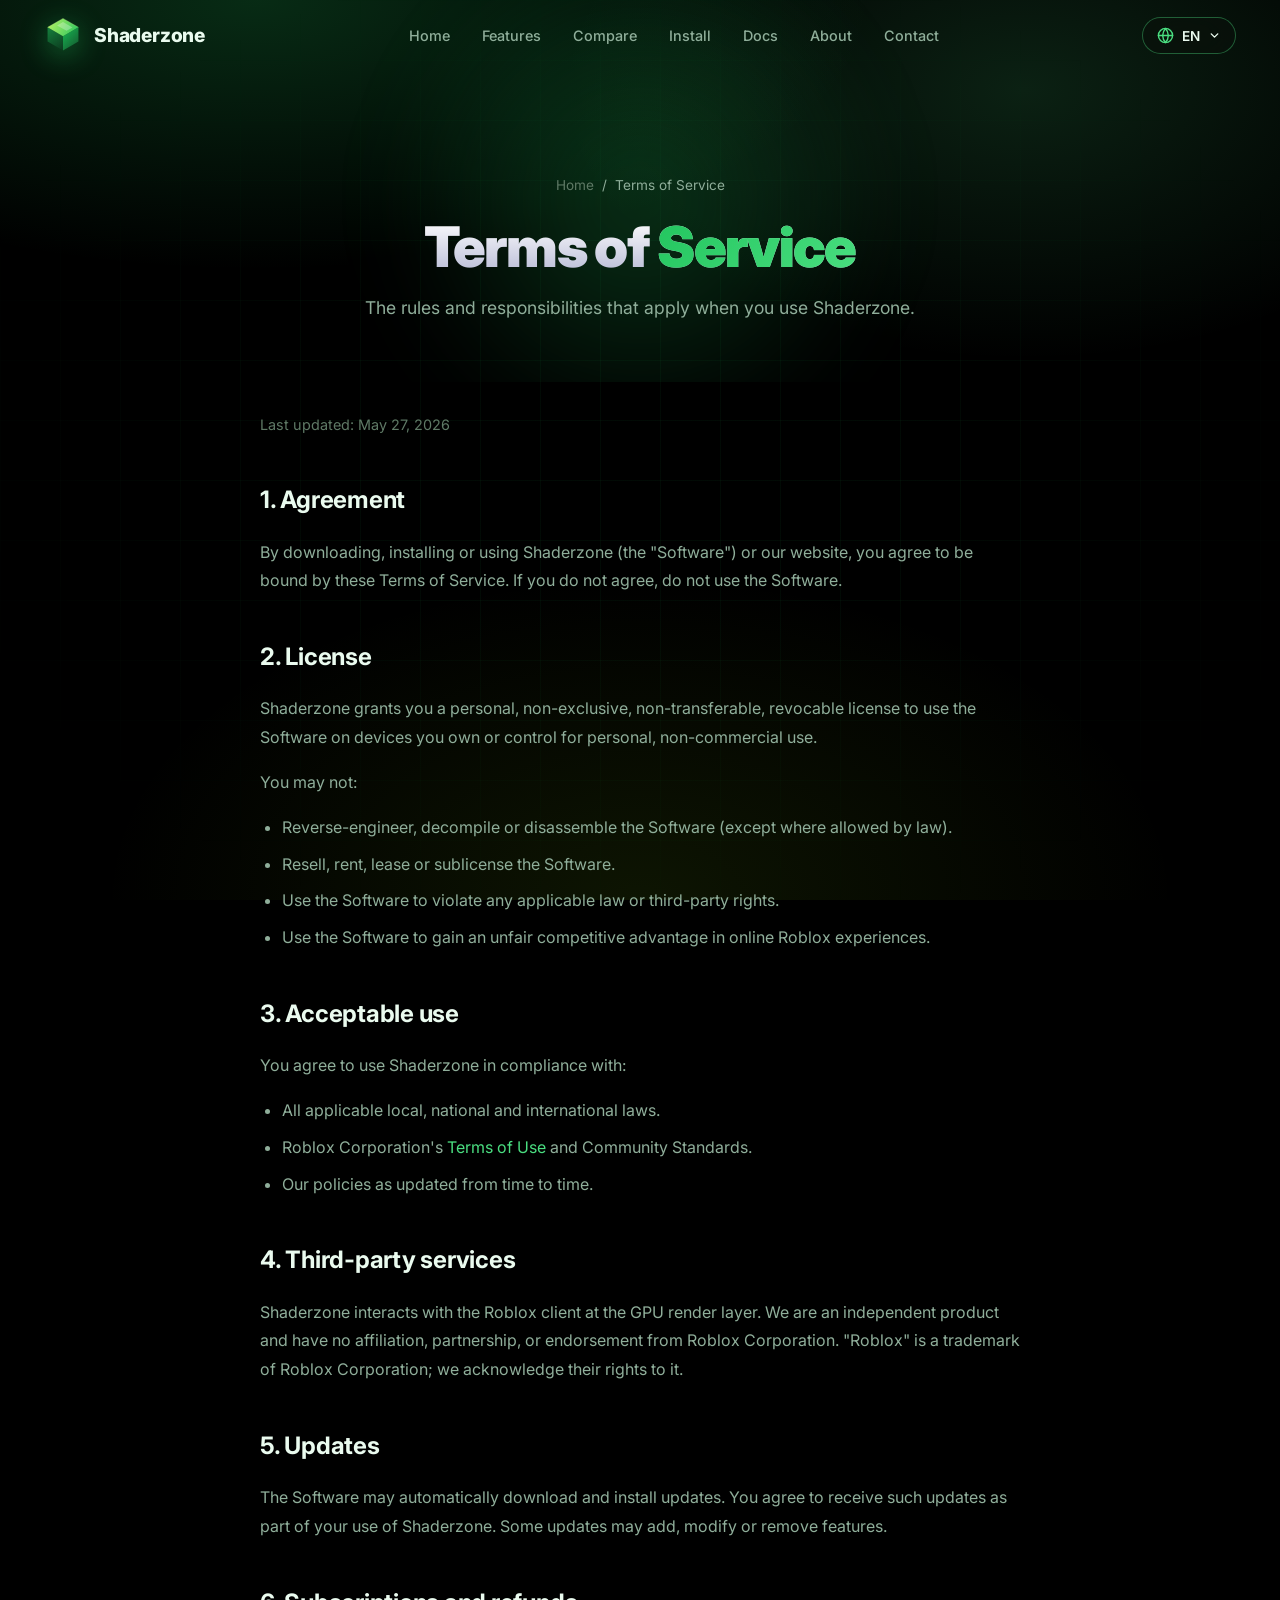
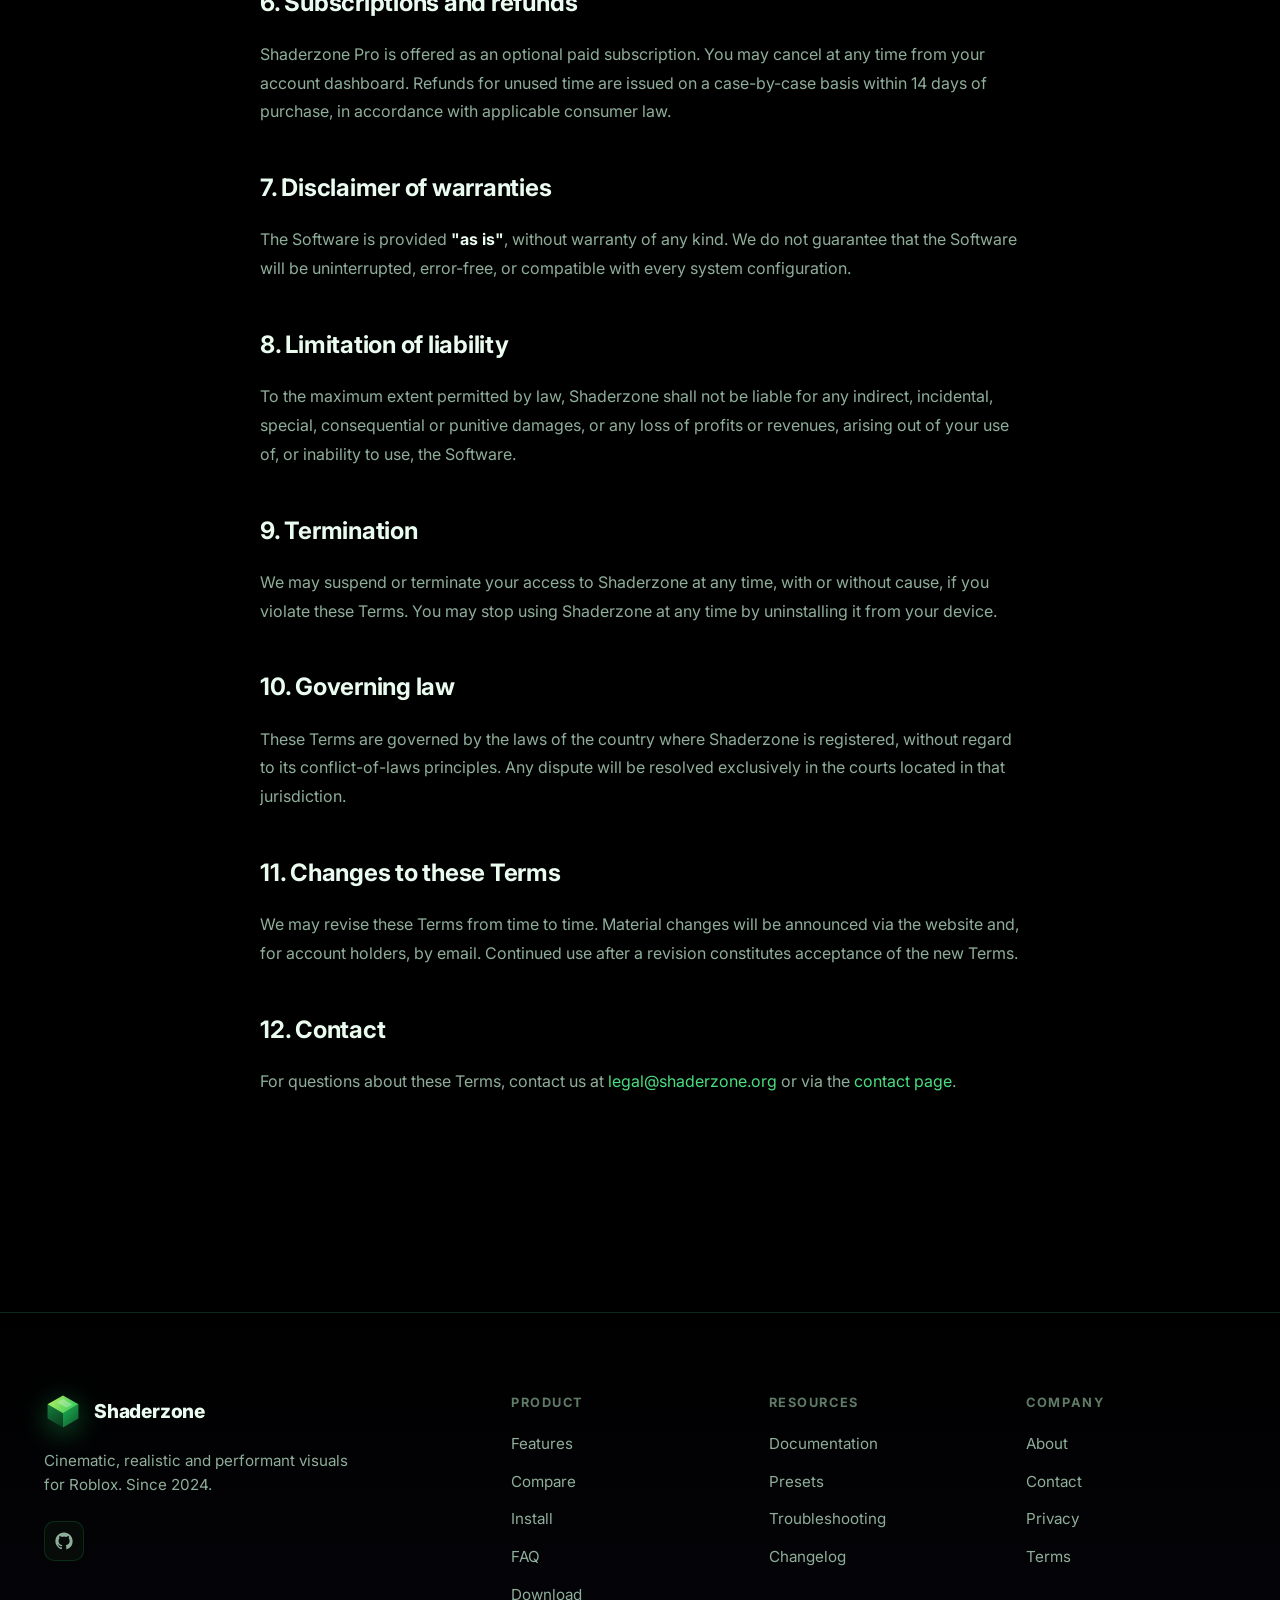
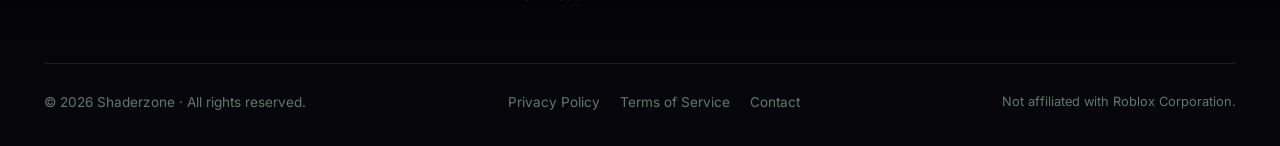
<file: terms.html>
<!DOCTYPE html>
<html lang="en">
<head>
    <meta charset="UTF-8" />
    <meta name="viewport" content="width=device-width, initial-scale=1.0" />
    <meta name="theme-color" content="#000000" />
    <meta name="description" content="Shaderzone Terms of Service. Rules and responsibilities when using Shaderzone." />
    <title>Terms of Service — Shaderzone</title>
    <link rel="icon" type="image/svg+xml" href="assets/favicon.svg" />
    <link rel="icon" type="image/png" sizes="32x32" href="assets/favicon.png" />
    <link rel="icon" href="assets/favicon.ico" sizes="any" />
    <link rel="apple-touch-icon" href="assets/apple-touch-icon.png" />
    <link rel="canonical" href="https://shaderzone.org/terms" />
    <meta name="author" content="Shaderzone" />
    <meta property="og:site_name" content="Shaderzone" />
    <meta property="og:type" content="website" />
    <meta property="og:locale" content="en_US" />
    <meta property="og:title" content="Terms of Service — Shaderzone" />
    <meta property="og:description" content="Shaderzone Terms of Service. Rules and responsibilities when using Shaderzone." />
    <meta property="og:url" content="https://shaderzone.org/terms" />
    <meta property="og:image" content="https://shaderzone.org/assets/og-image.png" />
    <meta property="og:image:width" content="1200" />
    <meta property="og:image:height" content="630" />
    <meta property="og:image:alt" content="Shaderzone — Cinematic RTX-level shaders for Roblox" />
    <meta name="twitter:card" content="summary_large_image" />
    <meta name="twitter:title" content="Terms of Service — Shaderzone" />
    <meta name="twitter:description" content="Shaderzone Terms of Service. Rules and responsibilities when using Shaderzone." />
    <meta name="twitter:image" content="https://shaderzone.org/assets/og-image.png" />
    <link rel="preconnect" href="https://fonts.googleapis.com" />
    <link rel="preconnect" href="https://fonts.gstatic.com" crossorigin />
    <link href="https://fonts.googleapis.com/css2?family=Inter:wght@400;500;600;700;800;900&display=swap" rel="stylesheet" />
    <link rel="stylesheet" href="css/style.css" />
</head>
<body>

<header class="header">
    <div class="container">
        <a href="/" class="logo" aria-label="Shaderzone home">
            <span class="logo-mark">
                <svg viewBox="0 0 64 64" fill="none" aria-hidden="true" xmlns="http://www.w3.org/2000/svg"><defs><linearGradient id="szTop" x1="6" y1="4" x2="58" y2="34" gradientUnits="userSpaceOnUse"><stop offset="0%" stop-color="#bef264"/><stop offset="100%" stop-color="#22c55e"/></linearGradient><linearGradient id="szRight" x1="32" y1="34" x2="58" y2="58" gradientUnits="userSpaceOnUse"><stop offset="0%" stop-color="#16a34a"/><stop offset="100%" stop-color="#14532d"/></linearGradient><linearGradient id="szLeft" x1="6" y1="19" x2="32" y2="58" gradientUnits="userSpaceOnUse"><stop offset="0%" stop-color="#15803d"/><stop offset="100%" stop-color="#0c3a1e"/></linearGradient></defs><path d="M6 19 L32 34 L32 58 L6 43 Z" fill="url(#szLeft)"/><path d="M58 19 L58 43 L32 58 L32 34 Z" fill="url(#szRight)"/><path d="M32 4 L58 19 L32 34 L6 19 Z" fill="url(#szTop)"/><path d="M32 10 L48 19.5 L38 25 L22 16 Z" fill="#ffffff" opacity="0.28"/><path d="M32 4 L58 19 M32 4 L6 19" stroke="#d9f99d" stroke-width="0.6" opacity="0.7"/></svg>
            </span>
            Shaderzone
        </a>
        <nav class="nav" aria-label="Main navigation">
            <a href="/">Home</a>
            <a href="features">Features</a>
            <a href="compare">Compare</a>
            <a href="install">Install</a>
            <a href="documentation">Docs</a>
            <a href="about">About</a>
            <a href="contact">Contact</a>
        </nav>
        <div class="header-cta">
            <div class="lang-switch">
                <button class="lang-btn" aria-label="Select language" aria-haspopup="true">
                    <svg class="globe" viewBox="0 0 24 24" fill="none" stroke="currentColor" stroke-width="2" stroke-linecap="round" stroke-linejoin="round"><circle cx="12" cy="12" r="10"/><line x1="2" y1="12" x2="22" y2="12"/><path d="M12 2a15.3 15.3 0 0 1 4 10 15.3 15.3 0 0 1-4 10 15.3 15.3 0 0 1-4-10 15.3 15.3 0 0 1 4-10z"/></svg>
                    <span class="lang-current">EN</span>
                    <svg class="chev" viewBox="0 0 24 24" fill="none" stroke="currentColor" stroke-width="2.6" stroke-linecap="round" stroke-linejoin="round"><polyline points="6 9 12 15 18 9"/></svg>
                </button>
                <div class="lang-menu" role="menu">
                    <button class="lang-option" data-lang="en"><span class="lang-code">EN</span> English</button>
                    <button class="lang-option" data-lang="tr"><span class="lang-code">TR</span> Türkçe</button>
                    <button class="lang-option" data-lang="ru"><span class="lang-code">RU</span> Русский</button>
                    <button class="lang-option" data-lang="de"><span class="lang-code">DE</span> Deutsch</button>
                    <button class="lang-option" data-lang="fr"><span class="lang-code">FR</span> Français</button>
                    <button class="lang-option" data-lang="es"><span class="lang-code">ES</span> Español</button>
                </div>
            </div>
            <button class="menu-toggle" aria-label="Open menu">
                <svg viewBox="0 0 24 24" fill="none" stroke="currentColor" stroke-width="2" stroke-linecap="round"><line x1="3" y1="6" x2="21" y2="6"/><line x1="3" y1="12" x2="21" y2="12"/><line x1="3" y1="18" x2="21" y2="18"/></svg>
            </button>
        </div>
    </div>
</header>

<section class="page-header">
    <div class="container">
        <div class="breadcrumbs"><a href="/">Home</a><span>/</span><span>Terms of Service</span></div>
        <h1>Terms of <span class="gradient-text">Service</span></h1>
        <p>The rules and responsibilities that apply when you use Shaderzone.</p>
    </div>
</section>

<section class="section" style="padding-top: 30px;">
    <div class="container">
        <div class="prose reveal">
            <p style="color: var(--text-dim); font-size: 0.9rem;">Last updated: May 27, 2026</p>

            <h2>1. Agreement</h2>
            <p>
                By downloading, installing or using Shaderzone (the "Software") or our
                website, you agree to be bound by these Terms of Service. If you do
                not agree, do not use the Software.
            </p>

            <h2>2. License</h2>
            <p>
                Shaderzone grants you a personal, non-exclusive, non-transferable,
                revocable license to use the Software on devices you own or control
                for personal, non-commercial use.
            </p>
            <p>You may not:</p>
            <ul>
                <li>Reverse-engineer, decompile or disassemble the Software (except where allowed by law).</li>
                <li>Resell, rent, lease or sublicense the Software.</li>
                <li>Use the Software to violate any applicable law or third-party rights.</li>
                <li>Use the Software to gain an unfair competitive advantage in online Roblox experiences.</li>
            </ul>

            <h2>3. Acceptable use</h2>
            <p>You agree to use Shaderzone in compliance with:</p>
            <ul>
                <li>All applicable local, national and international laws.</li>
                <li>Roblox Corporation's <a href="https://en.help.roblox.com/hc/en-us/articles/115004647846" target="_blank" rel="noopener">Terms of Use</a> and Community Standards.</li>
                <li>Our policies as updated from time to time.</li>
            </ul>

            <h2>4. Third-party services</h2>
            <p>
                Shaderzone interacts with the Roblox client at the GPU render layer. We
                are an independent product and have no affiliation, partnership, or
                endorsement from Roblox Corporation. "Roblox" is a trademark of Roblox
                Corporation; we acknowledge their rights to it.
            </p>

            <h2>5. Updates</h2>
            <p>
                The Software may automatically download and install updates. You agree
                to receive such updates as part of your use of Shaderzone. Some updates
                may add, modify or remove features.
            </p>

            <h2>6. Subscriptions and refunds</h2>
            <p>
                Shaderzone Pro is offered as an optional paid subscription. You may
                cancel at any time from your account dashboard. Refunds for unused
                time are issued on a case-by-case basis within 14 days of purchase, in
                accordance with applicable consumer law.
            </p>

            <h2>7. Disclaimer of warranties</h2>
            <p>
                The Software is provided <strong>"as is"</strong>, without warranty of
                any kind. We do not guarantee that the Software will be uninterrupted,
                error-free, or compatible with every system configuration.
            </p>

            <h2>8. Limitation of liability</h2>
            <p>
                To the maximum extent permitted by law, Shaderzone shall not be liable
                for any indirect, incidental, special, consequential or punitive
                damages, or any loss of profits or revenues, arising out of your use
                of, or inability to use, the Software.
            </p>

            <h2>9. Termination</h2>
            <p>
                We may suspend or terminate your access to Shaderzone at any time,
                with or without cause, if you violate these Terms. You may stop using
                Shaderzone at any time by uninstalling it from your device.
            </p>

            <h2>10. Governing law</h2>
            <p>
                These Terms are governed by the laws of the country where Shaderzone
                is registered, without regard to its conflict-of-laws principles. Any
                dispute will be resolved exclusively in the courts located in that
                jurisdiction.
            </p>

            <h2>11. Changes to these Terms</h2>
            <p>
                We may revise these Terms from time to time. Material changes will be
                announced via the website and, for account holders, by email. Continued
                use after a revision constitutes acceptance of the new Terms.
            </p>

            <h2>12. Contact</h2>
            <p>
                For questions about these Terms, contact us at
                <a href="mailto:legal@shaderzone.org">legal@shaderzone.org</a> or via the
                <a href="contact">contact page</a>.
            </p>
        </div>
    </div>
</section>

<footer class="footer">
    <div class="container">
        <div class="footer-grid">
            <div class="footer-brand">
                <a href="/" class="logo">
                    <span class="logo-mark"><svg viewBox="0 0 64 64" fill="none" aria-hidden="true" xmlns="http://www.w3.org/2000/svg"><defs><linearGradient id="szTopF" x1="6" y1="4" x2="58" y2="34" gradientUnits="userSpaceOnUse"><stop offset="0%" stop-color="#bef264"/><stop offset="100%" stop-color="#22c55e"/></linearGradient><linearGradient id="szRightF" x1="32" y1="34" x2="58" y2="58" gradientUnits="userSpaceOnUse"><stop offset="0%" stop-color="#16a34a"/><stop offset="100%" stop-color="#14532d"/></linearGradient><linearGradient id="szLeftF" x1="6" y1="19" x2="32" y2="58" gradientUnits="userSpaceOnUse"><stop offset="0%" stop-color="#15803d"/><stop offset="100%" stop-color="#0c3a1e"/></linearGradient></defs><path d="M6 19 L32 34 L32 58 L6 43 Z" fill="url(#szLeftF)"/><path d="M58 19 L58 43 L32 58 L32 34 Z" fill="url(#szRightF)"/><path d="M32 4 L58 19 L32 34 L6 19 Z" fill="url(#szTopF)"/><path d="M32 10 L48 19.5 L38 25 L22 16 Z" fill="#ffffff" opacity="0.28"/></svg></span>
                    Shaderzone
                </a>
                <p class="footer-tag" data-i18n="footer.tagline">Cinematic, realistic and performant visuals for Roblox. Since 2024.</p>
                <div class="socials">
                    <a href="#" aria-label="GitHub"><svg viewBox="0 0 24 24" fill="currentColor"><path d="M12 .5C5.65.5.5 5.65.5 12c0 5.08 3.29 9.39 7.86 10.91.58.11.79-.25.79-.56v-2c-3.2.7-3.87-1.36-3.87-1.36-.53-1.34-1.3-1.7-1.3-1.7-1.06-.72.08-.71.08-.71 1.17.08 1.78 1.2 1.78 1.2 1.04 1.78 2.74 1.27 3.4.97.11-.75.41-1.27.74-1.56-2.55-.29-5.23-1.28-5.23-5.69 0-1.26.45-2.29 1.18-3.1-.12-.29-.51-1.46.11-3.04 0 0 .97-.31 3.18 1.18a11 11 0 0 1 5.79 0c2.2-1.49 3.17-1.18 3.17-1.18.63 1.58.24 2.75.12 3.04.74.81 1.18 1.84 1.18 3.1 0 4.42-2.69 5.4-5.25 5.68.42.36.79 1.07.79 2.17v3.21c0 .31.21.68.8.56A11.5 11.5 0 0 0 23.5 12C23.5 5.65 18.35.5 12 .5z"/></svg></a>
                </div>
            </div>
            <div class="footer-col">
                <h4 data-i18n="footer.product">Product</h4>
                <ul>
                    <li><a href="features" data-i18n="nav.features">Features</a></li>
                    <li><a href="compare" data-i18n="nav.compare">Compare</a></li>
                    <li><a href="install" data-i18n="nav.install">Install</a></li>
                    <li><a href="index.html#faq" data-i18n="footer.faq">FAQ</a></li>
                    <li><a href="install#download" data-i18n="footer.download">Download</a></li>
                </ul>
            </div>
            <div class="footer-col">
                <h4 data-i18n="footer.resources">Resources</h4>
                <ul>
                    <li><a href="documentation" data-i18n="footer.documentation">Documentation</a></li>
                    <li><a href="documentation#presets" data-i18n="footer.presets">Presets</a></li>
                    <li><a href="documentation#troubleshooting" data-i18n="footer.troubleshooting">Troubleshooting</a></li>
                    <li><a href="documentation#changelog" data-i18n="footer.changelog">Changelog</a></li>
                </ul>
            </div>
            <div class="footer-col">
                <h4 data-i18n="footer.company">Company</h4>
                <ul>
                    <li><a href="about" data-i18n="nav.about">About</a></li>
                    <li><a href="contact" data-i18n="nav.contact">Contact</a></li>
                    <li><a href="privacy" data-i18n="footer.privacy">Privacy</a></li>
                    <li><a href="terms" data-i18n="footer.terms">Terms</a></li>
                </ul>
            </div>
        </div>
        <div class="footer-bottom">
            <span>© <span id="year"></span> Shaderzone · <span data-i18n="footer.rights">All rights reserved.</span></span>
            <div class="legal-links">
                <a href="privacy" data-i18n="legal.privacy">Privacy Policy</a>
                <a href="terms" data-i18n="legal.terms">Terms of Service</a>
                <a href="contact" data-i18n="nav.contact">Contact</a>
            </div>
            <span style="color: var(--text-dim); font-size: 0.8rem;" data-i18n="footer.disclaimer">Not affiliated with Roblox Corporation.</span>
        </div>
    </div>
</footer>

<script src="js/i18n.js"></script>
<script src="js/main.js"></script>
</body>
</html>
</file>
<file: css/style.css>
/* ==========================================================================
   Shaderzone — Roblox Shader Site
   Modern dark gaming theme · Glassmorphism · Aurora gradients
   ========================================================================== */

:root {
    --bg-base: #000000;
    --bg-soft: #050805;
    --bg-card: rgba(10, 18, 12, 0.65);
    --bg-card-strong: rgba(14, 26, 18, 0.92);
    --border: rgba(34, 197, 94, 0.18);
    --border-strong: rgba(74, 222, 128, 0.38);
    --text: #eafbef;
    --text-muted: #8fae9a;
    --text-dim: #5f7a66;

    --accent: #22c55e;
    --accent-2: #4ade80;
    --accent-3: #84cc16;
    --accent-green: #22c55e;
    --accent-orange: #a3e635;

    --grad-primary: linear-gradient(135deg, #22c55e 0%, #4ade80 100%);
    --grad-secondary: linear-gradient(135deg, #16a34a 0%, #22c55e 50%, #84cc16 100%);
    --grad-fire: linear-gradient(135deg, #84cc16 0%, #22c55e 100%);

    --shadow-glow: 0 0 60px rgba(34, 197, 94, 0.35);
    --shadow-card: 0 20px 60px -20px rgba(0, 0, 0, 0.9);

    --radius-sm: 8px;
    --radius-md: 14px;
    --radius-lg: 22px;
    --radius-xl: 32px;

    --container: 1240px;
    --header-h: 72px;

    --ease: cubic-bezier(0.4, 0, 0.2, 1);
    --ease-out: cubic-bezier(0.16, 1, 0.3, 1);
}

* {
    margin: 0;
    padding: 0;
    box-sizing: border-box;
}

html {
    scroll-behavior: smooth;
    scroll-padding-top: calc(var(--header-h) + 16px);
}

body {
    font-family: 'Inter', -apple-system, BlinkMacSystemFont, 'Segoe UI', Roboto, sans-serif;
    background: var(--bg-base);
    color: var(--text);
    line-height: 1.6;
    overflow-x: hidden;
    min-height: 100vh;
    -webkit-font-smoothing: antialiased;
    -moz-osx-font-smoothing: grayscale;
}

/* Aurora background that lives behind everything */
body::before {
    content: '';
    position: fixed;
    inset: 0;
    background:
        radial-gradient(ellipse 80% 50% at 20% 0%, rgba(34, 197, 94, 0.22), transparent 60%),
        radial-gradient(ellipse 60% 50% at 80% 10%, rgba(74, 222, 128, 0.15), transparent 60%),
        radial-gradient(ellipse 70% 60% at 50% 100%, rgba(132, 204, 22, 0.10), transparent 60%);
    z-index: -2;
    pointer-events: none;
}

body::after {
    content: '';
    position: fixed;
    inset: 0;
    background-image:
        linear-gradient(rgba(34, 197, 94, 0.05) 1px, transparent 1px),
        linear-gradient(90deg, rgba(34, 197, 94, 0.05) 1px, transparent 1px);
    background-size: 60px 60px;
    z-index: -1;
    pointer-events: none;
    mask-image: radial-gradient(ellipse at center, black 30%, transparent 80%);
    -webkit-mask-image: radial-gradient(ellipse at center, black 30%, transparent 80%);
}

img {
    max-width: 100%;
    display: block;
}

a {
    color: inherit;
    text-decoration: none;
    transition: color 0.2s var(--ease);
}

button {
    font-family: inherit;
    cursor: pointer;
    border: none;
    background: none;
    color: inherit;
}

::selection {
    background: rgba(34, 197, 94, 0.5);
    color: #fff;
}

::-webkit-scrollbar {
    width: 10px;
    height: 10px;
}
::-webkit-scrollbar-track {
    background: #000;
}
::-webkit-scrollbar-thumb {
    background: linear-gradient(180deg, var(--accent), var(--accent-2));
    border-radius: 10px;
}

/* ==========================================================================
   Layout helpers
   ========================================================================== */

.container {
    width: 100%;
    max-width: var(--container);
    margin: 0 auto;
    padding: 0 24px;
}

.section {
    padding: 120px 0;
    position: relative;
}

.section-sm {
    padding: 80px 0;
}

.eyebrow {
    display: inline-flex;
    align-items: center;
    gap: 8px;
    padding: 6px 14px;
    border: 1px solid var(--border-strong);
    border-radius: 999px;
    background: rgba(34, 197, 94, 0.08);
    font-size: 12px;
    font-weight: 600;
    letter-spacing: 0.08em;
    text-transform: uppercase;
    color: var(--text);
}

.eyebrow .dot {
    width: 6px;
    height: 6px;
    border-radius: 50%;
    background: var(--accent-2);
    box-shadow: 0 0 12px var(--accent-2);
    animation: pulse 2s infinite;
}

@keyframes pulse {
    0%, 100% { opacity: 1; transform: scale(1); }
    50% { opacity: 0.6; transform: scale(1.3); }
}

.section-title {
    font-size: clamp(2rem, 4vw, 3rem);
    font-weight: 800;
    letter-spacing: -0.02em;
    line-height: 1.1;
    margin: 16px 0 16px;
    background: linear-gradient(180deg, #fff 0%, #b5b8d4 100%);
    -webkit-background-clip: text;
    background-clip: text;
    -webkit-text-fill-color: transparent;
}

.section-subtitle {
    font-size: 1.0625rem;
    color: var(--text-muted);
    max-width: 640px;
}

.section-head {
    text-align: center;
    margin: 0 auto 64px;
    max-width: 720px;
}

.section-head .section-subtitle {
    margin: 0 auto;
}

.gradient-text {
    background: var(--grad-primary);
    -webkit-background-clip: text;
    background-clip: text;
    -webkit-text-fill-color: transparent;
}

/* ==========================================================================
   Buttons
   ========================================================================== */

.btn {
    display: inline-flex;
    align-items: center;
    gap: 10px;
    padding: 14px 26px;
    border-radius: 999px;
    font-weight: 600;
    font-size: 0.95rem;
    transition: transform 0.2s var(--ease), box-shadow 0.2s var(--ease), background 0.2s var(--ease);
    cursor: pointer;
    white-space: nowrap;
}

.btn-primary {
    background: var(--grad-primary);
    color: #fff;
    box-shadow: 0 10px 30px -10px rgba(34, 197, 94, 0.6), inset 0 1px 0 rgba(255, 255, 255, 0.25);
    position: relative;
    overflow: hidden;
    isolation: isolate;
}

.btn-primary::after {
    content: '';
    position: absolute;
    inset: 0;
    background: linear-gradient(135deg, #4ade80, #16a34a);
    opacity: 0;
    transition: opacity 0.3s var(--ease);
    z-index: -1;
}

.btn-primary:hover {
    transform: translateY(-2px);
    box-shadow: 0 15px 40px -10px rgba(34, 197, 94, 0.8);
}

.btn-primary:hover::after { opacity: 1; }

.btn-secondary {
    background: var(--bg-card);
    backdrop-filter: blur(20px);
    -webkit-backdrop-filter: blur(20px);
    border: 1px solid var(--border-strong);
    color: var(--text);
}

.btn-secondary:hover {
    background: var(--bg-card-strong);
    border-color: rgba(74, 222, 128, 0.5);
    transform: translateY(-2px);
}

.btn-lg {
    padding: 18px 34px;
    font-size: 1.05rem;
}

.btn-icon {
    width: 18px;
    height: 18px;
}

/* ==========================================================================
   Header
   ========================================================================== */

.header {
    position: fixed;
    top: 0;
    left: 0;
    right: 0;
    height: var(--header-h);
    z-index: 100;
    display: flex;
    align-items: center;
    transition: background 0.3s var(--ease), backdrop-filter 0.3s var(--ease), border 0.3s var(--ease);
    border-bottom: 1px solid transparent;
}

.header.scrolled {
    background: rgba(6, 6, 12, 0.75);
    backdrop-filter: blur(20px) saturate(160%);
    -webkit-backdrop-filter: blur(20px) saturate(160%);
    border-bottom: 1px solid var(--border);
}

.header .container {
    display: flex;
    align-items: center;
    justify-content: space-between;
    gap: 24px;
}

.logo {
    display: inline-flex;
    align-items: center;
    gap: 12px;
    font-weight: 800;
    font-size: 1.2rem;
    letter-spacing: -0.01em;
}

.logo-mark {
    width: 38px;
    height: 38px;
    display: grid;
    place-items: center;
    filter: drop-shadow(0 6px 14px rgba(34, 197, 94, 0.45));
    transition: transform 0.25s var(--ease), filter 0.25s var(--ease);
}

.logo:hover .logo-mark {
    transform: translateY(-1px) rotate(-4deg);
    filter: drop-shadow(0 10px 18px rgba(74, 222, 128, 0.6));
}

.logo-mark svg {
    width: 100%;
    height: 100%;
}

.nav {
    display: flex;
    align-items: center;
    gap: 4px;
}

.nav a {
    padding: 8px 14px;
    border-radius: 8px;
    font-size: 0.9rem;
    font-weight: 500;
    color: var(--text-muted);
    transition: color 0.2s var(--ease), background 0.2s var(--ease);
}

.nav a:hover,
.nav a.active {
    color: var(--text);
    background: rgba(34, 197, 94, 0.1);
}

.header-cta {
    display: flex;
    align-items: center;
    gap: 12px;
}

.header-cta .btn {
    padding: 10px 18px;
    font-size: 0.875rem;
}

/* Language switcher */
.lang-switch {
    position: relative;
}

.lang-btn {
    display: inline-flex;
    align-items: center;
    gap: 8px;
    padding: 9px 14px;
    border-radius: 999px;
    border: 1px solid var(--border-strong);
    background: var(--bg-card);
    backdrop-filter: blur(20px);
    -webkit-backdrop-filter: blur(20px);
    color: var(--text);
    font-weight: 600;
    font-size: 0.85rem;
    cursor: pointer;
    transition: background 0.2s var(--ease), border-color 0.2s var(--ease);
}

.lang-btn:hover {
    background: var(--bg-card-strong);
    border-color: rgba(74, 222, 128, 0.5);
}

.lang-btn .globe { width: 17px; height: 17px; color: var(--accent-2); }
.lang-btn .chev { width: 13px; height: 13px; transition: transform 0.2s var(--ease); }
.lang-switch.open .lang-btn .chev { transform: rotate(180deg); }

.lang-menu {
    position: absolute;
    top: calc(100% + 10px);
    right: 0;
    min-width: 190px;
    background: rgba(6, 10, 7, 0.96);
    backdrop-filter: blur(24px);
    -webkit-backdrop-filter: blur(24px);
    border: 1px solid var(--border-strong);
    border-radius: 14px;
    padding: 6px;
    display: none;
    flex-direction: column;
    gap: 2px;
    z-index: 200;
    box-shadow: 0 24px 60px -12px rgba(0, 0, 0, 0.85);
}

.lang-switch.open .lang-menu { display: flex; }

.lang-option {
    display: flex;
    align-items: center;
    gap: 12px;
    padding: 10px 12px;
    border-radius: 9px;
    font-size: 0.9rem;
    font-weight: 500;
    color: var(--text-muted);
    cursor: pointer;
    text-align: left;
    width: 100%;
    transition: background 0.15s var(--ease), color 0.15s var(--ease);
}

.lang-option:hover { background: rgba(34, 197, 94, 0.12); color: var(--text); }
.lang-option.active { background: rgba(34, 197, 94, 0.18); color: var(--text); }

.lang-option .lang-code {
    flex-shrink: 0;
    width: 30px;
    text-align: center;
    font-size: 0.72rem;
    font-weight: 700;
    letter-spacing: 0.03em;
    color: var(--accent-2);
    background: rgba(34, 197, 94, 0.14);
    border: 1px solid var(--border);
    border-radius: 6px;
    padding: 2px 0;
}

.menu-toggle {
    display: none;
    width: 40px;
    height: 40px;
    border-radius: 10px;
    border: 1px solid var(--border-strong);
    background: var(--bg-card);
    align-items: center;
    justify-content: center;
}

.menu-toggle svg {
    width: 22px;
    height: 22px;
}

/* ==========================================================================
   Hero
   ========================================================================== */

.hero {
    position: relative;
    padding: calc(var(--header-h) + 80px) 0 80px;
    overflow: hidden;
}

.hero-bg {
    position: absolute;
    inset: 0;
    overflow: hidden;
    z-index: -1;
}

.hero-orb {
    position: absolute;
    border-radius: 50%;
    filter: blur(80px);
    opacity: 0.5;
    animation: orbFloat 18s ease-in-out infinite;
}

.hero-orb.one {
    width: 500px;
    height: 500px;
    background: var(--accent);
    top: -100px;
    left: -100px;
}

.hero-orb.two {
    width: 420px;
    height: 420px;
    background: var(--accent-2);
    bottom: -120px;
    right: -80px;
    animation-delay: -6s;
}

.hero-orb.three {
    width: 360px;
    height: 360px;
    background: var(--accent-3);
    top: 30%;
    right: 30%;
    opacity: 0.25;
    animation-delay: -12s;
}

@keyframes orbFloat {
    0%, 100% { transform: translate(0, 0) scale(1); }
    33% { transform: translate(50px, -30px) scale(1.1); }
    66% { transform: translate(-40px, 40px) scale(0.95); }
}

.hero-inner {
    text-align: center;
    position: relative;
    z-index: 1;
}

.hero-title {
    font-size: clamp(2.5rem, 7vw, 5.5rem);
    font-weight: 900;
    line-height: 1.02;
    letter-spacing: -0.035em;
    margin: 24px 0;
}

.hero-title .line {
    display: block;
}

.hero-title .accent {
    background: var(--grad-secondary);
    background-size: 200% 200%;
    -webkit-background-clip: text;
    background-clip: text;
    -webkit-text-fill-color: transparent;
    animation: gradientShift 6s ease infinite;
}

@keyframes gradientShift {
    0%, 100% { background-position: 0% 50%; }
    50% { background-position: 100% 50%; }
}

.hero-subtitle {
    font-size: clamp(1rem, 2vw, 1.25rem);
    color: var(--text-muted);
    max-width: 680px;
    margin: 0 auto 40px;
    line-height: 1.6;
}

.hero-actions {
    display: flex;
    gap: 14px;
    justify-content: center;
    flex-wrap: wrap;
    margin-bottom: 56px;
}

.hero-meta {
    display: flex;
    gap: 32px;
    justify-content: center;
    flex-wrap: wrap;
    color: var(--text-muted);
    font-size: 0.875rem;
}

.hero-meta-item {
    display: flex;
    align-items: center;
    gap: 8px;
}

.hero-meta-item svg {
    width: 16px;
    height: 16px;
    color: var(--accent-green);
}

/* Hero preview card */
.hero-preview {
    margin-top: 80px;
    position: relative;
    border-radius: var(--radius-xl);
    overflow: hidden;
    border: 1px solid var(--border-strong);
    background: var(--bg-card);
    backdrop-filter: blur(24px);
    -webkit-backdrop-filter: blur(24px);
    box-shadow: var(--shadow-card), 0 0 80px -20px rgba(34, 197, 94, 0.4);
    aspect-ratio: 16 / 9;
}

.hero-preview::before {
    content: '';
    position: absolute;
    inset: 0;
    padding: 1px;
    background: linear-gradient(135deg, rgba(34, 197, 94, 0.6), transparent 40%, transparent 60%, rgba(74, 222, 128, 0.5));
    border-radius: inherit;
    -webkit-mask:
        linear-gradient(#000 0 0) content-box,
        linear-gradient(#000 0 0);
    -webkit-mask-composite: xor;
            mask-composite: exclude;
    pointer-events: none;
}

.hero-preview-inner {
    position: absolute;
    inset: 0;
    background:
        radial-gradient(circle at 30% 30%, rgba(132, 204, 22, 0.35), transparent 50%),
        radial-gradient(circle at 70% 70%, rgba(34, 197, 94, 0.35), transparent 50%),
        linear-gradient(135deg, #050805, #0a140a 60%, #061306);
    display: grid;
    place-items: center;
    color: rgba(234, 251, 239, 0.4);
    font-weight: 700;
    letter-spacing: 0.1em;
    text-transform: uppercase;
}

.hero-preview-inner img {
    width: 100%;
    height: 100%;
    object-fit: cover;
}

.hero-preview-overlay {
    position: absolute;
    bottom: 24px;
    left: 24px;
    right: 24px;
    display: flex;
    justify-content: space-between;
    align-items: end;
    pointer-events: none;
}

.hero-preview-badge {
    background: rgba(0, 0, 0, 0.5);
    backdrop-filter: blur(10px);
    -webkit-backdrop-filter: blur(10px);
    padding: 8px 14px;
    border-radius: 999px;
    font-size: 0.75rem;
    font-weight: 600;
    color: #fff;
    border: 1px solid rgba(255,255,255,0.15);
    display: inline-flex;
    align-items: center;
    gap: 8px;
}

.hero-preview-badge .live-dot {
    width: 8px;
    height: 8px;
    border-radius: 50%;
    background: var(--accent-green);
    box-shadow: 0 0 10px var(--accent-green);
    animation: pulse 1.5s infinite;
}

/* ==========================================================================
   Trust strip / partners
   ========================================================================== */

.trust {
    padding: 40px 0;
    border-top: 1px solid var(--border);
    border-bottom: 1px solid var(--border);
    text-align: center;
}

.trust-label {
    color: var(--text-dim);
    font-size: 0.8rem;
    letter-spacing: 0.15em;
    text-transform: uppercase;
    margin-bottom: 24px;
}

.trust-row {
    display: flex;
    flex-wrap: wrap;
    justify-content: center;
    gap: 48px;
    align-items: center;
    color: var(--text-muted);
    font-weight: 600;
    opacity: 0.7;
}

.trust-row span {
    display: inline-flex;
    align-items: center;
    gap: 10px;
    font-size: 0.95rem;
}

.trust-row svg {
    width: 22px;
    height: 22px;
    color: var(--accent-2);
}

/* ==========================================================================
   Features
   ========================================================================== */

.features-grid {
    display: grid;
    grid-template-columns: repeat(auto-fit, minmax(280px, 1fr));
    gap: 20px;
}

.feature-card {
    position: relative;
    padding: 32px 28px;
    border-radius: var(--radius-lg);
    background: var(--bg-card);
    backdrop-filter: blur(20px);
    -webkit-backdrop-filter: blur(20px);
    border: 1px solid var(--border);
    transition: transform 0.3s var(--ease), border-color 0.3s var(--ease), background 0.3s var(--ease);
    overflow: hidden;
}

.feature-card::before {
    content: '';
    position: absolute;
    inset: 0;
    background: radial-gradient(circle at var(--mx, 50%) var(--my, 50%), rgba(34, 197, 94, 0.18), transparent 50%);
    opacity: 0;
    transition: opacity 0.4s var(--ease);
    pointer-events: none;
}

.feature-card:hover {
    transform: translateY(-6px);
    border-color: var(--border-strong);
    background: var(--bg-card-strong);
}

.feature-card:hover::before { opacity: 1; }

.feature-icon {
    width: 54px;
    height: 54px;
    border-radius: 14px;
    display: grid;
    place-items: center;
    background: linear-gradient(135deg, rgba(34, 197, 94, 0.2), rgba(74, 222, 128, 0.2));
    border: 1px solid var(--border-strong);
    margin-bottom: 24px;
    position: relative;
}

.feature-icon svg {
    width: 26px;
    height: 26px;
    color: var(--accent-2);
}

.feature-card h3 {
    font-size: 1.25rem;
    font-weight: 700;
    margin-bottom: 10px;
    letter-spacing: -0.01em;
}

.feature-card p {
    color: var(--text-muted);
    font-size: 0.95rem;
    line-height: 1.6;
}

/* ==========================================================================
   Before / After comparison
   ========================================================================== */

.compare-wrap {
    max-width: 1080px;
    margin: 0 auto;
    border-radius: var(--radius-xl);
    overflow: hidden;
    border: 1px solid var(--border-strong);
    background: var(--bg-card);
    backdrop-filter: blur(20px);
    -webkit-backdrop-filter: blur(20px);
    box-shadow: var(--shadow-card);
    position: relative;
}

.compare {
    position: relative;
    aspect-ratio: 16 / 9;
    user-select: none;
    overflow: hidden;
    cursor: ew-resize;
}

.compare-img {
    position: absolute;
    inset: 0;
    background-position: center;
    background-size: cover;
    background-repeat: no-repeat;
    font-size: 0;
    color: transparent;
}

.compare-img.before {
    background-image: url('../assets/before.jpg');
}

.compare-img.after {
    background-image: url('../assets/after.jpg');
    clip-path: inset(0 0 0 50%);
    transition: clip-path 0.05s linear;
}

.compare-tag {
    position: absolute;
    bottom: 18px;
    padding: 7px 14px;
    border-radius: 999px;
    background: rgba(0, 0, 0, 0.65);
    backdrop-filter: blur(10px);
    -webkit-backdrop-filter: blur(10px);
    border: 1px solid rgba(255,255,255,0.14);
    font-size: 0.78rem;
    font-weight: 700;
    letter-spacing: 0.08em;
    text-transform: uppercase;
    color: #fff;
    z-index: 2;
}

.compare-tag.left { left: 18px; }
.compare-tag.right { right: 18px; color: var(--accent-2); border-color: rgba(74, 222, 128, 0.5); }

.compare-divider {
    position: absolute;
    top: 0;
    bottom: 0;
    left: 50%;
    width: 3px;
    background: rgba(255, 255, 255, 0.85);
    box-shadow: 0 0 20px rgba(255, 255, 255, 0.6), 0 0 40px rgba(34, 197, 94, 0.5);
    transform: translateX(-50%);
    z-index: 3;
    pointer-events: none;
}

.compare-handle {
    position: absolute;
    top: 50%;
    left: 50%;
    transform: translate(-50%, -50%);
    width: 48px;
    height: 48px;
    border-radius: 50%;
    background: #fff;
    color: #0a0a0f;
    display: grid;
    place-items: center;
    box-shadow: 0 6px 20px rgba(0, 0, 0, 0.5), 0 0 30px rgba(34, 197, 94, 0.7);
    z-index: 4;
    cursor: ew-resize;
}

.compare-handle svg {
    width: 22px;
    height: 22px;
}

.compare-hint {
    text-align: center;
    color: var(--text-dim);
    font-size: 0.85rem;
    margin-top: 18px;
}

/* ==========================================================================
   Installation steps
   ========================================================================== */

.steps {
    display: grid;
    grid-template-columns: repeat(auto-fit, minmax(260px, 1fr));
    gap: 20px;
    counter-reset: step;
}

.step {
    position: relative;
    padding: 32px 28px 28px;
    border-radius: var(--radius-lg);
    background: var(--bg-card);
    backdrop-filter: blur(20px);
    -webkit-backdrop-filter: blur(20px);
    border: 1px solid var(--border);
    counter-increment: step;
    transition: transform 0.3s var(--ease), border-color 0.3s var(--ease);
}

.step:hover {
    transform: translateY(-4px);
    border-color: var(--border-strong);
}

.step::before {
    content: counter(step, decimal-leading-zero);
    position: absolute;
    top: 22px;
    right: 24px;
    font-size: 2.5rem;
    font-weight: 900;
    background: var(--grad-primary);
    -webkit-background-clip: text;
    background-clip: text;
    -webkit-text-fill-color: transparent;
    opacity: 0.55;
    line-height: 1;
}

.step-icon {
    width: 48px;
    height: 48px;
    border-radius: 12px;
    background: rgba(34, 197, 94, 0.15);
    border: 1px solid var(--border-strong);
    display: grid;
    place-items: center;
    margin-bottom: 20px;
}

.step-icon svg {
    width: 24px;
    height: 24px;
    color: var(--accent-2);
}

.step h3 {
    font-size: 1.15rem;
    font-weight: 700;
    margin-bottom: 8px;
}

.step p {
    color: var(--text-muted);
    font-size: 0.92rem;
}

/* ==========================================================================
   System requirements
   ========================================================================== */

.req-grid {
    display: grid;
    grid-template-columns: 1fr 1fr;
    gap: 20px;
    max-width: 920px;
    margin: 0 auto;
}

.req-card {
    padding: 32px;
    border-radius: var(--radius-lg);
    background: var(--bg-card);
    backdrop-filter: blur(20px);
    -webkit-backdrop-filter: blur(20px);
    border: 1px solid var(--border);
}

.req-card.recommended {
    border-color: var(--border-strong);
    background: linear-gradient(180deg, rgba(34, 197, 94, 0.08), var(--bg-card));
    position: relative;
}

.req-card.recommended::before {
    content: 'Recommended';
    position: absolute;
    top: -12px;
    right: 20px;
    padding: 4px 12px;
    border-radius: 999px;
    font-size: 0.75rem;
    font-weight: 700;
    background: var(--grad-primary);
    color: #fff;
    letter-spacing: 0.04em;
}

.req-card h3 {
    font-size: 1.05rem;
    color: var(--text-muted);
    margin-bottom: 4px;
    font-weight: 600;
}

.req-card .req-tier {
    font-size: 1.6rem;
    font-weight: 800;
    margin-bottom: 22px;
    background: linear-gradient(180deg, #fff, #b5b8d4);
    -webkit-background-clip: text;
    background-clip: text;
    -webkit-text-fill-color: transparent;
}

.req-list {
    list-style: none;
    display: grid;
    gap: 14px;
}

.req-list li {
    display: flex;
    justify-content: space-between;
    gap: 16px;
    padding-bottom: 14px;
    border-bottom: 1px dashed var(--border);
    font-size: 0.95rem;
}

.req-list li:last-child {
    padding-bottom: 0;
    border-bottom: none;
}

.req-list .req-key {
    color: var(--text-muted);
}

.req-list .req-val {
    color: var(--text);
    font-weight: 600;
    text-align: right;
}

/* ==========================================================================
   Stats banner
   ========================================================================== */

.stats {
    display: grid;
    grid-template-columns: repeat(auto-fit, minmax(180px, 1fr));
    gap: 32px;
    max-width: 1080px;
    margin: 0 auto;
    padding: 56px 40px;
    border-radius: var(--radius-xl);
    background: linear-gradient(135deg, rgba(34, 197, 94, 0.12), rgba(74, 222, 128, 0.08));
    border: 1px solid var(--border-strong);
    backdrop-filter: blur(24px);
    -webkit-backdrop-filter: blur(24px);
    text-align: center;
}

.stat-num {
    font-size: clamp(2rem, 5vw, 3rem);
    font-weight: 900;
    background: var(--grad-primary);
    -webkit-background-clip: text;
    background-clip: text;
    -webkit-text-fill-color: transparent;
    line-height: 1;
    margin-bottom: 8px;
    letter-spacing: -0.02em;
}

.stat-label {
    color: var(--text-muted);
    font-size: 0.9rem;
    letter-spacing: 0.04em;
}

/* ==========================================================================
   FAQ
   ========================================================================== */

.faq {
    max-width: 820px;
    margin: 0 auto;
    display: grid;
    gap: 14px;
}

.faq-item {
    border-radius: var(--radius-md);
    background: var(--bg-card);
    backdrop-filter: blur(20px);
    -webkit-backdrop-filter: blur(20px);
    border: 1px solid var(--border);
    overflow: hidden;
    transition: border-color 0.2s var(--ease), background 0.2s var(--ease);
}

.faq-item.open {
    border-color: var(--border-strong);
    background: var(--bg-card-strong);
}

.faq-q {
    width: 100%;
    text-align: left;
    padding: 20px 24px;
    font-size: 1rem;
    font-weight: 600;
    color: var(--text);
    display: flex;
    align-items: center;
    justify-content: space-between;
    gap: 16px;
}

.faq-q .chev {
    flex-shrink: 0;
    width: 22px;
    height: 22px;
    color: var(--text-muted);
    transition: transform 0.3s var(--ease);
}

.faq-item.open .faq-q .chev {
    transform: rotate(180deg);
    color: var(--accent-2);
}

.faq-a {
    max-height: 0;
    overflow: hidden;
    transition: max-height 0.4s var(--ease);
    color: var(--text-muted);
}

.faq-a-inner {
    padding: 0 24px 20px;
    font-size: 0.95rem;
    line-height: 1.7;
}

/* ==========================================================================
   Call to action band
   ========================================================================== */

.cta-band {
    padding: 80px 48px;
    border-radius: var(--radius-xl);
    background:
        radial-gradient(circle at 20% 20%, rgba(34, 197, 94, 0.4), transparent 50%),
        radial-gradient(circle at 80% 80%, rgba(74, 222, 128, 0.35), transparent 50%),
        linear-gradient(135deg, rgba(20, 20, 35, 0.95), rgba(28, 28, 46, 0.95));
    border: 1px solid var(--border-strong);
    text-align: center;
    position: relative;
    overflow: hidden;
}

.cta-band::before {
    content: '';
    position: absolute;
    inset: 0;
    background-image:
        linear-gradient(rgba(34, 197, 94, 0.08) 1px, transparent 1px),
        linear-gradient(90deg, rgba(34, 197, 94, 0.08) 1px, transparent 1px);
    background-size: 40px 40px;
    mask-image: radial-gradient(ellipse at center, black 30%, transparent 70%);
    -webkit-mask-image: radial-gradient(ellipse at center, black 30%, transparent 70%);
}

.cta-band > * { position: relative; }

.cta-band h2 {
    font-size: clamp(1.75rem, 3.5vw, 2.5rem);
    font-weight: 800;
    margin-bottom: 14px;
    background: linear-gradient(180deg, #fff, #b5b8d4);
    -webkit-background-clip: text;
    background-clip: text;
    -webkit-text-fill-color: transparent;
}

.cta-band p {
    color: var(--text-muted);
    margin-bottom: 32px;
    font-size: 1.05rem;
    max-width: 520px;
    margin-left: auto;
    margin-right: auto;
}

.cta-band .hero-actions { margin-bottom: 0; }

/* ==========================================================================
   Footer
   ========================================================================== */

.footer {
    padding: 80px 0 32px;
    border-top: 1px solid var(--border);
    margin-top: 80px;
    background: linear-gradient(180deg, transparent, rgba(10, 10, 20, 0.6));
}

.footer-grid {
    display: grid;
    grid-template-columns: 2fr 1fr 1fr 1fr;
    gap: 48px;
    margin-bottom: 56px;
}

.footer-brand .logo {
    margin-bottom: 18px;
}

.footer-tag {
    color: var(--text-muted);
    font-size: 0.95rem;
    max-width: 320px;
    margin-bottom: 24px;
}

.socials {
    display: flex;
    gap: 10px;
}

.socials a {
    width: 40px;
    height: 40px;
    border-radius: 10px;
    background: var(--bg-card);
    backdrop-filter: blur(20px);
    -webkit-backdrop-filter: blur(20px);
    border: 1px solid var(--border);
    display: grid;
    place-items: center;
    color: var(--text-muted);
    transition: color 0.2s var(--ease), background 0.2s var(--ease), border-color 0.2s var(--ease), transform 0.2s var(--ease);
}

.socials a:hover {
    color: #fff;
    background: var(--bg-card-strong);
    border-color: var(--border-strong);
    transform: translateY(-2px);
}

.socials svg {
    width: 18px;
    height: 18px;
}

.footer-col h4 {
    font-size: 0.8rem;
    letter-spacing: 0.12em;
    text-transform: uppercase;
    color: var(--text-dim);
    margin-bottom: 18px;
    font-weight: 700;
}

.footer-col ul {
    list-style: none;
    display: grid;
    gap: 12px;
}

.footer-col a {
    color: var(--text-muted);
    font-size: 0.95rem;
}

.footer-col a:hover { color: var(--text); }

.footer-bottom {
    padding-top: 28px;
    border-top: 1px solid var(--border);
    display: flex;
    justify-content: space-between;
    flex-wrap: wrap;
    gap: 12px;
    color: var(--text-dim);
    font-size: 0.85rem;
}

.footer-bottom a {
    color: var(--text-dim);
}

.footer-bottom a:hover { color: var(--text); }

.legal-links {
    display: flex;
    gap: 20px;
    flex-wrap: wrap;
}

/* ==========================================================================
   Page header (subpages)
   ========================================================================== */

.page-header {
    padding: calc(var(--header-h) + 100px) 0 60px;
    text-align: center;
    position: relative;
    overflow: hidden;
}

.page-header::before {
    content: '';
    position: absolute;
    top: -100px;
    left: 50%;
    transform: translateX(-50%);
    width: 600px;
    height: 600px;
    background: radial-gradient(circle, rgba(34, 197, 94, 0.25), transparent 60%);
    filter: blur(40px);
    z-index: -1;
}

.page-header h1 {
    font-size: clamp(2.2rem, 5vw, 3.5rem);
    font-weight: 900;
    letter-spacing: -0.03em;
    line-height: 1.1;
    margin-bottom: 16px;
    background: linear-gradient(180deg, #fff, #b5b8d4);
    -webkit-background-clip: text;
    background-clip: text;
    -webkit-text-fill-color: transparent;
}

.page-header p {
    color: var(--text-muted);
    font-size: 1.1rem;
    max-width: 620px;
    margin: 0 auto;
}

.breadcrumbs {
    display: inline-flex;
    align-items: center;
    gap: 8px;
    font-size: 0.85rem;
    color: var(--text-dim);
    margin-bottom: 20px;
}

.breadcrumbs a:hover { color: var(--text); }

.breadcrumbs span { color: var(--text-muted); }

/* ==========================================================================
   Prose (long text pages)
   ========================================================================== */

.prose {
    max-width: 760px;
    margin: 0 auto;
    color: var(--text-muted);
    line-height: 1.8;
    font-size: 1rem;
}

.prose h2 {
    color: var(--text);
    font-size: 1.5rem;
    margin: 40px 0 16px;
    letter-spacing: -0.01em;
}

.prose h2:first-child { margin-top: 0; }

.prose h3 {
    color: var(--text);
    font-size: 1.2rem;
    margin: 28px 0 12px;
}

.prose p { margin-bottom: 16px; }

.prose ul, .prose ol {
    margin: 0 0 20px 22px;
}

.prose li { margin-bottom: 8px; }

.prose a {
    color: var(--accent-2);
    text-decoration: none;
    transition: color 0.2s var(--ease);
}

.prose a:hover { color: #86efac; }

.prose hr {
    border: none;
    height: 1px;
    background: var(--border);
    margin: 32px 0;
}

.prose strong { color: var(--text); }

/* ==========================================================================
   Contact form
   ========================================================================== */

.contact-grid {
    display: grid;
    grid-template-columns: 1.2fr 1fr;
    gap: 48px;
    max-width: 1080px;
    margin: 0 auto;
}

.contact-info {
    padding: 40px;
    border-radius: var(--radius-lg);
    background: var(--bg-card);
    backdrop-filter: blur(20px);
    -webkit-backdrop-filter: blur(20px);
    border: 1px solid var(--border);
}

.contact-info h3 {
    font-size: 1.4rem;
    margin-bottom: 12px;
}

.contact-info p {
    color: var(--text-muted);
    margin-bottom: 28px;
}

.contact-channels {
    display: grid;
    gap: 18px;
}

.contact-channel {
    display: flex;
    align-items: flex-start;
    gap: 14px;
    padding: 16px;
    border-radius: var(--radius-md);
    border: 1px solid var(--border);
    background: rgba(255,255,255,0.02);
}

.contact-channel-icon {
    width: 40px;
    height: 40px;
    border-radius: 10px;
    background: rgba(34, 197, 94, 0.15);
    display: grid;
    place-items: center;
    flex-shrink: 0;
}

.contact-channel-icon svg {
    width: 20px;
    height: 20px;
    color: var(--accent-2);
}

.contact-channel-label {
    color: var(--text-dim);
    font-size: 0.78rem;
    letter-spacing: 0.05em;
    text-transform: uppercase;
    margin-bottom: 2px;
}

.contact-channel-value { color: var(--text); font-weight: 600; }

.form {
    padding: 40px;
    border-radius: var(--radius-lg);
    background: var(--bg-card);
    backdrop-filter: blur(20px);
    -webkit-backdrop-filter: blur(20px);
    border: 1px solid var(--border);
    display: grid;
    gap: 18px;
}

.form-field {
    display: grid;
    gap: 8px;
}

.form-field label {
    font-size: 0.85rem;
    color: var(--text-muted);
    font-weight: 600;
}

.form-field input,
.form-field textarea,
.form-field select {
    width: 100%;
    padding: 14px 16px;
    border-radius: var(--radius-md);
    border: 1px solid var(--border-strong);
    background: #000;
    color: var(--text);
    font-family: inherit;
    font-size: 0.95rem;
    transition: border-color 0.2s var(--ease), background 0.2s var(--ease);
}

.form-field select {
    appearance: none;
    -webkit-appearance: none;
    -moz-appearance: none;
    background-image: url("data:image/svg+xml;utf8,<svg xmlns='http://www.w3.org/2000/svg' width='14' height='14' viewBox='0 0 24 24' fill='none' stroke='%234ade80' stroke-width='2.5' stroke-linecap='round' stroke-linejoin='round'><polyline points='6 9 12 15 18 9'/></svg>");
    background-repeat: no-repeat;
    background-position: right 16px center;
    padding-right: 42px;
    cursor: pointer;
}

.form-field select option {
    background: #000;
    color: var(--text);
}

.form-field input:focus,
.form-field textarea:focus,
.form-field select:focus {
    outline: none;
    border-color: var(--accent);
    background: #000;
    box-shadow: 0 0 0 4px rgba(34, 197, 94, 0.18);
}

.form-field textarea {
    resize: vertical;
    min-height: 120px;
}

.form-status {
    font-size: 0.9rem;
    color: var(--accent-green);
    min-height: 22px;
}

/* ==========================================================================
   Docs layout
   ========================================================================== */

.docs-layout {
    display: grid;
    grid-template-columns: 240px 1fr;
    gap: 56px;
    max-width: 1080px;
    margin: 0 auto;
}

.docs-sidebar {
    position: sticky;
    top: calc(var(--header-h) + 24px);
    align-self: start;
}

.docs-sidebar h4 {
    font-size: 0.78rem;
    letter-spacing: 0.12em;
    text-transform: uppercase;
    color: var(--text-dim);
    margin: 18px 0 10px;
    font-weight: 700;
}

.docs-sidebar h4:first-child { margin-top: 0; }

.docs-sidebar ul {
    list-style: none;
    display: grid;
    gap: 2px;
    margin-bottom: 8px;
}

.docs-sidebar a {
    display: block;
    padding: 7px 12px;
    border-radius: 8px;
    font-size: 0.9rem;
    color: var(--text-muted);
}

.docs-sidebar a:hover,
.docs-sidebar a.active {
    background: rgba(34, 197, 94, 0.1);
    color: var(--text);
}

.docs-content code {
    padding: 2px 6px;
    border-radius: 5px;
    background: rgba(34, 197, 94, 0.12);
    border: 1px solid var(--border);
    font-family: 'JetBrains Mono', ui-monospace, SFMono-Regular, Menlo, monospace;
    font-size: 0.88em;
    color: var(--accent-2);
}

.docs-content pre {
    margin: 16px 0 24px;
    padding: 18px 22px;
    background: #000;
    border: 1px solid var(--border);
    border-radius: var(--radius-md);
    overflow-x: auto;
    font-family: 'JetBrains Mono', ui-monospace, monospace;
    font-size: 0.88rem;
    color: #d8e8d8;
    line-height: 1.6;
}

.docs-content pre code {
    padding: 0;
    background: none;
    border: none;
    color: inherit;
}

.callout {
    margin: 20px 0;
    padding: 16px 18px;
    border-radius: var(--radius-md);
    background: rgba(74, 222, 128, 0.08);
    border: 1px solid rgba(74, 222, 128, 0.3);
    border-left-width: 3px;
    color: var(--text);
    font-size: 0.95rem;
}

.callout strong { color: var(--accent-2); }

.callout.warn {
    background: rgba(255, 138, 61, 0.08);
    border-color: rgba(255, 138, 61, 0.3);
}
.callout.warn strong { color: var(--accent-orange); }

/* ==========================================================================
   Reveal-on-scroll
   ========================================================================== */

.reveal {
    opacity: 0;
    transform: translateY(28px);
    transition: opacity 0.7s var(--ease-out), transform 0.7s var(--ease-out);
}

.reveal.in {
    opacity: 1;
    transform: translateY(0);
}

/* ==========================================================================
   Responsive
   ========================================================================== */

@media (max-width: 960px) {
    .section { padding: 80px 0; }
    .footer-grid {
        grid-template-columns: 1fr 1fr;
        gap: 32px;
    }
    .docs-layout {
        grid-template-columns: 1fr;
        gap: 32px;
    }
    .docs-sidebar {
        position: relative;
        top: 0;
    }
    .contact-grid { grid-template-columns: 1fr; gap: 24px; }
    .req-grid { grid-template-columns: 1fr; }
}

@media (max-width: 720px) {
    :root { --header-h: 64px; }

    .nav { display: none; }
    .header-cta .btn-secondary { display: none; }
    .menu-toggle { display: grid; }

    .nav.open {
        display: flex;
        position: absolute;
        top: 100%;
        left: 16px;
        right: 16px;
        flex-direction: column;
        background: rgba(10, 10, 20, 0.95);
        backdrop-filter: blur(20px);
        -webkit-backdrop-filter: blur(20px);
        padding: 16px;
        border-radius: var(--radius-md);
        border: 1px solid var(--border-strong);
        gap: 4px;
    }
    .nav.open a { padding: 12px 16px; }

    .hero { padding: calc(var(--header-h) + 50px) 0 60px; }
    .hero-actions { flex-direction: column; align-items: stretch; }
    .hero-actions .btn { justify-content: center; }
    .hero-meta { gap: 16px; flex-direction: column; align-items: center; }

    .stats {
        padding: 36px 24px;
        grid-template-columns: 1fr 1fr;
    }

    .footer-grid { grid-template-columns: 1fr; gap: 28px; }
    .footer-bottom { flex-direction: column; align-items: center; text-align: center; }

    .cta-band { padding: 50px 24px; }

    .contact-info, .form { padding: 28px 22px; }
}

@media (prefers-reduced-motion: reduce) {
    *, *::before, *::after {
        animation-duration: 0.01ms !important;
        animation-iteration-count: 1 !important;
        transition-duration: 0.01ms !important;
        scroll-behavior: auto !important;
    }
}
</file>
